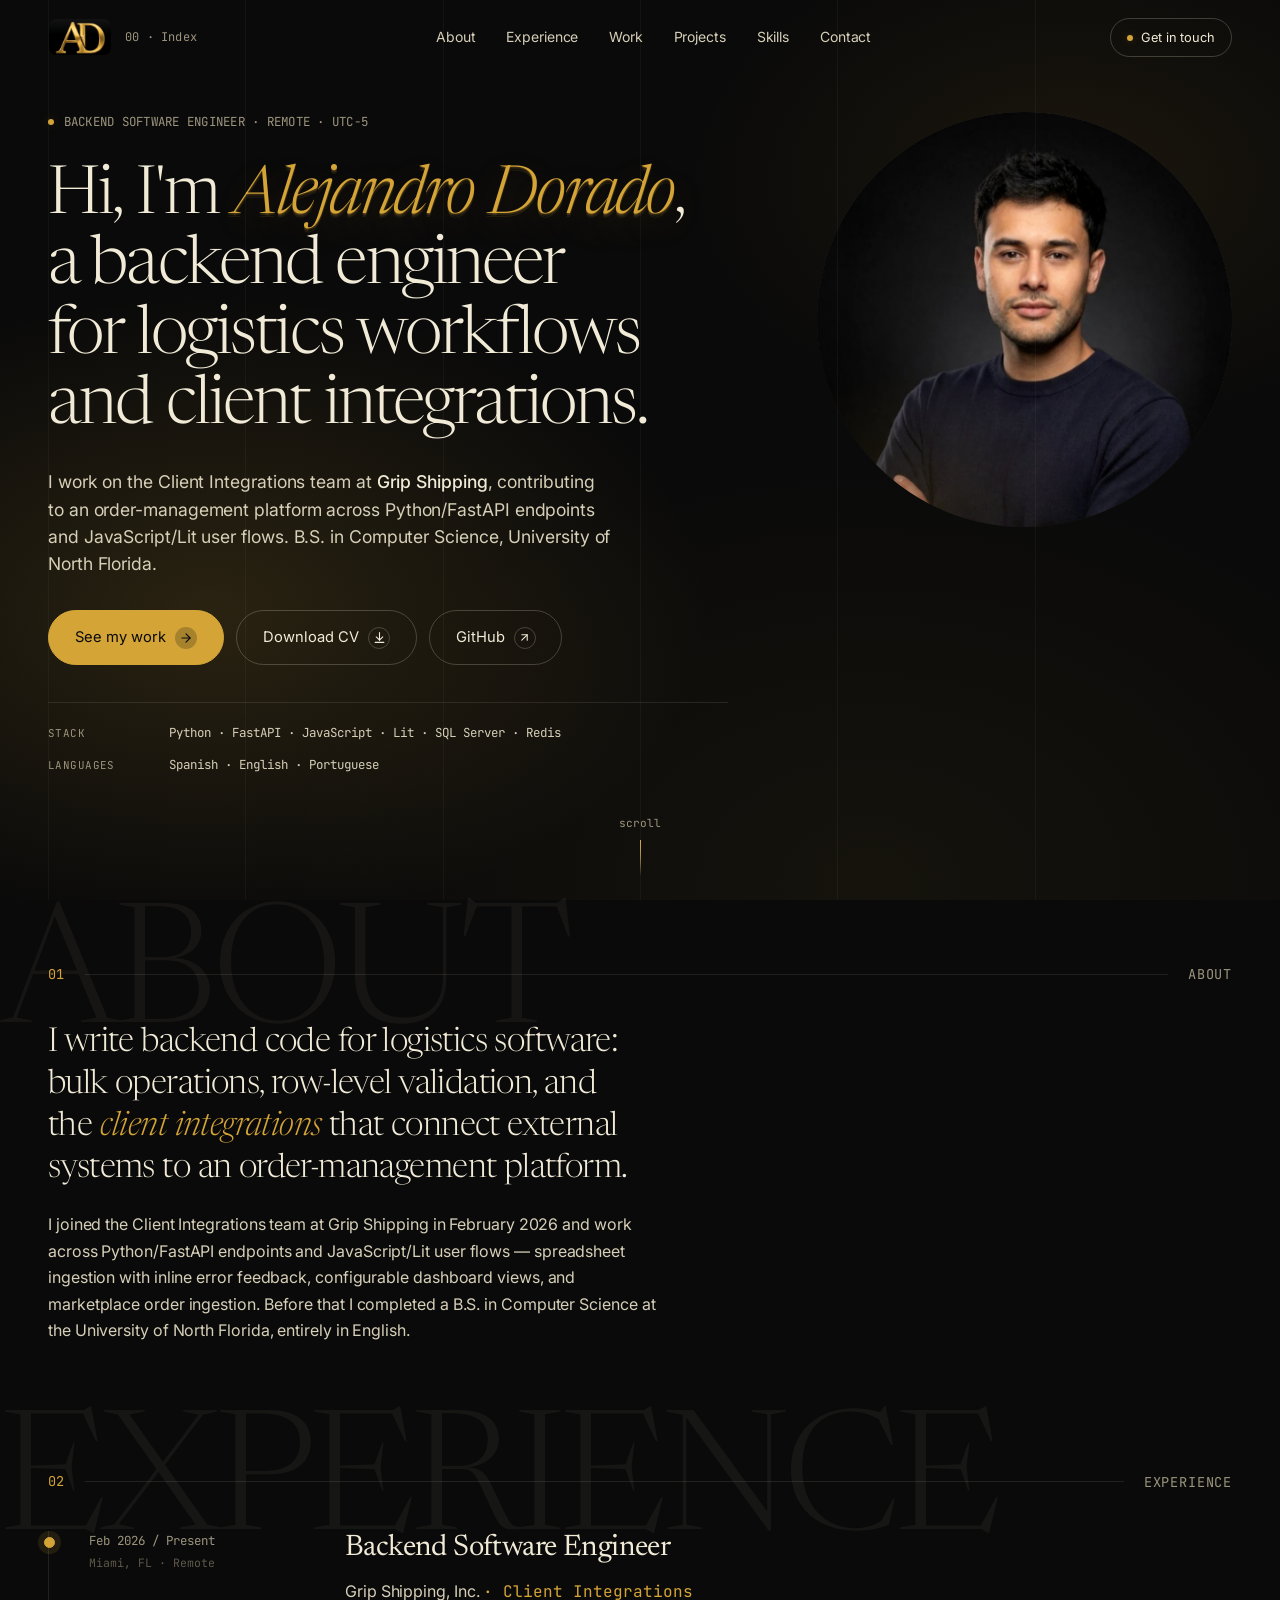
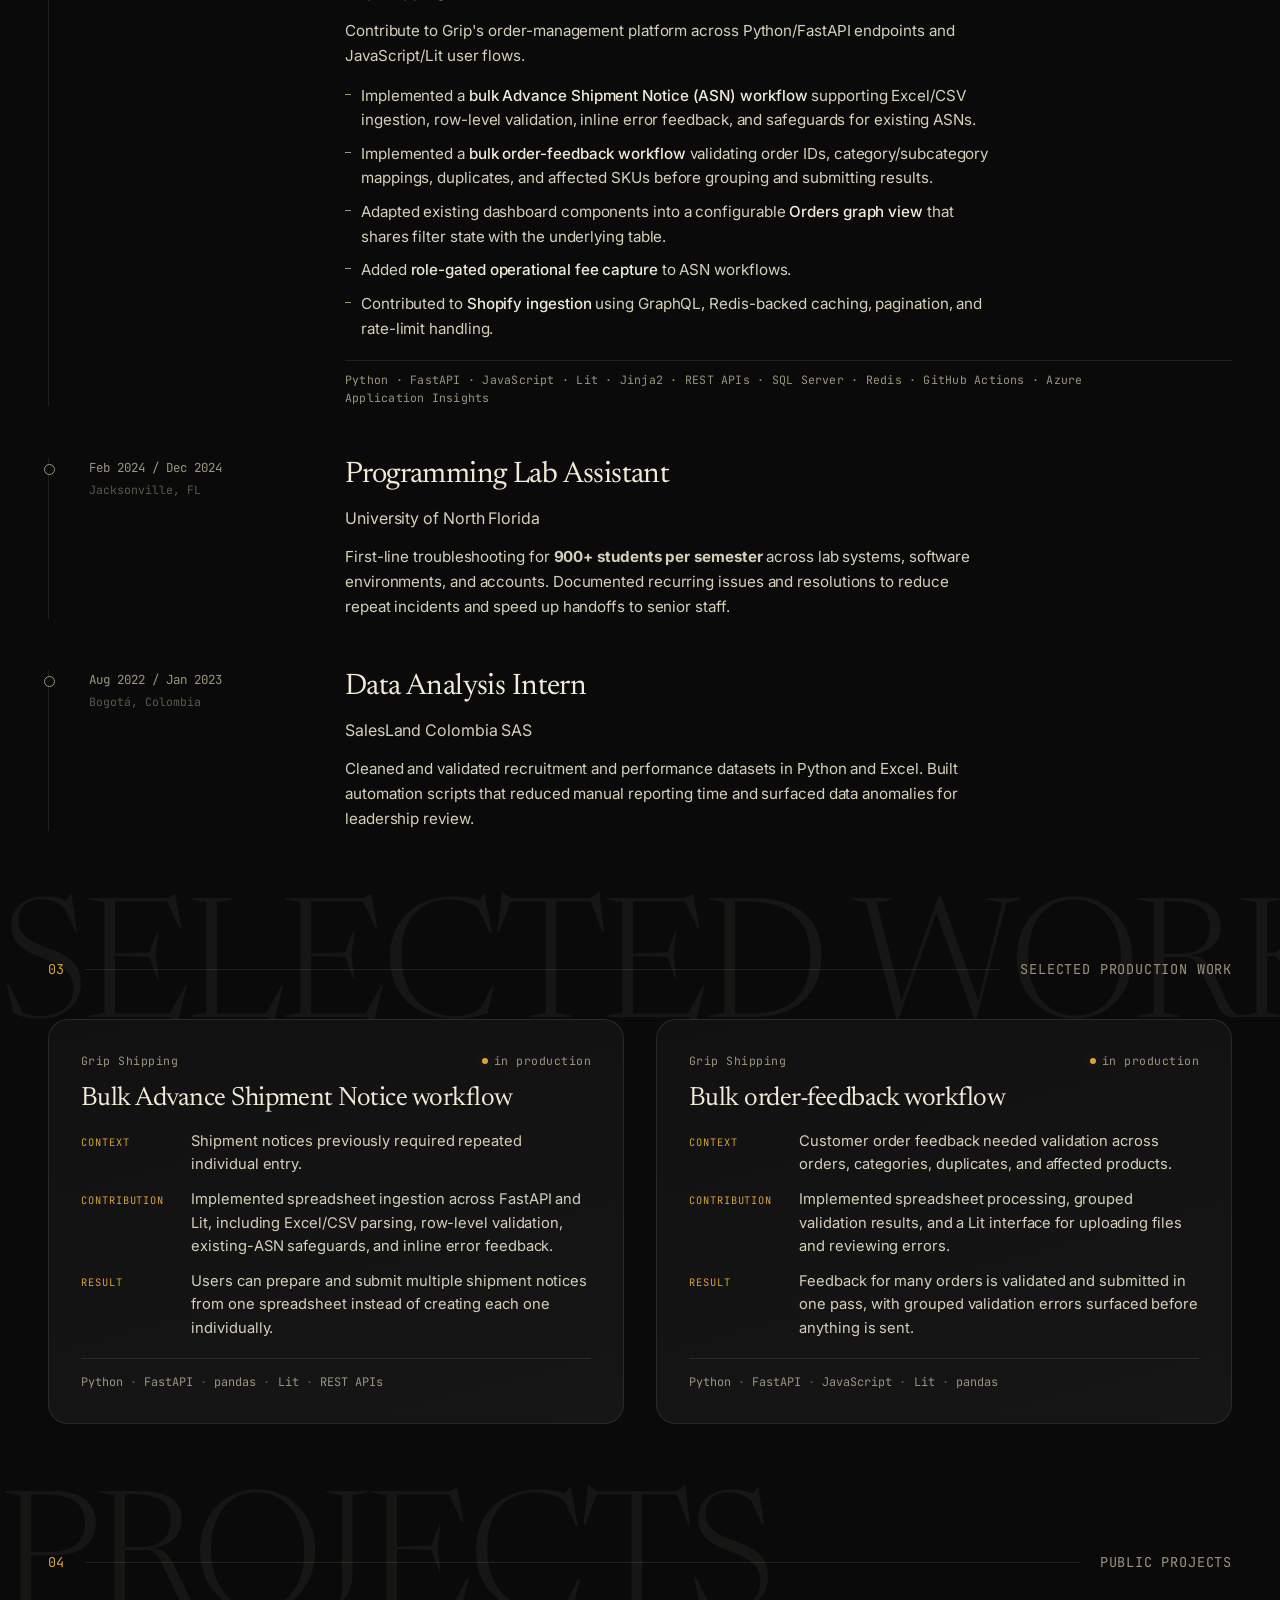
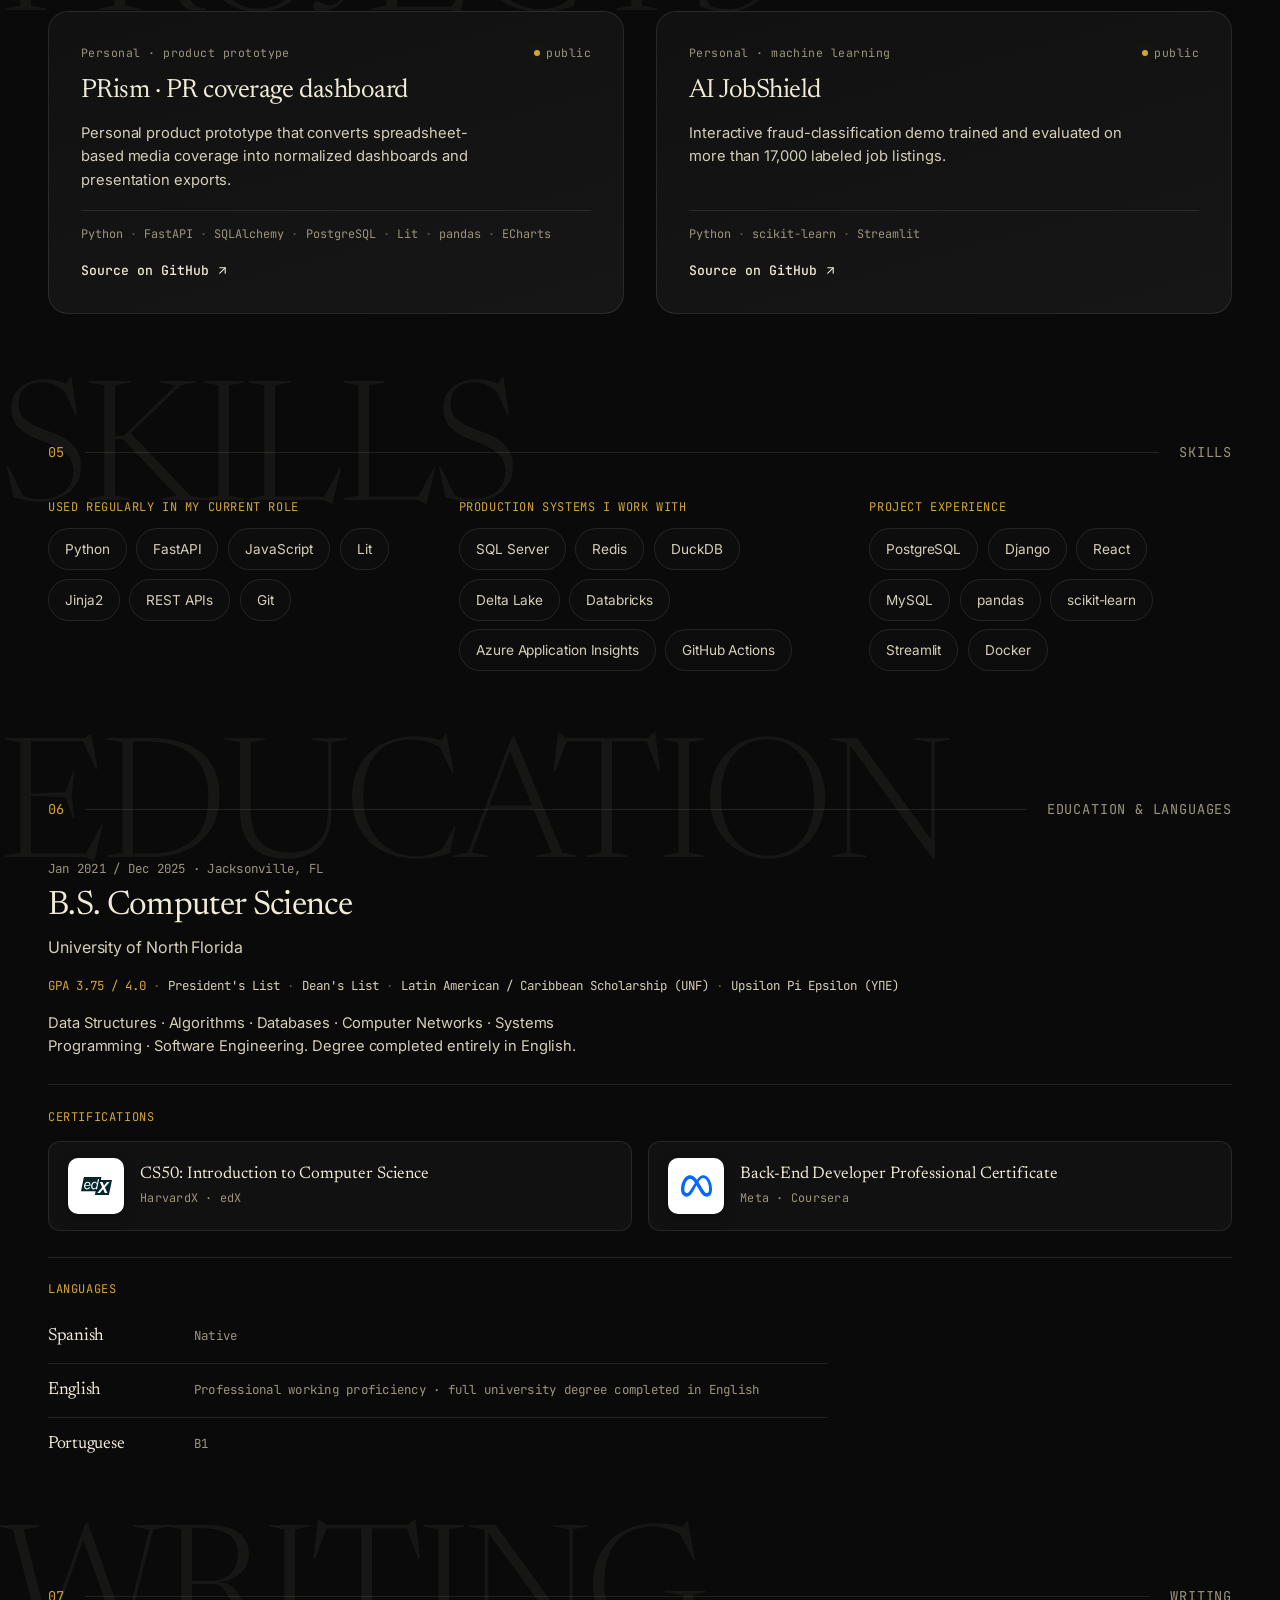
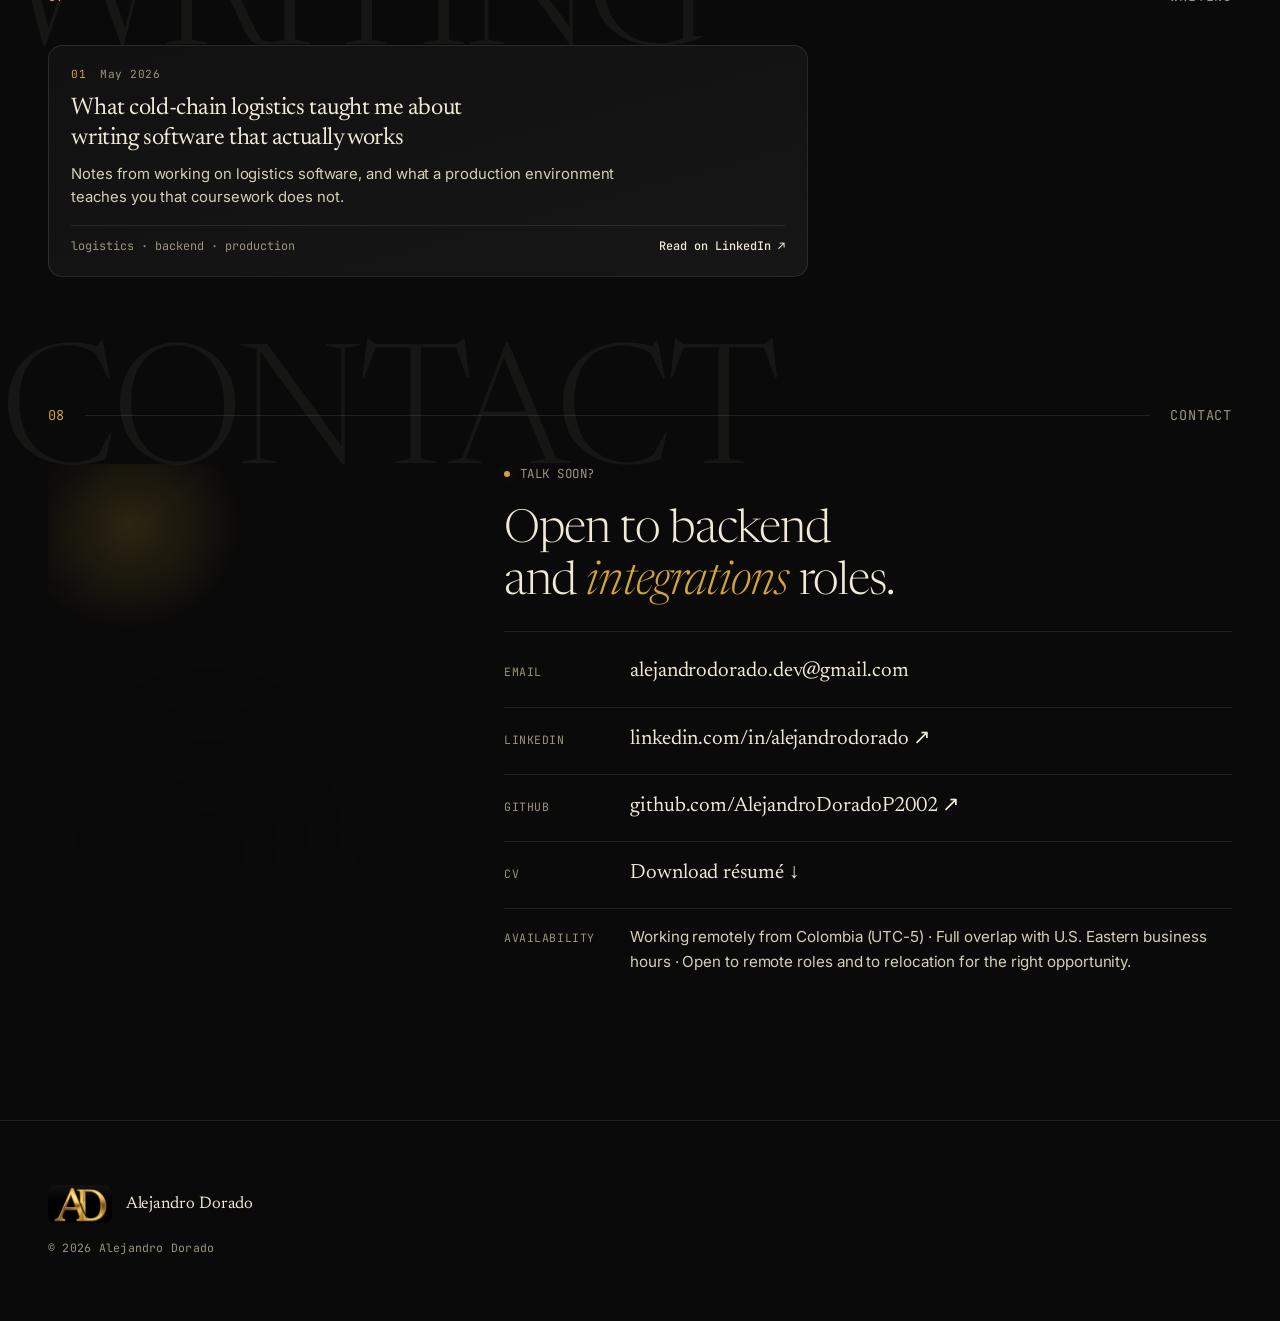
<file: index.html>
<!doctype html>
<html lang="en">
<head>
  <meta charset="utf-8">
  <meta name="viewport" content="width=device-width, initial-scale=1, viewport-fit=cover">
  <meta name="theme-color" content="#0a0a0a">
  <title>Alejandro Dorado · Backend Software Engineer</title>
  <meta name="description" content="Backend Software Engineer working on logistics workflows and client integrations in Python, FastAPI, JavaScript and Lit.">
  <meta name="author" content="Alejandro Dorado">

  <link rel="canonical" href="https://alejandro-dorado.com/">

  <meta property="og:type" content="website">
  <meta property="og:url" content="https://alejandro-dorado.com/">
  <meta property="og:title" content="Alejandro Dorado · Backend Software Engineer">
  <meta property="og:description" content="Backend Software Engineer working on logistics workflows and client integrations in Python, FastAPI, JavaScript and Lit.">
  <meta property="og:image" content="https://alejandro-dorado.com/assets/img/og-image.png">
  <meta property="og:image:width" content="1200">
  <meta property="og:image:height" content="630">
  <meta property="og:image:type" content="image/png">
  <meta name="twitter:image" content="https://alejandro-dorado.com/assets/img/og-image.png">
  <meta name="twitter:card" content="summary_large_image">

  <!-- Favicon — gold AD monogram (PNG primary, SVG fallback). -->
  <link rel="icon" type="image/png" href="assets/img/favicon.png?v=20260529">
  <link rel="icon" type="image/svg+xml" href="assets/img/favicon.svg" sizes="any">

  <link rel="preconnect" href="https://fonts.googleapis.com">
  <link rel="preconnect" href="https://fonts.gstatic.com" crossorigin>
  <!-- Newsreader (publication serif, Production Type) + Inter (body) + JetBrains Mono.
       Variable serif keeps the file count down — single woff2 covers all weights & italic. -->
  <link rel="stylesheet" href="https://fonts.googleapis.com/css2?family=Newsreader:ital,opsz,wght@0,6..72,300..700;1,6..72,300..700&family=Inter:wght@300;400;500;600;700&family=JetBrains+Mono:wght@300;400;500&display=swap">

  <link rel="preload" as="image" href="assets/img/photo-hero.jpg" fetchpriority="high">

  <link rel="stylesheet" href="styles.css?v=20260826">

  <!-- Progressive enhancement gate.
       Every element on this page is VISIBLE BY DEFAULT. The entrance
       animations only exist when this class is on <html>, which happens
       synchronously before first paint and only when JS is available AND
       the visitor has not asked for reduced motion. If this script never
       runs, the page simply renders with no animation — never blank. -->
  <script>
    (function () {
      try {
        if (!window.matchMedia("(prefers-reduced-motion: reduce)").matches) {
          document.documentElement.className += " js-reveal";
        }
      } catch (e) { /* no-op: page stays fully visible */ }
    })();
  </script>

  <!-- Person schema for Google rich results -->
  <script type="application/ld+json">
  {
    "@context": "https://schema.org",
    "@type": "Person",
    "name": "Alejandro Dorado",
    "givenName": "Alejandro",
    "familyName": "Dorado",
    "jobTitle": "Backend Software Engineer",
    "description": "Backend Software Engineer working on logistics workflows and client integrations in Python, FastAPI, JavaScript and Lit.",
    "image": "https://alejandro-dorado.com/assets/img/photo-hero.jpg",
    "url": "https://alejandro-dorado.com",
    "email": "mailto:alejandrodorado.dev@gmail.com",
    "knowsLanguage": ["Spanish", "English", "Portuguese"],
    "worksFor": {
      "@type": "Organization",
      "name": "Grip Shipping, Inc."
    },
    "alumniOf": {
      "@type": "CollegeOrUniversity",
      "name": "University of North Florida",
      "address": {
        "@type": "PostalAddress",
        "addressLocality": "Jacksonville",
        "addressRegion": "FL",
        "addressCountry": "US"
      }
    },
    "knowsAbout": [
      "Python", "FastAPI", "REST APIs", "JavaScript", "Lit", "Jinja2",
      "SQL Server", "Redis", "Backend development", "System integrations"
    ],
    "sameAs": [
      "https://linkedin.com/in/alejandrodorado",
      "https://github.com/AlejandroDoradoP2002"
    ]
  }
  </script>
</head>
<body>

  <div class="bg-grid" aria-hidden="true"><div class="bg-grid-track"></div></div>

  <a class="skip-link" href="#main">Skip to content</a>

  <!-- Reading progress bar (fixed top, fills as you scroll) -->
  <div class="progress-bar" aria-hidden="true">
    <span class="progress-bar-fill" data-progress></span>
  </div>

  <!-- Top nav -->
  <header class="nav" data-nav>
    <a href="#hero" class="nav-brand" aria-label="Alejandro Dorado, back to top">
      <span class="nav-monogram" aria-hidden="true">
        <img src="assets/img/logo-ad.png?v=20260529" alt="" loading="eager"
             onerror="this.replaceWith(Object.assign(document.createElement('span'),{textContent:'AD',className:'nav-monogram-fallback'}))">
      </span>
      <span class="nav-current mono" data-nav-current>00 · Index</span>
    </a>
    <nav class="nav-links" aria-label="Sections">
      <a href="#about">About</a>
      <a href="#experience">Experience</a>
      <a href="#work">Work</a>
      <a href="#projects">Projects</a>
      <a href="#skills">Skills</a>
      <a href="#contact">Contact</a>
    </nav>
    <a href="mailto:alejandrodorado.dev@gmail.com" class="nav-cta" data-magnetic>
      <span class="nav-cta-dot"></span>
      <span>Get in touch</span>
    </a>

    <!-- Mobile hamburger — visible only <960px -->
    <button type="button" class="nav-burger" data-burger aria-label="Open menu" aria-expanded="false" aria-controls="mobile-nav">
      <span class="nav-burger-line"></span>
      <span class="nav-burger-line"></span>
      <span class="nav-burger-line"></span>
    </button>
  </header>

  <!-- Mobile nav drawer -->
  <div class="mobile-nav" id="mobile-nav" data-mobile-nav aria-hidden="true">
    <nav class="mobile-nav-inner" aria-label="Mobile sections">
      <a href="#about" class="mobile-nav-link"><span class="mono">01</span><span>About</span></a>
      <a href="#experience" class="mobile-nav-link"><span class="mono">02</span><span>Experience</span></a>
      <a href="#work" class="mobile-nav-link"><span class="mono">03</span><span>Work</span></a>
      <a href="#projects" class="mobile-nav-link"><span class="mono">04</span><span>Projects</span></a>
      <a href="#skills" class="mobile-nav-link"><span class="mono">05</span><span>Skills</span></a>
      <a href="#education" class="mobile-nav-link"><span class="mono">06</span><span>Education</span></a>
      <a href="#writing" class="mobile-nav-link"><span class="mono">07</span><span>Writing</span></a>
      <a href="#contact" class="mobile-nav-link"><span class="mono">08</span><span>Contact</span></a>
    </nav>
    <div class="mobile-nav-foot">
      <a href="mailto:alejandrodorado.dev@gmail.com" class="mobile-nav-cta">Get in touch ↗</a>
      <a href="assets/Alejandro-Dorado-Backend-Engineer-Resume.pdf" download="Alejandro-Dorado-Backend-Engineer-Resume.pdf" class="mobile-nav-secondary">Download CV ↓</a>
    </div>
  </div>

  <main id="main">

    <!-- ============================================================
         HERO
         ============================================================ -->
    <section class="hero" id="hero" aria-label="Introduction">
      <!-- Static atmospheric layer — no animation, no filter blur -->
      <div class="hero-atmos" aria-hidden="true"></div>

      <div class="hero-grid">
        <div class="hero-text-col">
          <p class="eyebrow mono">
            <span class="dot"></span>
            <span>Backend Software Engineer · Remote · UTC-5</span>
          </p>

          <h1 class="hero-title" data-blur-reveal>Hi, I'm <em>Alejandro Dorado</em>, a backend engineer for logistics workflows and client integrations.</h1>

          <p class="hero-meta">
            I work on the Client Integrations team at <strong>Grip Shipping</strong>, contributing to an order-management platform across Python/FastAPI endpoints and JavaScript/Lit user flows. B.S. in Computer Science, University of North Florida.
          </p>

          <div class="hero-actions">
            <a href="#work" class="btn btn-pill btn-primary" data-magnetic>
              <span>See my work</span>
              <span class="btn-arrow" aria-hidden="true">
                <svg viewBox="0 0 24 24" width="14" height="14" fill="none" stroke="currentColor" stroke-width="2" stroke-linecap="round" stroke-linejoin="round"><line x1="5" y1="12" x2="19" y2="12"/><polyline points="12 5 19 12 12 19"/></svg>
              </span>
            </a>
            <a href="assets/Alejandro-Dorado-Backend-Engineer-Resume.pdf" download="Alejandro-Dorado-Backend-Engineer-Resume.pdf" class="btn btn-pill btn-ghost" data-magnetic>
              <span>Download CV</span>
              <span class="btn-arrow" aria-hidden="true">
                <svg viewBox="0 0 24 24" width="13" height="13" fill="none" stroke="currentColor" stroke-width="2" stroke-linecap="round" stroke-linejoin="round"><path d="M12 3v14"/><polyline points="6 11 12 17 18 11"/><line x1="4" y1="21" x2="20" y2="21"/></svg>
              </span>
            </a>
            <a href="https://github.com/AlejandroDoradoP2002" target="_blank" rel="noopener noreferrer" class="btn btn-pill btn-ghost">
              <span>GitHub</span>
              <span class="btn-arrow" aria-hidden="true">
                <svg viewBox="0 0 24 24" width="13" height="13" fill="none" stroke="currentColor" stroke-width="2" stroke-linecap="round" stroke-linejoin="round"><line x1="7" y1="17" x2="17" y2="7"/><polyline points="7 7 17 7 17 17"/></svg>
              </span>
            </a>
          </div>

          <dl class="hero-facts mono">
            <div class="hero-fact">
              <dt>Stack</dt>
              <dd>Python · FastAPI · JavaScript · Lit · SQL Server · Redis</dd>
            </div>
            <div class="hero-fact">
              <dt>Languages</dt>
              <dd>Spanish · English · Portuguese</dd>
            </div>
          </dl>
        </div>

        <aside class="hero-avatar-col" aria-label="Portrait">
          <div class="avatar-sticky">
            <div class="avatar avatar-static">
              <div class="avatar-face avatar-front">
                <img src="assets/img/photo-hero.jpg" alt="Alejandro Dorado"
                     onerror="this.parentElement.classList.add('photo-missing'); this.remove();">
                <div class="avatar-tint" aria-hidden="true"></div>
              </div>
              <div class="avatar-glow" aria-hidden="true"></div>
            </div>
          </div>
        </aside>
      </div>

      <a href="#about" class="hero-scroll-cue" aria-label="Scroll to next section">
        <span class="mono">scroll</span>
        <span class="hero-scroll-line" aria-hidden="true"></span>
      </a>
    </section>

    <!-- ============================================================
         01 / ABOUT
         ============================================================ -->
    <section class="section section-about" id="about" data-section-num="01" data-section-label="About">
      <header class="section-head">
        <span class="section-num mono">01</span>
        <svg class="section-rule" aria-hidden="true" viewBox="0 0 600 1" preserveAspectRatio="none"><line x1="0" y1="0.5" x2="600" y2="0.5" stroke="currentColor" stroke-width="1" pathLength="1"/></svg>
        <h2 class="section-label mono">About</h2>
      </header>

      <div class="about-text-col">
        <p class="about-lede" data-mask-reveal>I write backend code for logistics software: bulk operations, row-level validation, and the <em>client integrations</em> that connect external systems to an order-management platform.</p>

        <p class="about-body reveal">
          I joined the Client Integrations team at Grip Shipping in February 2026 and work across Python/FastAPI endpoints and JavaScript/Lit user flows — spreadsheet ingestion with inline error feedback, configurable dashboard views, and marketplace order ingestion. Before that I completed a B.S. in Computer Science at the University of North Florida, entirely in English.
        </p>
      </div>
    </section>

    <!-- ============================================================
         02 / EXPERIENCE
         ============================================================ -->
    <section class="section section-work" id="experience" data-section-num="02" data-section-label="Experience">
      <header class="section-head">
        <span class="section-num mono">02</span>
        <svg class="section-rule" aria-hidden="true" viewBox="0 0 600 1" preserveAspectRatio="none"><line x1="0" y1="0.5" x2="600" y2="0.5" stroke="currentColor" stroke-width="1" pathLength="1"/></svg>
        <h2 class="section-label mono">Experience</h2>
      </header>

      <ol class="timeline">
        <li class="timeline-item is-current">
          <div class="timeline-spine" aria-hidden="true">
            <span class="timeline-dot"></span>
          </div>
          <div class="timeline-meta">
            <span class="mono">Feb 2026 / Present</span>
            <span class="timeline-loc mono">Miami, FL · Remote</span>
          </div>
          <div class="timeline-body">
            <h3 class="timeline-role">Backend Software Engineer</h3>
            <p class="timeline-org">
              Grip Shipping, Inc. <span class="amber mono">· Client Integrations</span>
            </p>
            <p class="timeline-desc">
              Contribute to Grip's order-management platform across Python/FastAPI endpoints and JavaScript/Lit user flows.
            </p>
            <ul class="timeline-bullets">
              <li>Implemented a <strong>bulk Advance Shipment Notice (ASN) workflow</strong> supporting Excel/CSV ingestion, row-level validation, inline error feedback, and safeguards for existing ASNs.</li>
              <li>Implemented a <strong>bulk order-feedback workflow</strong> validating order IDs, category/subcategory mappings, duplicates, and affected SKUs before grouping and submitting results.</li>
              <li>Adapted existing dashboard components into a configurable <strong>Orders graph view</strong> that shares filter state with the underlying table.</li>
              <li>Added <strong>role-gated operational fee capture</strong> to ASN workflows.</li>
              <li>Contributed to <strong>Shopify ingestion</strong> using GraphQL, Redis-backed caching, pagination, and rate-limit handling.</li>
            </ul>
            <p class="timeline-stack mono">Python · FastAPI · JavaScript · Lit · Jinja2 · REST APIs · SQL Server · Redis · GitHub Actions · Azure Application Insights</p>
          </div>
        </li>

        <li class="timeline-item">
          <div class="timeline-spine" aria-hidden="true">
            <span class="timeline-dot"></span>
          </div>
          <div class="timeline-meta">
            <span class="mono">Feb 2024 / Dec 2024</span>
            <span class="timeline-loc mono">Jacksonville, FL</span>
          </div>
          <div class="timeline-body">
            <h3 class="timeline-role">Programming Lab Assistant</h3>
            <p class="timeline-org">University of North Florida</p>
            <p class="timeline-desc">
              First-line troubleshooting for <strong>900+ students per semester</strong> across lab systems, software environments, and accounts. Documented recurring issues and resolutions to reduce repeat incidents and speed up handoffs to senior staff.
            </p>
          </div>
        </li>

        <li class="timeline-item">
          <div class="timeline-spine" aria-hidden="true">
            <span class="timeline-dot"></span>
          </div>
          <div class="timeline-meta">
            <span class="mono">Aug 2022 / Jan 2023</span>
            <span class="timeline-loc mono">Bogotá, Colombia</span>
          </div>
          <div class="timeline-body">
            <h3 class="timeline-role">Data Analysis Intern</h3>
            <p class="timeline-org">SalesLand Colombia SAS</p>
            <p class="timeline-desc">
              Cleaned and validated recruitment and performance datasets in Python and Excel. Built automation scripts that reduced manual reporting time and surfaced data anomalies for leadership review.
            </p>
          </div>
        </li>
      </ol>
    </section>

    <!-- ============================================================
         03 / SELECTED PRODUCTION WORK
         ============================================================ -->
    <section class="section section-cases" id="work" data-section-num="03" data-section-label="Selected Work">
      <header class="section-head">
        <span class="section-num mono">03</span>
        <svg class="section-rule" aria-hidden="true" viewBox="0 0 600 1" preserveAspectRatio="none"><line x1="0" y1="0.5" x2="600" y2="0.5" stroke="currentColor" stroke-width="1" pathLength="1"/></svg>
        <h2 class="section-label mono">Selected production work</h2>
      </header>

      <div class="projects-grid">
        <article class="project-card project-card-flat">
          <div class="project-meta mono">
            <span class="project-org">Grip Shipping</span>
            <span class="project-status"><span class="dot"></span> in production</span>
          </div>
          <h3 class="project-title">Bulk Advance Shipment Notice workflow</h3>
          <dl class="case-list">
            <div class="case-row">
              <dt class="mono">Context</dt>
              <dd>Shipment notices previously required repeated individual entry.</dd>
            </div>
            <div class="case-row">
              <dt class="mono">Contribution</dt>
              <dd>Implemented spreadsheet ingestion across FastAPI and Lit, including Excel/CSV parsing, row-level validation, existing-ASN safeguards, and inline error feedback.</dd>
            </div>
            <div class="case-row">
              <dt class="mono">Result</dt>
              <dd>Users can prepare and submit multiple shipment notices from one spreadsheet instead of creating each one individually.</dd>
            </div>
          </dl>
          <ul class="project-tags mono">
            <li>Python</li>
            <li>FastAPI</li>
            <li>pandas</li>
            <li>Lit</li>
            <li>REST APIs</li>
          </ul>
        </article>

        <article class="project-card project-card-flat">
          <div class="project-meta mono">
            <span class="project-org">Grip Shipping</span>
            <span class="project-status"><span class="dot"></span> in production</span>
          </div>
          <h3 class="project-title">Bulk order-feedback workflow</h3>
          <dl class="case-list">
            <div class="case-row">
              <dt class="mono">Context</dt>
              <dd>Customer order feedback needed validation across orders, categories, duplicates, and affected products.</dd>
            </div>
            <div class="case-row">
              <dt class="mono">Contribution</dt>
              <dd>Implemented spreadsheet processing, grouped validation results, and a Lit interface for uploading files and reviewing errors.</dd>
            </div>
            <div class="case-row">
              <dt class="mono">Result</dt>
              <dd>Feedback for many orders is validated and submitted in one pass, with grouped validation errors surfaced before anything is sent.</dd>
            </div>
          </dl>
          <ul class="project-tags mono">
            <li>Python</li>
            <li>FastAPI</li>
            <li>JavaScript</li>
            <li>Lit</li>
            <li>pandas</li>
          </ul>
        </article>
      </div>
    </section>

    <!-- ============================================================
         04 / PUBLIC PROJECTS
         ============================================================ -->
    <section class="section section-projects" id="projects" data-section-num="04" data-section-label="Projects">
      <header class="section-head">
        <span class="section-num mono">04</span>
        <svg class="section-rule" aria-hidden="true" viewBox="0 0 600 1" preserveAspectRatio="none"><line x1="0" y1="0.5" x2="600" y2="0.5" stroke="currentColor" stroke-width="1" pathLength="1"/></svg>
        <h2 class="section-label mono">Public projects</h2>
      </header>

      <div class="projects-grid">
        <article class="project-card project-card-flat">
          <div class="project-meta mono">
            <span class="project-org">Personal · product prototype</span>
            <span class="project-status"><span class="dot"></span> public</span>
          </div>
          <h3 class="project-title">PRism · PR coverage dashboard</h3>
          <p class="project-desc">Personal product prototype that converts spreadsheet-based media coverage into normalized dashboards and presentation exports.</p>
          <ul class="project-tags mono">
            <li>Python</li>
            <li>FastAPI</li>
            <li>SQLAlchemy</li>
            <li>PostgreSQL</li>
            <li>Lit</li>
            <li>pandas</li>
            <li>ECharts</li>
          </ul>
          <div class="project-foot mono">
            <a href="https://github.com/AlejandroDoradoP2002/pr-coverage-dashboard" target="_blank" rel="noopener noreferrer" class="project-link" data-magnetic>
              <span>Source on GitHub</span>
              <svg viewBox="0 0 24 24" width="13" height="13" fill="none" stroke="currentColor" stroke-width="2" stroke-linecap="round" stroke-linejoin="round" class="project-link-arrow"><line x1="7" y1="17" x2="17" y2="7"/><polyline points="7 7 17 7 17 17"/></svg>
            </a>
          </div>
        </article>

        <article class="project-card project-card-flat">
          <div class="project-meta mono">
            <span class="project-org">Personal · machine learning</span>
            <span class="project-status"><span class="dot"></span> public</span>
          </div>
          <h3 class="project-title">AI JobShield</h3>
          <p class="project-desc">Interactive fraud-classification demo trained and evaluated on more than 17,000 labeled job listings.</p>
          <ul class="project-tags mono">
            <li>Python</li>
            <li>scikit-learn</li>
            <li>Streamlit</li>
          </ul>
          <div class="project-foot mono">
            <a href="https://github.com/AlejandroDoradoP2002/ai-jobshield" target="_blank" rel="noopener noreferrer" class="project-link" data-magnetic>
              <span>Source on GitHub</span>
              <svg viewBox="0 0 24 24" width="13" height="13" fill="none" stroke="currentColor" stroke-width="2" stroke-linecap="round" stroke-linejoin="round" class="project-link-arrow"><line x1="7" y1="17" x2="17" y2="7"/><polyline points="7 7 17 7 17 17"/></svg>
            </a>
          </div>
        </article>
      </div>
    </section>

    <!-- ============================================================
         05 / SKILLS — grouped by evidence, not by buzzword
         ============================================================ -->
    <section class="section section-stack" id="skills" data-section-num="05" data-section-label="Skills">
      <header class="section-head">
        <span class="section-num mono">05</span>
        <svg class="section-rule" aria-hidden="true" viewBox="0 0 600 1" preserveAspectRatio="none"><line x1="0" y1="0.5" x2="600" y2="0.5" stroke="currentColor" stroke-width="1" pathLength="1"/></svg>
        <h2 class="section-label mono">Skills</h2>
      </header>

      <div class="stack-groups">
        <div class="stack-group">
          <h4 class="stack-cat mono">Used regularly in my current role</h4>
          <ul class="stack-tags">
            <li>Python</li><li>FastAPI</li><li>JavaScript</li><li>Lit</li><li>Jinja2</li><li>REST APIs</li><li>Git</li>
          </ul>
        </div>
        <div class="stack-group">
          <h4 class="stack-cat mono">Production systems I work with</h4>
          <ul class="stack-tags">
            <li>SQL Server</li><li>Redis</li><li>DuckDB</li><li>Delta Lake</li><li>Databricks</li><li>Azure Application Insights</li><li>GitHub Actions</li>
          </ul>
        </div>
        <div class="stack-group">
          <h4 class="stack-cat mono">Project experience</h4>
          <ul class="stack-tags">
            <li>PostgreSQL</li><li>Django</li><li>React</li><li>MySQL</li><li>pandas</li><li>scikit-learn</li><li>Streamlit</li><li>Docker</li>
          </ul>
        </div>
      </div>
    </section>

    <!-- ============================================================
         06 / EDUCATION & LANGUAGES
         ============================================================ -->
    <section class="section section-education" id="education" data-section-num="06" data-section-label="Education">
      <header class="section-head">
        <span class="section-num mono">06</span>
        <svg class="section-rule" aria-hidden="true" viewBox="0 0 600 1" preserveAspectRatio="none"><line x1="0" y1="0.5" x2="600" y2="0.5" stroke="currentColor" stroke-width="1" pathLength="1"/></svg>
        <h2 class="section-label mono">Education &amp; languages</h2>
      </header>

      <ol class="edu-list">
        <li class="edu-item">
          <div class="edu-meta mono">Jan 2021 / Dec 2025 · Jacksonville, FL</div>
          <h3 class="edu-degree">B.S. Computer Science</h3>
          <p class="edu-school">University of North Florida</p>
          <ul class="edu-tags mono">
            <li><span class="amber">GPA 3.75 / 4.0</span></li>
            <li>President's List</li>
            <li>Dean's List</li>
            <li>Latin American / Caribbean Scholarship (UNF)</li>
            <li>Upsilon Pi Epsilon (ΥΠΕ)</li>
          </ul>
          <p class="edu-courses">Data Structures · Algorithms · Databases · Computer Networks · Systems Programming · Software Engineering. Degree completed entirely in English.</p>
        </li>
      </ol>

      <div class="certs">
        <h4 class="certs-head mono">Certifications</h4>
        <ul class="certs-list">

          <li class="cert">
            <span class="cert-logo cert-logo-light" aria-hidden="true">
              <img src="assets/img/certs/edx.svg" alt="" width="30" height="30" loading="lazy" decoding="async">
            </span>
            <span class="cert-body">
              <span class="cert-name">CS50: Introduction to Computer Science</span>
              <span class="cert-issuer mono">HarvardX · edX</span>
            </span>
          </li>

          <li class="cert">
            <span class="cert-logo cert-logo-light" aria-hidden="true">
              <img src="assets/img/certs/meta.svg" alt="" width="30" height="30" loading="lazy" decoding="async">
            </span>
            <span class="cert-body">
              <span class="cert-name">Back-End Developer Professional Certificate</span>
              <span class="cert-issuer mono">Meta · Coursera</span>
            </span>
          </li>

        </ul>
      </div>

      <div class="langs">
        <h4 class="certs-head mono">Languages</h4>
        <ul class="langs-plain">
          <li>
            <span class="lang-plain-name">Spanish</span>
            <span class="lang-plain-level mono">Native</span>
          </li>
          <li>
            <span class="lang-plain-name">English</span>
            <span class="lang-plain-level mono">Professional working proficiency · full university degree completed in English</span>
          </li>
          <li>
            <span class="lang-plain-name">Portuguese</span>
            <span class="lang-plain-level mono">B1</span>
          </li>
        </ul>
      </div>
    </section>

    <!-- ============================================================
         07 / WRITING
         ============================================================
         HOW TO ADD AN ARTICLE:
         1. Duplicate the <li class="article-card"> block below.
         2. Replace the href with your LinkedIn article URL.
         3. Replace the number, title, date and excerpt.
         ============================================================ -->
    <section class="section section-articles" id="writing" data-section-num="07" data-section-label="Writing">
      <header class="section-head">
        <span class="section-num mono">07</span>
        <svg class="section-rule" aria-hidden="true" viewBox="0 0 600 1" preserveAspectRatio="none"><line x1="0" y1="0.5" x2="600" y2="0.5" stroke="currentColor" stroke-width="1" pathLength="1"/></svg>
        <h2 class="section-label mono">Writing</h2>
      </header>

      <ol class="articles-list">
        <li class="article-card">
          <a href="https://www.linkedin.com/pulse/what-cold-chain-logistics-taught-me-writing-software-actually-dorado-nqwze/" target="_blank" rel="noopener noreferrer" class="article-link">
            <div class="article-meta mono">
              <span class="article-num">01</span>
              <span class="article-date">May 2026</span>
            </div>
            <h3 class="article-title">What cold-chain logistics taught me about writing software that actually works</h3>
            <p class="article-excerpt">Notes from working on logistics software, and what a production environment teaches you that coursework does not.</p>
            <div class="article-foot mono">
              <span class="article-tags">logistics · backend · production</span>
              <span class="article-cta">Read on LinkedIn <span aria-hidden="true">↗</span></span>
            </div>
          </a>
        </li>
      </ol>
    </section>

    <!-- ============================================================
         08 / CONTACT
         ============================================================ -->
    <section class="section section-contact" id="contact" data-section-num="08" data-section-label="Contact">
      <header class="section-head">
        <span class="section-num mono">08</span>
        <svg class="section-rule" aria-hidden="true" viewBox="0 0 600 1" preserveAspectRatio="none"><line x1="0" y1="0.5" x2="600" y2="0.5" stroke="currentColor" stroke-width="1" pathLength="1"/></svg>
        <h2 class="section-label mono">Contact</h2>
      </header>

      <div class="contact-grid">
        <div class="contact-photo-col">
          <div class="contact-photo-wrap" data-tilt>
            <div class="contact-photo-zoom">
              <img src="assets/img/photo-contact.jpg"
                   alt="Alejandro Dorado, portrait"
                   class="contact-photo"
                   loading="lazy"
                   decoding="async"
                   data-photo-reveal
                   onerror="this.parentElement.classList.add('photo-missing'); this.remove();">
            </div>
          </div>
        </div>

        <div class="contact-text-col">
          <p class="contact-eyebrow mono"><span class="dot"></span> Talk soon?</p>
          <h3 class="contact-title" data-mask-reveal>Open to backend and <em>integrations</em> roles.</h3>

          <ul class="contact-links">
            <li>
              <span class="contact-key mono">Email</span>
              <a href="mailto:alejandrodorado.dev@gmail.com" class="contact-val" data-magnetic>alejandrodorado.dev@gmail.com</a>
            </li>
            <li>
              <span class="contact-key mono">LinkedIn</span>
              <a href="https://linkedin.com/in/alejandrodorado" target="_blank" rel="noopener noreferrer" class="contact-val" data-magnetic>linkedin.com/in/alejandrodorado<span aria-hidden="true"> ↗</span></a>
            </li>
            <li>
              <span class="contact-key mono">GitHub</span>
              <a href="https://github.com/AlejandroDoradoP2002" target="_blank" rel="noopener noreferrer" class="contact-val" data-magnetic>github.com/AlejandroDoradoP2002<span aria-hidden="true"> ↗</span></a>
            </li>
            <li>
              <span class="contact-key mono">CV</span>
              <a href="assets/Alejandro-Dorado-Backend-Engineer-Resume.pdf" download="Alejandro-Dorado-Backend-Engineer-Resume.pdf" class="contact-val" data-magnetic>Download résumé <span aria-hidden="true">↓</span></a>
            </li>
            <li>
              <span class="contact-key mono">Availability</span>
              <span class="contact-val contact-val-static">Working remotely from Colombia (UTC-5) · Full overlap with U.S. Eastern business hours · Open to remote roles and to relocation for the right opportunity.</span>
            </li>
          </ul>
        </div>
      </div>
    </section>

  </main>

  <footer class="footer">
    <div class="footer-inner">
      <div class="footer-brand">
        <span class="footer-monogram mono" aria-hidden="true"></span>
        <span class="footer-name">Alejandro Dorado</span>
      </div>
      <p class="footer-tag mono">© 2026 Alejandro Dorado</p>
    </div>
  </footer>

  <!-- Scripts: lean payload — no framework, no animation library. -->
  <script defer src="lib/manifest.js?v=20260826"></script>
  <script defer src="main.js?v=20260826"></script>
</body>
</html>
</file>
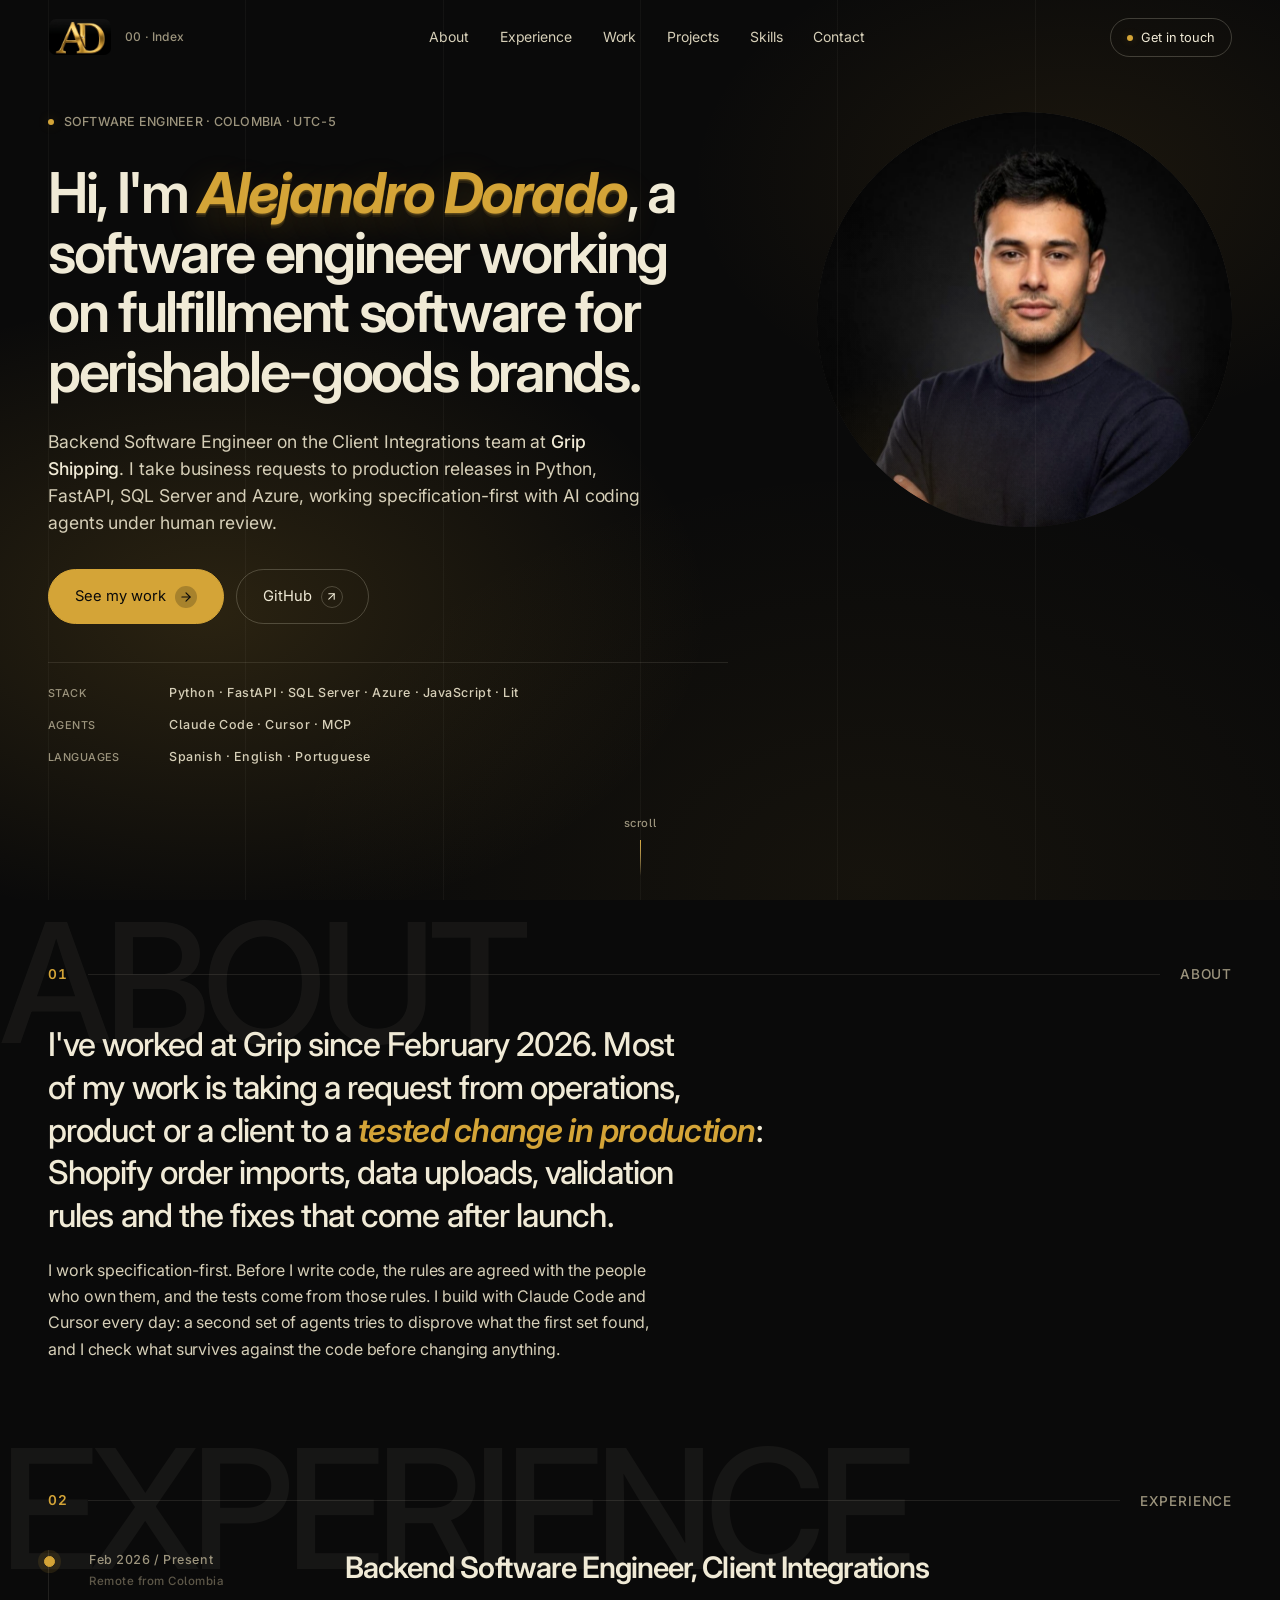
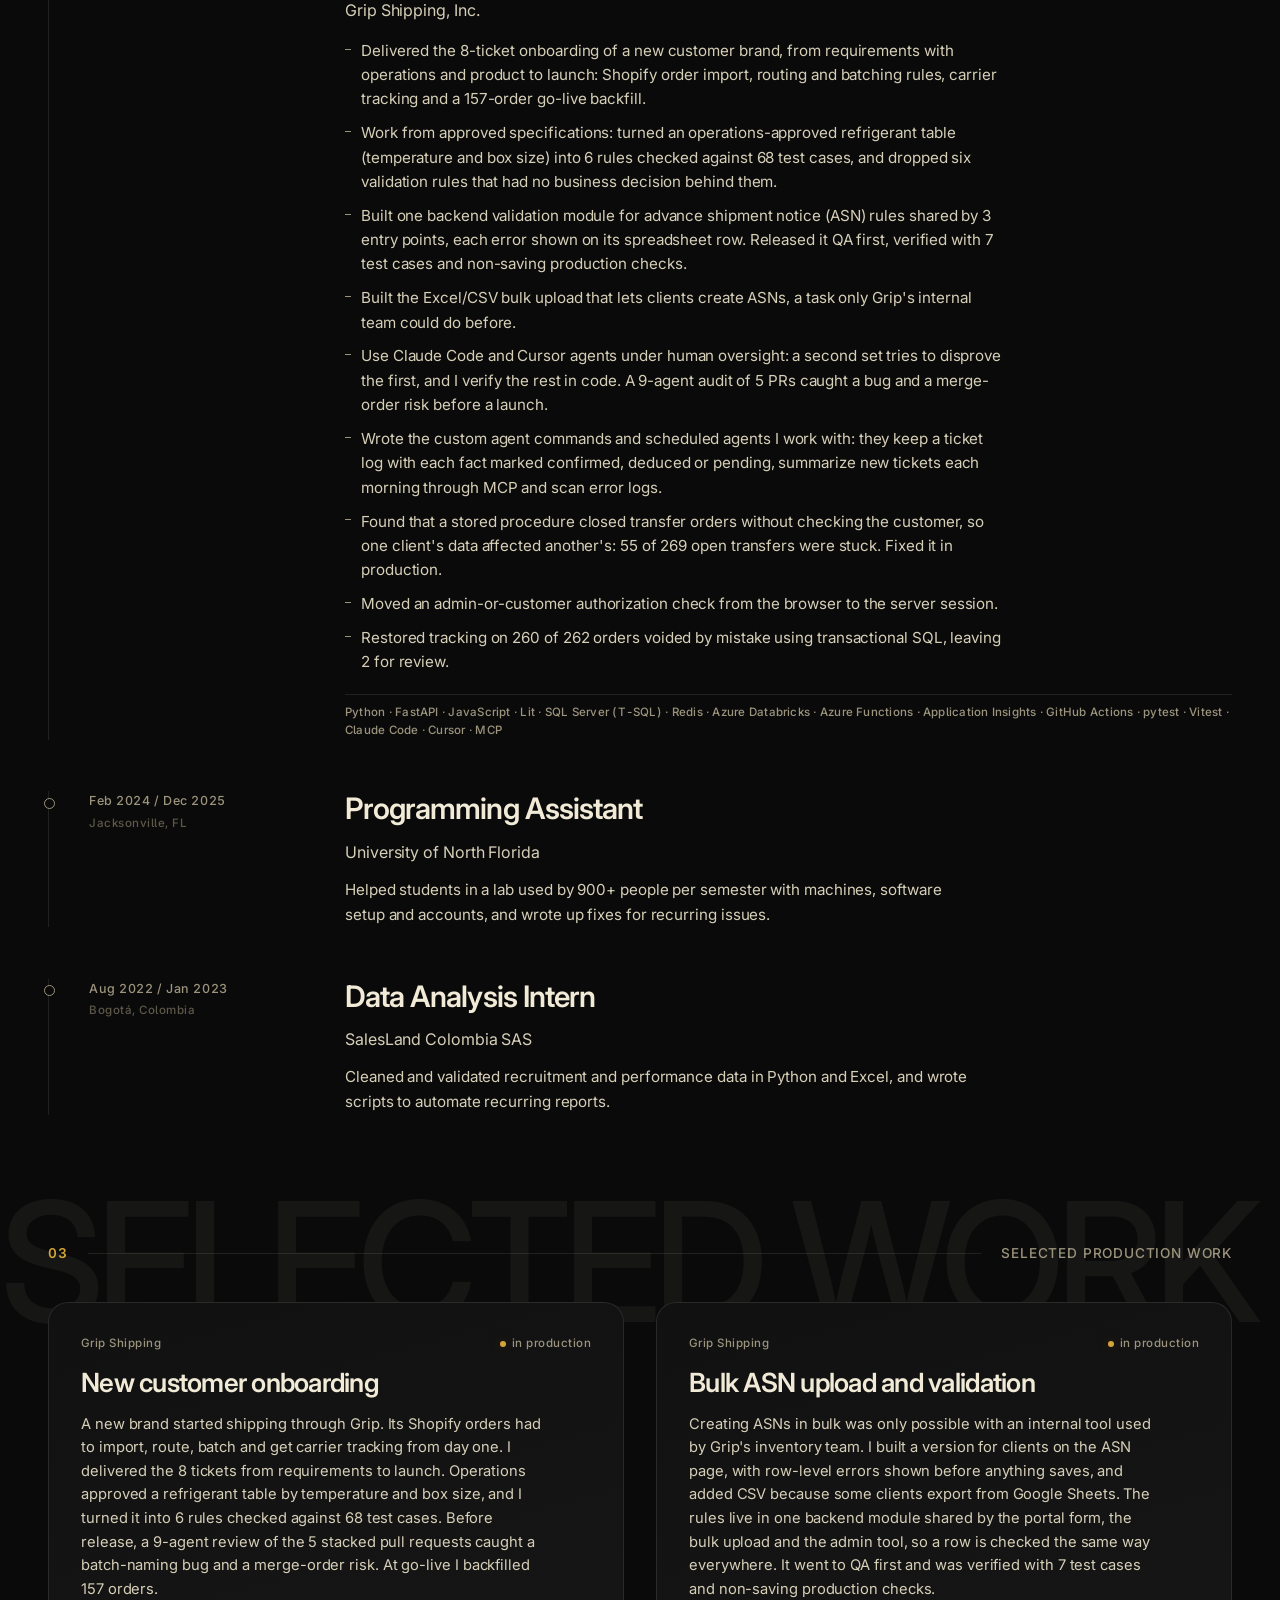
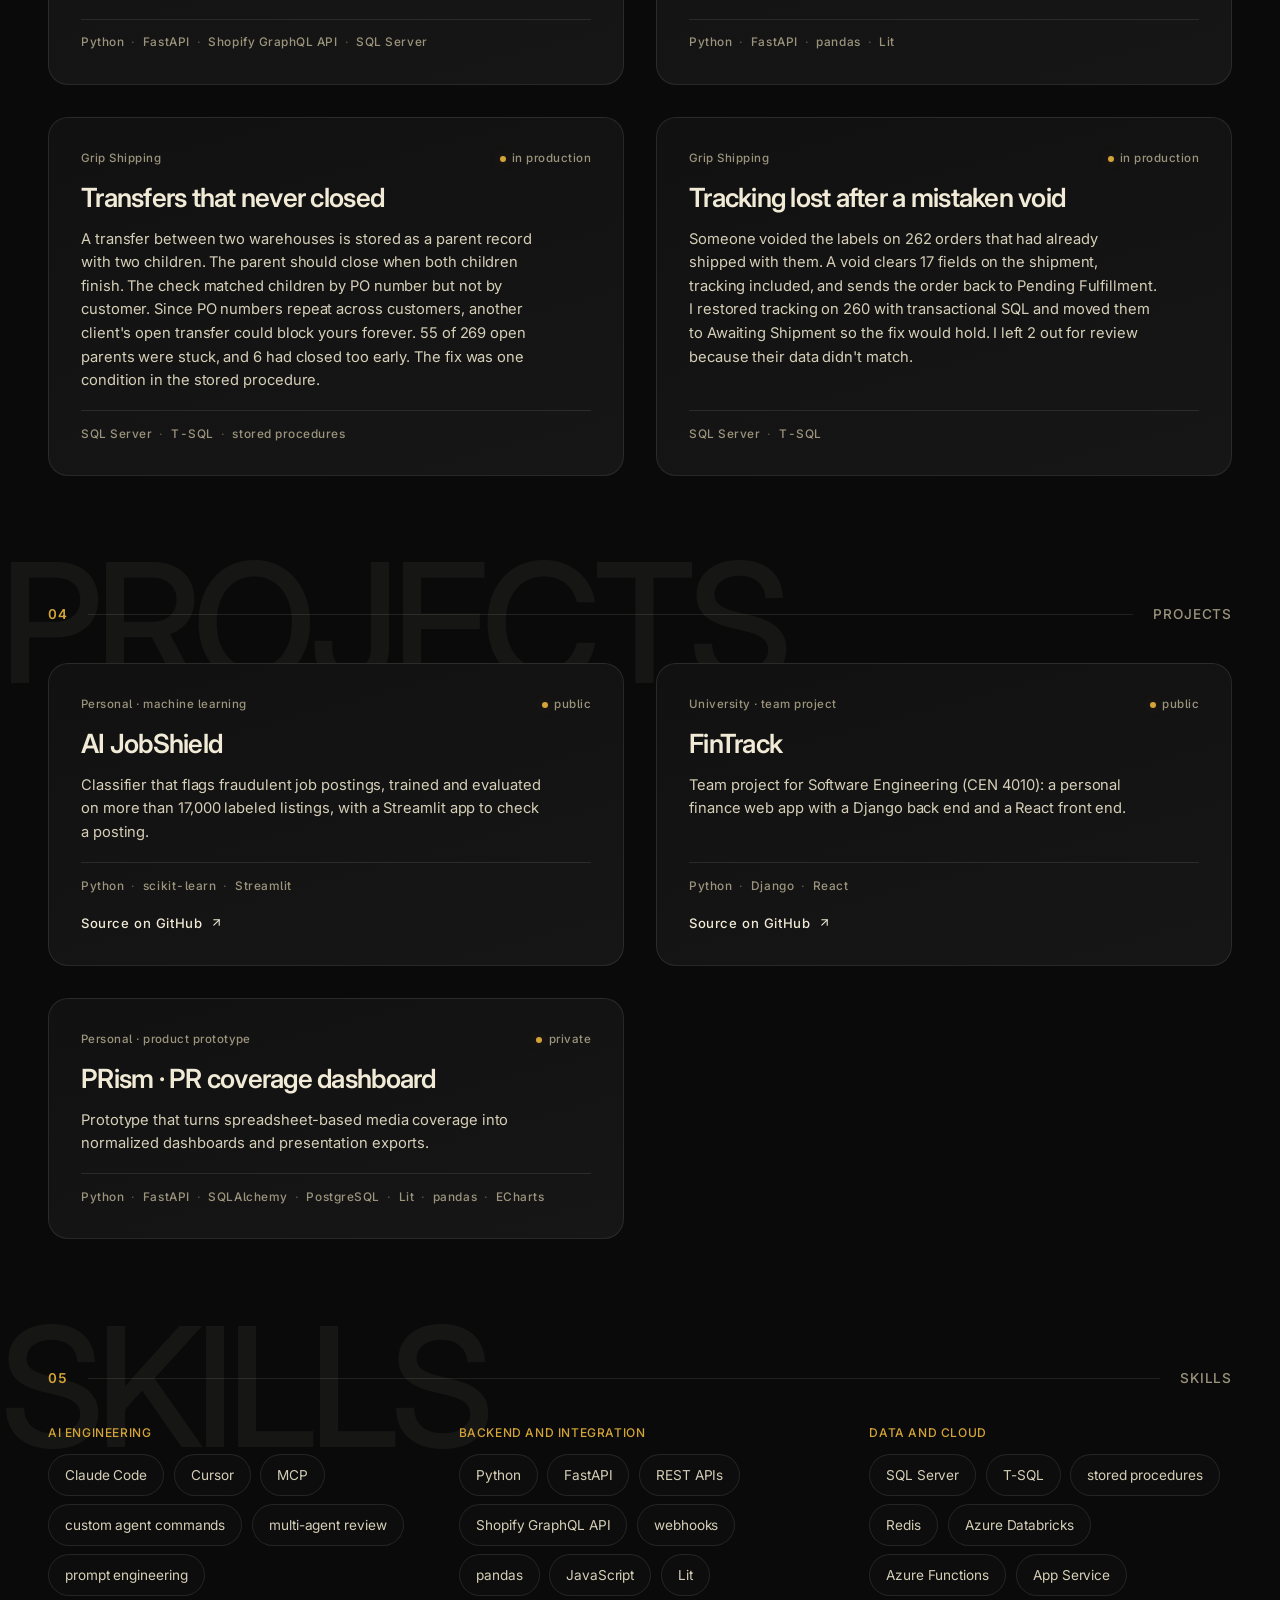
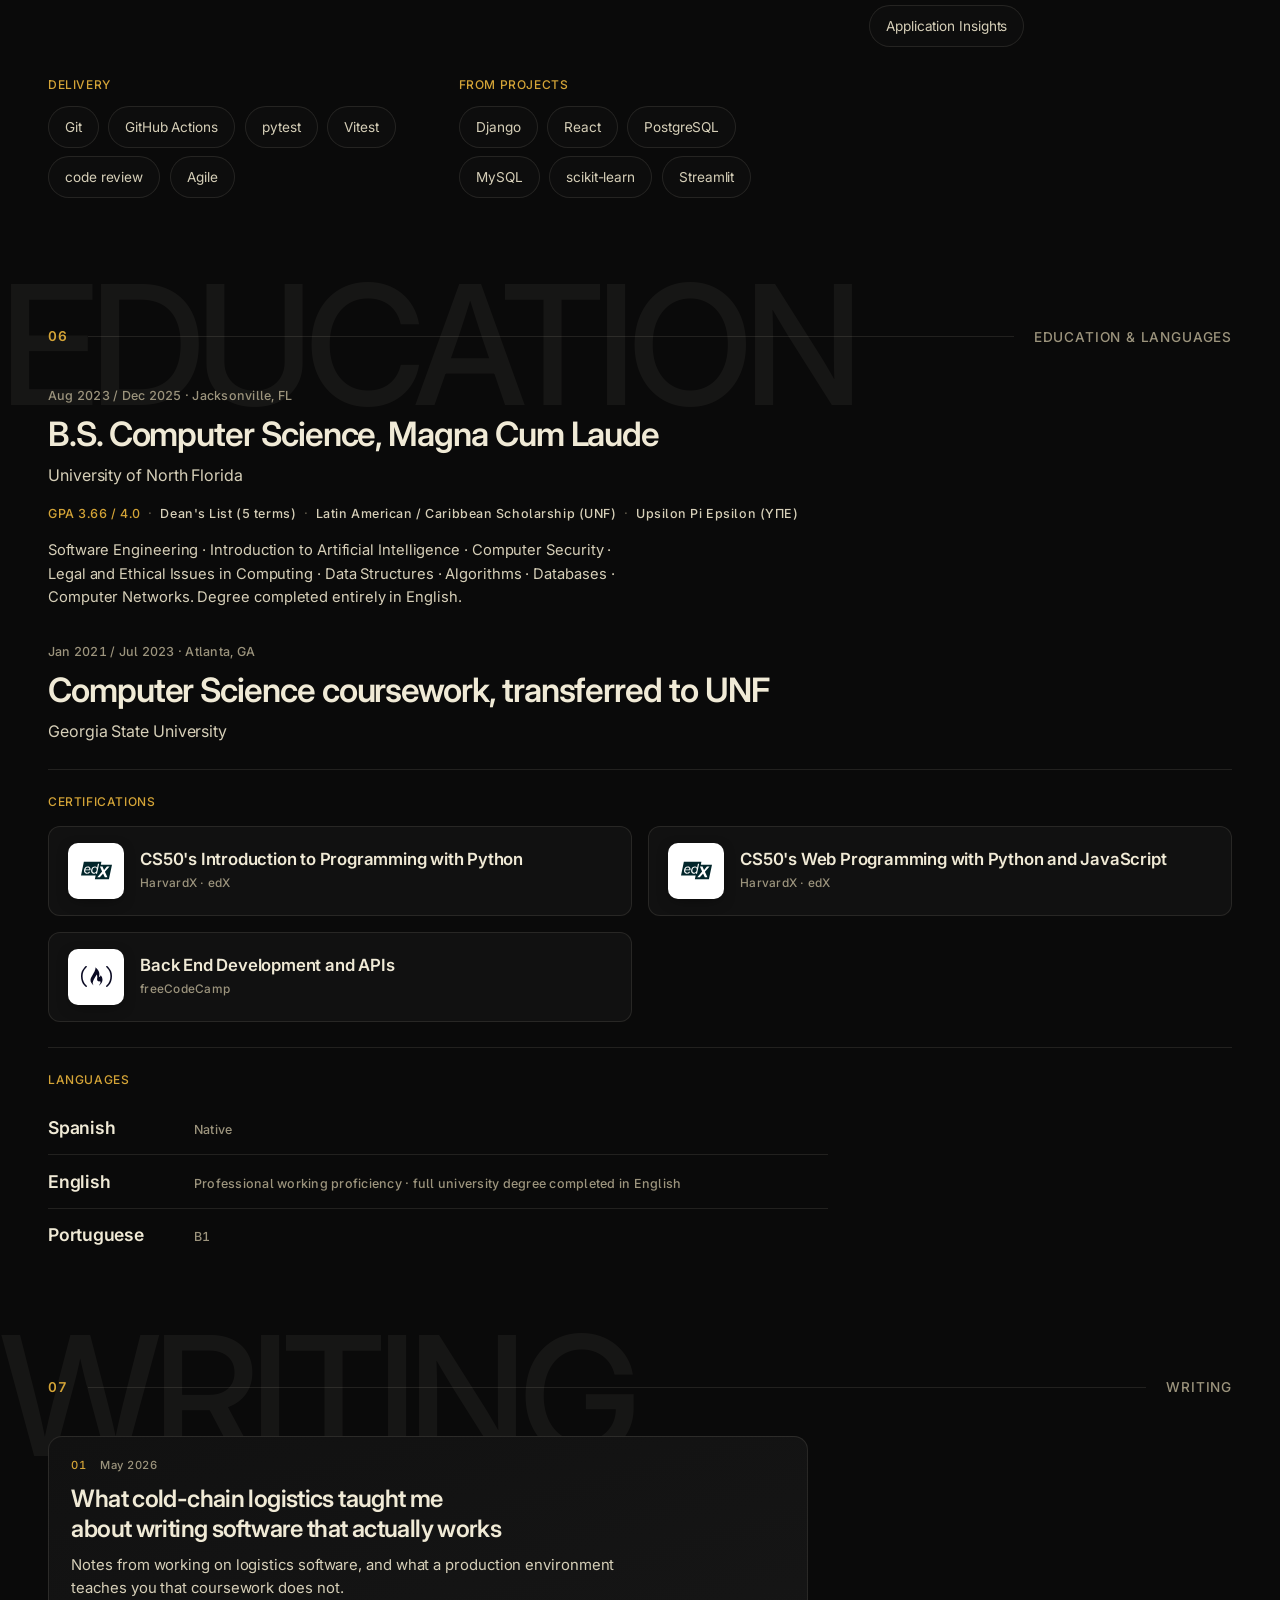
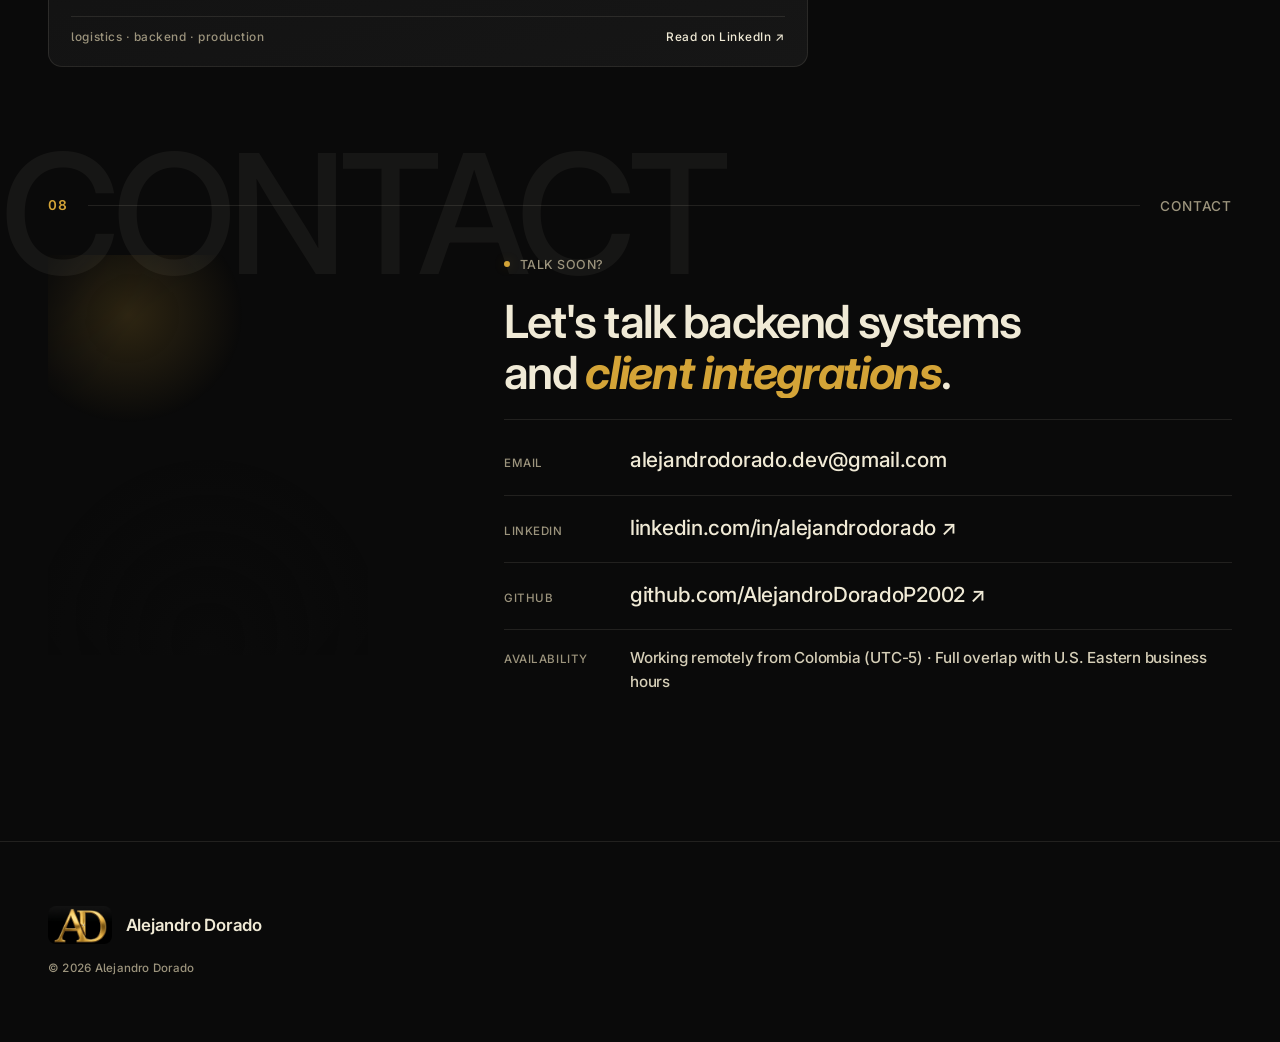
<file: public/index.html>
<!doctype html>
<html lang="en">
<head>
  <meta charset="utf-8">
  <meta name="viewport" content="width=device-width, initial-scale=1, viewport-fit=cover">
  <meta name="theme-color" content="#0a0a0a">
  <title>Alejandro Dorado · Software Engineer</title>
  <meta name="description" content="Backend software engineer at Grip Shipping. I take business requests to production releases in Python, FastAPI, SQL Server and Azure, and I work specification-first with AI coding agents under human review.">
  <meta name="author" content="Alejandro Dorado">

  <link rel="canonical" href="https://alejandro-dorado.com/">

  <meta property="og:type" content="website">
  <meta property="og:url" content="https://alejandro-dorado.com/">
  <meta property="og:title" content="Alejandro Dorado · Software Engineer">
  <meta property="og:description" content="Backend software engineer at Grip Shipping. I take business requests to production releases in Python, FastAPI, SQL Server and Azure, and I work specification-first with AI coding agents under human review.">
  <meta property="og:image" content="https://alejandro-dorado.com/assets/img/og-image.png">
  <meta property="og:image:width" content="1200">
  <meta property="og:image:height" content="630">
  <meta property="og:image:type" content="image/png">
  <meta name="twitter:image" content="https://alejandro-dorado.com/assets/img/og-image.png">
  <meta name="twitter:card" content="summary_large_image">

  <!-- Favicon — gold AD monogram (PNG primary, SVG fallback). -->
  <link rel="icon" type="image/png" href="assets/img/favicon.png?v=20260529">
  <link rel="icon" type="image/svg+xml" href="assets/img/favicon.svg" sizes="any">

  <link rel="preconnect" href="https://fonts.googleapis.com">
  <link rel="preconnect" href="https://fonts.gstatic.com" crossorigin>
  <!-- Inter Variable (Rasmus Andersson) — the single typeface for the whole site.
       One request, one family: weights 300–700 plus italic, with the opsz
       optical-size axis so display sizes get their own optical treatment. -->
  <link rel="stylesheet" href="https://fonts.googleapis.com/css2?family=Inter:ital,opsz,wght@0,14..32,300..700;1,14..32,300..700&display=swap">

  <link rel="preload" as="image" href="assets/img/photo-hero.jpg" fetchpriority="high">

  <link rel="stylesheet" href="styles.css?v=20260902">

  <!-- Progressive enhancement gate.
       Every element on this page is VISIBLE BY DEFAULT. The entrance
       animations only exist when this class is on <html>, which happens
       synchronously before first paint and only when JS is available AND
       the visitor has not asked for reduced motion. If this script never
       runs, the page simply renders with no animation — never blank. -->
  <script>
    (function () {
      try {
        if (!window.matchMedia("(prefers-reduced-motion: reduce)").matches) {
          document.documentElement.className += " js-reveal";
        }
      } catch (e) { /* no-op: page stays fully visible */ }
    })();
  </script>

  <!-- Person schema for Google rich results -->
  <script type="application/ld+json">
  {
    "@context": "https://schema.org",
    "@type": "Person",
    "name": "Alejandro Dorado",
    "givenName": "Alejandro",
    "familyName": "Dorado",
    "jobTitle": "Backend Software Engineer",
    "description": "Backend software engineer at Grip Shipping. I take business requests to production releases in Python, FastAPI, SQL Server and Azure, and I work specification-first with AI coding agents under human review.",
    "image": "https://alejandro-dorado.com/assets/img/photo-hero.jpg",
    "url": "https://alejandro-dorado.com",
    "email": "mailto:alejandrodorado.dev@gmail.com",
    "knowsLanguage": ["Spanish", "English", "Portuguese"],
    "worksFor": {
      "@type": "Organization",
      "name": "Grip Shipping, Inc."
    },
    "alumniOf": {
      "@type": "CollegeOrUniversity",
      "name": "University of North Florida",
      "address": {
        "@type": "PostalAddress",
        "addressLocality": "Jacksonville",
        "addressRegion": "FL",
        "addressCountry": "US"
      }
    },
    "knowsAbout": [
      "Python", "FastAPI", "REST APIs", "SQL Server", "Azure", "Databricks",
      "Shopify GraphQL API", "AI coding agents", "Backend development", "System integrations"
    ],
    "sameAs": [
      "https://linkedin.com/in/alejandrodorado",
      "https://github.com/AlejandroDoradoP2002"
    ]
  }
  </script>
</head>
<body>

  <div class="bg-grid" aria-hidden="true"><div class="bg-grid-track"></div></div>

  <a class="skip-link" href="#main">Skip to content</a>

  <!-- Reading progress bar (fixed top, fills as you scroll) -->
  <div class="progress-bar" aria-hidden="true">
    <span class="progress-bar-fill" data-progress></span>
  </div>

  <!-- Top nav -->
  <header class="nav" data-nav>
    <a href="#hero" class="nav-brand" aria-label="Alejandro Dorado, back to top">
      <span class="nav-monogram" aria-hidden="true">
        <img src="assets/img/logo-ad.png?v=20260529" alt="" loading="eager"
             onerror="this.replaceWith(Object.assign(document.createElement('span'),{textContent:'AD',className:'nav-monogram-fallback'}))">
      </span>
      <span class="nav-current mono" data-nav-current>00 · Index</span>
    </a>
    <nav class="nav-links" aria-label="Sections">
      <a href="#about">About</a>
      <a href="#experience">Experience</a>
      <a href="#work">Work</a>
      <a href="#projects">Projects</a>
      <a href="#skills">Skills</a>
      <a href="#contact">Contact</a>
    </nav>
    <a href="mailto:alejandrodorado.dev@gmail.com" class="nav-cta" data-magnetic>
      <span class="nav-cta-dot"></span>
      <span>Get in touch</span>
    </a>

    <!-- Mobile hamburger — visible only <960px -->
    <button type="button" class="nav-burger" data-burger aria-label="Open menu" aria-expanded="false" aria-controls="mobile-nav">
      <span class="nav-burger-line"></span>
      <span class="nav-burger-line"></span>
      <span class="nav-burger-line"></span>
    </button>
  </header>

  <!-- Mobile nav drawer -->
  <div class="mobile-nav" id="mobile-nav" data-mobile-nav aria-hidden="true">
    <nav class="mobile-nav-inner" aria-label="Mobile sections">
      <a href="#about" class="mobile-nav-link"><span class="mono">01</span><span>About</span></a>
      <a href="#experience" class="mobile-nav-link"><span class="mono">02</span><span>Experience</span></a>
      <a href="#work" class="mobile-nav-link"><span class="mono">03</span><span>Work</span></a>
      <a href="#projects" class="mobile-nav-link"><span class="mono">04</span><span>Projects</span></a>
      <a href="#skills" class="mobile-nav-link"><span class="mono">05</span><span>Skills</span></a>
      <a href="#education" class="mobile-nav-link"><span class="mono">06</span><span>Education</span></a>
      <a href="#writing" class="mobile-nav-link"><span class="mono">07</span><span>Writing</span></a>
      <a href="#contact" class="mobile-nav-link"><span class="mono">08</span><span>Contact</span></a>
    </nav>
    <div class="mobile-nav-foot">
      <a href="mailto:alejandrodorado.dev@gmail.com" class="mobile-nav-cta">Get in touch ↗</a>
    </div>
  </div>

  <main id="main">

    <!-- ============================================================
         HERO
         ============================================================ -->
    <section class="hero" id="hero" aria-label="Introduction">
      <!-- Static atmospheric layer — no animation, no filter blur -->
      <div class="hero-atmos" aria-hidden="true"></div>

      <div class="hero-grid">
        <div class="hero-text-col">
          <p class="eyebrow mono">
            <span class="dot"></span>
            <span>Software Engineer · Colombia · UTC-5</span>
          </p>

          <h1 class="hero-title" data-blur-reveal>Hi, I'm <em>Alejandro Dorado</em>, a software engineer working on fulfillment software for perishable-goods brands.</h1>

          <p class="hero-meta">
            Backend Software Engineer on the Client Integrations team at <strong>Grip Shipping</strong>. I take business requests to production releases in Python, FastAPI, SQL Server and Azure, working specification-first with AI coding agents under human review.
          </p>

          <div class="hero-actions">
            <a href="#work" class="btn btn-pill btn-primary" data-magnetic>
              <span>See my work</span>
              <span class="btn-arrow" aria-hidden="true">
                <svg viewBox="0 0 24 24" width="14" height="14" fill="none" stroke="currentColor" stroke-width="2" stroke-linecap="round" stroke-linejoin="round"><line x1="5" y1="12" x2="19" y2="12"/><polyline points="12 5 19 12 12 19"/></svg>
              </span>
            </a>
            <a href="https://github.com/AlejandroDoradoP2002" target="_blank" rel="noopener noreferrer" class="btn btn-pill btn-ghost">
              <span>GitHub</span>
              <span class="btn-arrow" aria-hidden="true">
                <svg viewBox="0 0 24 24" width="13" height="13" fill="none" stroke="currentColor" stroke-width="2" stroke-linecap="round" stroke-linejoin="round"><line x1="7" y1="17" x2="17" y2="7"/><polyline points="7 7 17 7 17 17"/></svg>
              </span>
            </a>
          </div>

          <dl class="hero-facts mono">
            <div class="hero-fact">
              <dt>Stack</dt>
              <dd>Python · FastAPI · SQL Server · Azure · JavaScript · Lit</dd>
            </div>
            <div class="hero-fact">
              <dt>Agents</dt>
              <dd>Claude Code · Cursor · MCP</dd>
            </div>
            <div class="hero-fact">
              <dt>Languages</dt>
              <dd>Spanish · English · Portuguese</dd>
            </div>
          </dl>
        </div>

        <aside class="hero-avatar-col" aria-label="Portrait">
          <div class="avatar-sticky">
            <div class="avatar avatar-static">
              <div class="avatar-face avatar-front">
                <img src="assets/img/photo-hero.jpg" alt="Alejandro Dorado"
                     onerror="this.parentElement.classList.add('photo-missing'); this.remove();">
                <div class="avatar-tint" aria-hidden="true"></div>
              </div>
              <div class="avatar-glow" aria-hidden="true"></div>
            </div>
          </div>
        </aside>
      </div>

      <a href="#about" class="hero-scroll-cue" aria-label="Scroll to next section">
        <span class="mono">scroll</span>
        <span class="hero-scroll-line" aria-hidden="true"></span>
      </a>
    </section>

    <!-- ============================================================
         01 / ABOUT
         ============================================================ -->
    <section class="section section-about" id="about" data-section-num="01" data-section-label="About">
      <header class="section-head">
        <span class="section-num mono">01</span>
        <svg class="section-rule" aria-hidden="true" viewBox="0 0 600 1" preserveAspectRatio="none"><line x1="0" y1="0.5" x2="600" y2="0.5" stroke="currentColor" stroke-width="1" pathLength="1"/></svg>
        <h2 class="section-label mono">About</h2>
      </header>

      <div class="about-text-col">
        <p class="about-lede" data-mask-reveal>I've worked at Grip since February 2026. Most of my work is taking a request from operations, product or a client to a <em>tested change in production</em>: Shopify order imports, data uploads, validation rules and the fixes that come after launch.</p>

        <p class="about-body reveal">
          I work specification-first. Before I write code, the rules are agreed with the people who own them, and the tests come from those rules. I build with Claude Code and Cursor every day: a second set of agents tries to disprove what the first set found, and I check what survives against the code before changing anything.
        </p>
      </div>
    </section>

    <!-- ============================================================
         02 / EXPERIENCE
         ============================================================ -->
    <section class="section section-work" id="experience" data-section-num="02" data-section-label="Experience">
      <header class="section-head">
        <span class="section-num mono">02</span>
        <svg class="section-rule" aria-hidden="true" viewBox="0 0 600 1" preserveAspectRatio="none"><line x1="0" y1="0.5" x2="600" y2="0.5" stroke="currentColor" stroke-width="1" pathLength="1"/></svg>
        <h2 class="section-label mono">Experience</h2>
      </header>

      <ol class="timeline">
        <li class="timeline-item is-current">
          <div class="timeline-spine" aria-hidden="true">
            <span class="timeline-dot"></span>
          </div>
          <div class="timeline-meta">
            <span class="mono">Feb 2026 / Present</span>
            <span class="timeline-loc mono">Remote from Colombia</span>
          </div>
          <div class="timeline-body">
            <h3 class="timeline-role">Backend Software Engineer, Client Integrations</h3>
            <p class="timeline-org">
              Grip Shipping, Inc.
            </p>
            <ul class="timeline-bullets">
              <li>Delivered the 8-ticket onboarding of a new customer brand, from requirements with operations and product to launch: Shopify order import, routing and batching rules, carrier tracking and a 157-order go-live backfill.</li>
              <li>Work from approved specifications: turned an operations-approved refrigerant table (temperature and box size) into 6 rules checked against 68 test cases, and dropped six validation rules that had no business decision behind them.</li>
              <li>Built one backend validation module for advance shipment notice (ASN) rules shared by 3 entry points, each error shown on its spreadsheet row. Released it QA first, verified with 7 test cases and non-saving production checks.</li>
              <li>Built the Excel/CSV bulk upload that lets clients create ASNs, a task only Grip's internal team could do before.</li>
              <li>Use Claude Code and Cursor agents under human oversight: a second set tries to disprove the first, and I verify the rest in code. A 9-agent audit of 5 PRs caught a bug and a merge-order risk before a launch.</li>
              <li>Wrote the custom agent commands and scheduled agents I work with: they keep a ticket log with each fact marked confirmed, deduced or pending, summarize new tickets each morning through MCP and scan error logs.</li>
              <li>Found that a stored procedure closed transfer orders without checking the customer, so one client's data affected another's: 55 of 269 open transfers were stuck. Fixed it in production.</li>
              <li>Moved an admin-or-customer authorization check from the browser to the server session.</li>
              <li>Restored tracking on 260 of 262 orders voided by mistake using transactional SQL, leaving 2 for review.</li>
            </ul>
            <p class="timeline-stack mono">Python · FastAPI · JavaScript · Lit · SQL Server (T-SQL) · Redis · Azure Databricks · Azure Functions · Application Insights · GitHub Actions · pytest · Vitest · Claude Code · Cursor · MCP</p>
          </div>
        </li>

        <li class="timeline-item">
          <div class="timeline-spine" aria-hidden="true">
            <span class="timeline-dot"></span>
          </div>
          <div class="timeline-meta">
            <span class="mono">Feb 2024 / Dec 2025</span>
            <span class="timeline-loc mono">Jacksonville, FL</span>
          </div>
          <div class="timeline-body">
            <h3 class="timeline-role">Programming Assistant</h3>
            <p class="timeline-org">University of North Florida</p>
            <p class="timeline-desc">
              Helped students in a lab used by 900+ people per semester with machines, software setup and accounts, and wrote up fixes for recurring issues.
            </p>
          </div>
        </li>

        <li class="timeline-item">
          <div class="timeline-spine" aria-hidden="true">
            <span class="timeline-dot"></span>
          </div>
          <div class="timeline-meta">
            <span class="mono">Aug 2022 / Jan 2023</span>
            <span class="timeline-loc mono">Bogotá, Colombia</span>
          </div>
          <div class="timeline-body">
            <h3 class="timeline-role">Data Analysis Intern</h3>
            <p class="timeline-org">SalesLand Colombia SAS</p>
            <p class="timeline-desc">
              Cleaned and validated recruitment and performance data in Python and Excel, and wrote scripts to automate recurring reports.
            </p>
          </div>
        </li>
      </ol>
    </section>

    <!-- ============================================================
         03 / SELECTED PRODUCTION WORK
         ============================================================ -->
    <section class="section section-cases" id="work" data-section-num="03" data-section-label="Selected Work">
      <header class="section-head">
        <span class="section-num mono">03</span>
        <svg class="section-rule" aria-hidden="true" viewBox="0 0 600 1" preserveAspectRatio="none"><line x1="0" y1="0.5" x2="600" y2="0.5" stroke="currentColor" stroke-width="1" pathLength="1"/></svg>
        <h2 class="section-label mono">Selected production work</h2>
      </header>

      <div class="projects-grid">
        <article class="project-card project-card-flat">
          <div class="project-meta mono">
            <span class="project-org">Grip Shipping</span>
            <span class="project-status"><span class="dot"></span> in production</span>
          </div>
          <h3 class="project-title">New customer onboarding</h3>
          <p class="project-desc">A new brand started shipping through Grip. Its Shopify orders had to import, route, batch and get carrier tracking from day one. I delivered the 8 tickets from requirements to launch. Operations approved a refrigerant table by temperature and box size, and I turned it into 6 rules checked against 68 test cases. Before release, a 9-agent review of the 5 stacked pull requests caught a batch-naming bug and a merge-order risk. At go-live I backfilled 157 orders.</p>
          <ul class="project-tags mono">
            <li>Python</li>
            <li>FastAPI</li>
            <li>Shopify GraphQL API</li>
            <li>SQL Server</li>
          </ul>
        </article>

        <article class="project-card project-card-flat">
          <div class="project-meta mono">
            <span class="project-org">Grip Shipping</span>
            <span class="project-status"><span class="dot"></span> in production</span>
          </div>
          <h3 class="project-title">Bulk ASN upload and validation</h3>
          <p class="project-desc">Creating ASNs in bulk was only possible with an internal tool used by Grip's inventory team. I built a version for clients on the ASN page, with row-level errors shown before anything saves, and added CSV because some clients export from Google Sheets. The rules live in one backend module shared by the portal form, the bulk upload and the admin tool, so a row is checked the same way everywhere. It went to QA first and was verified with 7 test cases and non-saving production checks.</p>
          <ul class="project-tags mono">
            <li>Python</li>
            <li>FastAPI</li>
            <li>pandas</li>
            <li>Lit</li>
          </ul>
        </article>

        <article class="project-card project-card-flat">
          <div class="project-meta mono">
            <span class="project-org">Grip Shipping</span>
            <span class="project-status"><span class="dot"></span> in production</span>
          </div>
          <h3 class="project-title">Transfers that never closed</h3>
          <p class="project-desc">A transfer between two warehouses is stored as a parent record with two children. The parent should close when both children finish. The check matched children by PO number but not by customer. Since PO numbers repeat across customers, another client's open transfer could block yours forever. 55 of 269 open parents were stuck, and 6 had closed too early. The fix was one condition in the stored procedure.</p>
          <ul class="project-tags mono">
            <li>SQL Server</li>
            <li>T-SQL</li>
            <li>stored procedures</li>
          </ul>
        </article>

        <article class="project-card project-card-flat">
          <div class="project-meta mono">
            <span class="project-org">Grip Shipping</span>
            <span class="project-status"><span class="dot"></span> in production</span>
          </div>
          <h3 class="project-title">Tracking lost after a mistaken void</h3>
          <p class="project-desc">Someone voided the labels on 262 orders that had already shipped with them. A void clears 17 fields on the shipment, tracking included, and sends the order back to Pending Fulfillment. I restored tracking on 260 with transactional SQL and moved them to Awaiting Shipment so the fix would hold. I left 2 out for review because their data didn't match.</p>
          <ul class="project-tags mono">
            <li>SQL Server</li>
            <li>T-SQL</li>
          </ul>
        </article>
      </div>
    </section>

    <!-- ============================================================
         04 / PUBLIC PROJECTS
         ============================================================ -->
    <section class="section section-projects" id="projects" data-section-num="04" data-section-label="Projects">
      <header class="section-head">
        <span class="section-num mono">04</span>
        <svg class="section-rule" aria-hidden="true" viewBox="0 0 600 1" preserveAspectRatio="none"><line x1="0" y1="0.5" x2="600" y2="0.5" stroke="currentColor" stroke-width="1" pathLength="1"/></svg>
        <h2 class="section-label mono">Projects</h2>
      </header>

      <div class="projects-grid">
        <article class="project-card project-card-flat">
          <div class="project-meta mono">
            <span class="project-org">Personal · machine learning</span>
            <span class="project-status"><span class="dot"></span> public</span>
          </div>
          <h3 class="project-title">AI JobShield</h3>
          <p class="project-desc">Classifier that flags fraudulent job postings, trained and evaluated on more than 17,000 labeled listings, with a Streamlit app to check a posting.</p>
          <ul class="project-tags mono">
            <li>Python</li>
            <li>scikit-learn</li>
            <li>Streamlit</li>
          </ul>
          <div class="project-foot mono">
            <a href="https://github.com/AlejandroDoradoP2002/ai-jobshield" target="_blank" rel="noopener noreferrer" class="project-link" data-magnetic>
              <span>Source on GitHub</span>
              <svg viewBox="0 0 24 24" width="13" height="13" fill="none" stroke="currentColor" stroke-width="2" stroke-linecap="round" stroke-linejoin="round" class="project-link-arrow"><line x1="7" y1="17" x2="17" y2="7"/><polyline points="7 7 17 7 17 17"/></svg>
            </a>
          </div>
        </article>

        <article class="project-card project-card-flat">
          <div class="project-meta mono">
            <span class="project-org">University · team project</span>
            <span class="project-status"><span class="dot"></span> public</span>
          </div>
          <h3 class="project-title">FinTrack</h3>
          <p class="project-desc">Team project for Software Engineering (CEN 4010): a personal finance web app with a Django back end and a React front end.</p>
          <ul class="project-tags mono">
            <li>Python</li>
            <li>Django</li>
            <li>React</li>
          </ul>
          <div class="project-foot mono">
            <a href="https://github.com/AlejandroDoradoP2002/fintrack" target="_blank" rel="noopener noreferrer" class="project-link" data-magnetic>
              <span>Source on GitHub</span>
              <svg viewBox="0 0 24 24" width="13" height="13" fill="none" stroke="currentColor" stroke-width="2" stroke-linecap="round" stroke-linejoin="round" class="project-link-arrow"><line x1="7" y1="17" x2="17" y2="7"/><polyline points="7 7 17 7 17 17"/></svg>
            </a>
          </div>
        </article>

        <article class="project-card project-card-flat">
          <div class="project-meta mono">
            <span class="project-org">Personal · product prototype</span>
            <span class="project-status"><span class="dot"></span> private</span>
          </div>
          <h3 class="project-title">PRism · PR coverage dashboard</h3>
          <p class="project-desc">Prototype that turns spreadsheet-based media coverage into normalized dashboards and presentation exports.</p>
          <ul class="project-tags mono">
            <li>Python</li>
            <li>FastAPI</li>
            <li>SQLAlchemy</li>
            <li>PostgreSQL</li>
            <li>Lit</li>
            <li>pandas</li>
            <li>ECharts</li>
          </ul>
        </article>
      </div>
    </section>

    <!-- ============================================================
         05 / SKILLS — grouped by evidence, not by buzzword
         ============================================================ -->
    <section class="section section-stack" id="skills" data-section-num="05" data-section-label="Skills">
      <header class="section-head">
        <span class="section-num mono">05</span>
        <svg class="section-rule" aria-hidden="true" viewBox="0 0 600 1" preserveAspectRatio="none"><line x1="0" y1="0.5" x2="600" y2="0.5" stroke="currentColor" stroke-width="1" pathLength="1"/></svg>
        <h2 class="section-label mono">Skills</h2>
      </header>

      <div class="stack-groups">
        <div class="stack-group">
          <h4 class="stack-cat mono">AI engineering</h4>
          <ul class="stack-tags">
            <li>Claude Code</li><li>Cursor</li><li>MCP</li><li>custom agent commands</li><li>multi-agent review</li><li>prompt engineering</li>
          </ul>
        </div>
        <div class="stack-group">
          <h4 class="stack-cat mono">Backend and integration</h4>
          <ul class="stack-tags">
            <li>Python</li><li>FastAPI</li><li>REST APIs</li><li>Shopify GraphQL API</li><li>webhooks</li><li>pandas</li><li>JavaScript</li><li>Lit</li>
          </ul>
        </div>
        <div class="stack-group">
          <h4 class="stack-cat mono">Data and cloud</h4>
          <ul class="stack-tags">
            <li>SQL Server</li><li>T-SQL</li><li>stored procedures</li><li>Redis</li><li>Azure Databricks</li><li>Azure Functions</li><li>App Service</li><li>Application Insights</li>
          </ul>
        </div>
        <div class="stack-group">
          <h4 class="stack-cat mono">Delivery</h4>
          <ul class="stack-tags">
            <li>Git</li><li>GitHub Actions</li><li>pytest</li><li>Vitest</li><li>code review</li><li>Agile</li>
          </ul>
        </div>
        <div class="stack-group">
          <h4 class="stack-cat mono">From projects</h4>
          <ul class="stack-tags">
            <li>Django</li><li>React</li><li>PostgreSQL</li><li>MySQL</li><li>scikit-learn</li><li>Streamlit</li>
          </ul>
        </div>
      </div>
    </section>

    <!-- ============================================================
         06 / EDUCATION & LANGUAGES
         ============================================================ -->
    <section class="section section-education" id="education" data-section-num="06" data-section-label="Education">
      <header class="section-head">
        <span class="section-num mono">06</span>
        <svg class="section-rule" aria-hidden="true" viewBox="0 0 600 1" preserveAspectRatio="none"><line x1="0" y1="0.5" x2="600" y2="0.5" stroke="currentColor" stroke-width="1" pathLength="1"/></svg>
        <h2 class="section-label mono">Education &amp; languages</h2>
      </header>

      <ol class="edu-list">
        <li class="edu-item">
          <div class="edu-meta mono">Aug 2023 / Dec 2025 · Jacksonville, FL</div>
          <h3 class="edu-degree">B.S. Computer Science, Magna Cum Laude</h3>
          <p class="edu-school">University of North Florida</p>
          <ul class="edu-tags mono">
            <li><span class="amber">GPA 3.66 / 4.0</span></li>
            <li>Dean's List (5 terms)</li>
            <li>Latin American / Caribbean Scholarship (UNF)</li>
            <li>Upsilon Pi Epsilon (ΥΠΕ)</li>
          </ul>
          <p class="edu-courses">Software Engineering · Introduction to Artificial Intelligence · Computer Security · Legal and Ethical Issues in Computing · Data Structures · Algorithms · Databases · Computer Networks. Degree completed entirely in English.</p>
        </li>
        <li class="edu-item">
          <div class="edu-meta mono">Jan 2021 / Jul 2023 · Atlanta, GA</div>
          <h3 class="edu-degree">Computer Science coursework, transferred to UNF</h3>
          <p class="edu-school">Georgia State University</p>
        </li>
      </ol>

      <div class="certs">
        <h4 class="certs-head mono">Certifications</h4>
        <ul class="certs-list">

          <li class="cert">
            <span class="cert-logo cert-logo-light" aria-hidden="true">
              <img src="assets/img/certs/edx.svg" alt="" width="30" height="30" loading="lazy" decoding="async">
            </span>
            <span class="cert-body">
              <span class="cert-name">CS50's Introduction to Programming with Python</span>
              <span class="cert-issuer mono">HarvardX · edX</span>
            </span>
          </li>

          <li class="cert">
            <span class="cert-logo cert-logo-light" aria-hidden="true">
              <img src="assets/img/certs/edx.svg" alt="" width="30" height="30" loading="lazy" decoding="async">
            </span>
            <span class="cert-body">
              <span class="cert-name">CS50's Web Programming with Python and JavaScript</span>
              <span class="cert-issuer mono">HarvardX · edX</span>
            </span>
          </li>

          <li class="cert">
            <span class="cert-logo cert-logo-light" aria-hidden="true">
              <img src="assets/img/certs/freecodecamp.svg" alt="" width="30" height="30" loading="lazy" decoding="async">
            </span>
            <span class="cert-body">
              <span class="cert-name">Back End Development and APIs</span>
              <span class="cert-issuer mono">freeCodeCamp</span>
            </span>
          </li>

        </ul>
      </div>

      <div class="langs">
        <h4 class="certs-head mono">Languages</h4>
        <ul class="langs-plain">
          <li>
            <span class="lang-plain-name">Spanish</span>
            <span class="lang-plain-level mono">Native</span>
          </li>
          <li>
            <span class="lang-plain-name">English</span>
            <span class="lang-plain-level mono">Professional working proficiency · full university degree completed in English</span>
          </li>
          <li>
            <span class="lang-plain-name">Portuguese</span>
            <span class="lang-plain-level mono">B1</span>
          </li>
        </ul>
      </div>
    </section>

    <!-- ============================================================
         07 / WRITING
         ============================================================
         HOW TO ADD AN ARTICLE:
         1. Duplicate the <li class="article-card"> block below.
         2. Replace the href with your LinkedIn article URL.
         3. Replace the number, title, date and excerpt.
         ============================================================ -->
    <section class="section section-articles" id="writing" data-section-num="07" data-section-label="Writing">
      <header class="section-head">
        <span class="section-num mono">07</span>
        <svg class="section-rule" aria-hidden="true" viewBox="0 0 600 1" preserveAspectRatio="none"><line x1="0" y1="0.5" x2="600" y2="0.5" stroke="currentColor" stroke-width="1" pathLength="1"/></svg>
        <h2 class="section-label mono">Writing</h2>
      </header>

      <ol class="articles-list">
        <li class="article-card">
          <a href="https://www.linkedin.com/pulse/what-cold-chain-logistics-taught-me-writing-software-actually-dorado-nqwze/" target="_blank" rel="noopener noreferrer" class="article-link">
            <div class="article-meta mono">
              <span class="article-num">01</span>
              <span class="article-date">May 2026</span>
            </div>
            <h3 class="article-title">What cold-chain logistics taught me about writing software that actually works</h3>
            <p class="article-excerpt">Notes from working on logistics software, and what a production environment teaches you that coursework does not.</p>
            <div class="article-foot mono">
              <span class="article-tags">logistics · backend · production</span>
              <span class="article-cta">Read on LinkedIn <span aria-hidden="true">↗</span></span>
            </div>
          </a>
        </li>
      </ol>
    </section>

    <!-- ============================================================
         08 / CONTACT
         ============================================================ -->
    <section class="section section-contact" id="contact" data-section-num="08" data-section-label="Contact">
      <header class="section-head">
        <span class="section-num mono">08</span>
        <svg class="section-rule" aria-hidden="true" viewBox="0 0 600 1" preserveAspectRatio="none"><line x1="0" y1="0.5" x2="600" y2="0.5" stroke="currentColor" stroke-width="1" pathLength="1"/></svg>
        <h2 class="section-label mono">Contact</h2>
      </header>

      <div class="contact-grid">
        <div class="contact-photo-col">
          <div class="contact-photo-wrap" data-tilt>
            <div class="contact-photo-zoom">
              <img src="assets/img/photo-contact.jpg"
                   alt="Alejandro Dorado, portrait"
                   class="contact-photo"
                   loading="lazy"
                   decoding="async"
                   data-photo-reveal
                   onerror="this.parentElement.classList.add('photo-missing'); this.remove();">
            </div>
          </div>
        </div>

        <div class="contact-text-col">
          <p class="contact-eyebrow mono"><span class="dot"></span> Talk soon?</p>
          <h3 class="contact-title" data-mask-reveal>Let's talk backend systems and <em>client integrations</em>.</h3>

          <ul class="contact-links">
            <li>
              <span class="contact-key mono">Email</span>
              <a href="mailto:alejandrodorado.dev@gmail.com" class="contact-val" data-magnetic>alejandrodorado.dev@gmail.com</a>
            </li>
            <li>
              <span class="contact-key mono">LinkedIn</span>
              <a href="https://linkedin.com/in/alejandrodorado" target="_blank" rel="noopener noreferrer" class="contact-val" data-magnetic>linkedin.com/in/alejandrodorado<span aria-hidden="true"> ↗</span></a>
            </li>
            <li>
              <span class="contact-key mono">GitHub</span>
              <a href="https://github.com/AlejandroDoradoP2002" target="_blank" rel="noopener noreferrer" class="contact-val" data-magnetic>github.com/AlejandroDoradoP2002<span aria-hidden="true"> ↗</span></a>
            </li>
            <li>
              <span class="contact-key mono">Availability</span>
              <span class="contact-val contact-val-static">Working remotely from Colombia (UTC-5) · Full overlap with U.S. Eastern business hours</span>
            </li>
          </ul>
        </div>
      </div>
    </section>

  </main>

  <footer class="footer">
    <div class="footer-inner">
      <div class="footer-brand">
        <span class="footer-monogram mono" aria-hidden="true"></span>
        <span class="footer-name">Alejandro Dorado</span>
      </div>
      <p class="footer-tag mono">© 2026 Alejandro Dorado</p>
    </div>
  </footer>

  <!-- Scripts: lean payload — no framework, no animation library. -->
  <script defer src="lib/manifest.js?v=20260902"></script>
  <script defer src="main.js?v=20260902"></script>
</body>
</html>
</file>
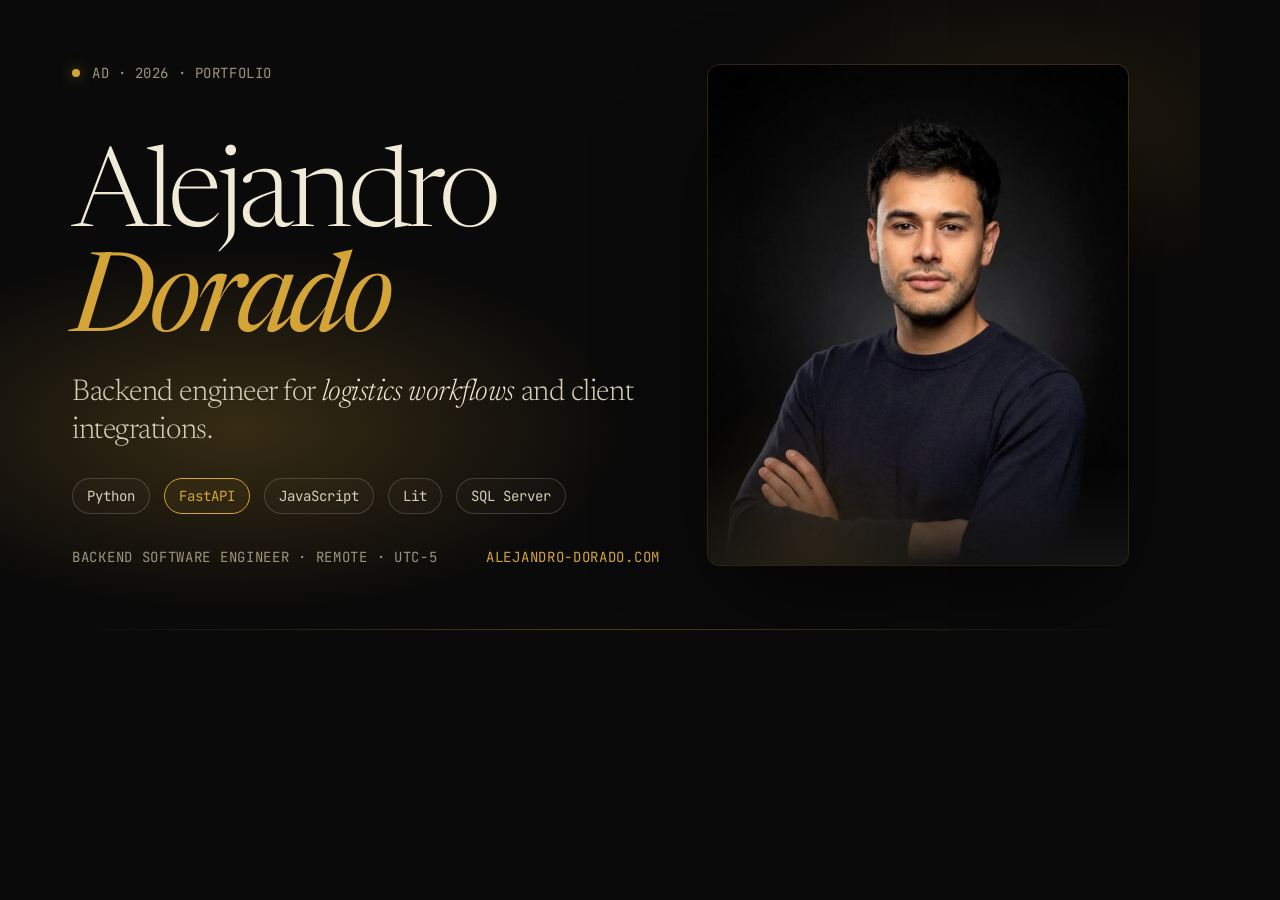
<file: tools/og-template.html>
<!doctype html>
<html lang="en">
<head>
<meta charset="utf-8">
<title>OG image</title>
<link rel="preconnect" href="https://fonts.googleapis.com">
<link rel="preconnect" href="https://fonts.gstatic.com" crossorigin>
<link rel="stylesheet" href="https://fonts.googleapis.com/css2?family=Newsreader:ital,opsz,wght@0,6..72,300..700;1,6..72,400..700&family=Inter:wght@400;500;600&family=JetBrains+Mono:wght@400&display=swap">
<style>
  *, *::before, *::after { box-sizing: border-box; margin: 0; padding: 0; }
  html, body {
    width: 1200px; height: 630px;
    overflow: hidden;
    background: #0a0a0a;
    color: #f0ead6;
    font-family: "Inter", system-ui, sans-serif;
  }
  .stage {
    position: relative;
    width: 100%;
    height: 100%;
    display: grid;
    grid-template-columns: 1fr 420px;
    gap: 48px;
    padding: 64px 72px;
    overflow: hidden;
  }
  .atmos {
    position: absolute;
    inset: -10%;
    z-index: 0;
    background:
      radial-gradient(45% 40% at 25% 65%, rgba(212, 164, 55, 0.22) 0%, transparent 60%),
      radial-gradient(38% 35% at 80% 25%, rgba(184, 134, 42, 0.14) 0%, transparent 60%);
    pointer-events: none;
  }
  .left {
    position: relative;
    z-index: 2;
    display: flex;
    flex-direction: column;
    justify-content: space-between;
  }
  .top-meta {
    display: flex;
    align-items: center;
    gap: 12px;
    font-family: "JetBrains Mono", monospace;
    font-size: 14px;
    color: #9c947d;
    letter-spacing: 0.04em;
    text-transform: uppercase;
  }
  .top-meta .dot {
    width: 8px; height: 8px; border-radius: 50%;
    background: #d4a437;
    box-shadow: 0 0 14px rgba(212, 164, 55, 0.55);
  }
  .name {
    font-family: "Newsreader", serif;
    font-weight: 300;
    font-size: 110px;
    line-height: 0.95;
    letter-spacing: -0.04em;
    color: #f0ead6;
    margin-top: 32px;
  }
  .name em {
    font-style: italic;
    color: #d4a437;
    font-weight: 400;
  }
  .role {
    font-family: "Newsreader", serif;
    font-size: 30px;
    font-weight: 300;
    line-height: 1.25;
    letter-spacing: -0.015em;
    color: #d6cfb8;
    margin-top: 18px;
    max-width: 580px;
  }
  .role em { font-style: italic; color: #f0ead6; }
  .stack {
    display: flex;
    gap: 14px;
    flex-wrap: wrap;
    margin-top: 28px;
    font-family: "JetBrains Mono", monospace;
    font-size: 14px;
    color: #d6cfb8;
  }
  .stack-tag {
    padding: 8px 14px;
    border: 1px solid rgba(240, 234, 214, 0.18);
    border-radius: 999px;
    background: rgba(255, 255, 255, 0.02);
  }
  .stack-tag.amber {
    border-color: #d4a437;
    color: #d4a437;
    background: rgba(212, 164, 55, 0.06);
  }
  .bottom-bar {
    display: flex;
    justify-content: space-between;
    align-items: flex-end;
    font-family: "JetBrains Mono", monospace;
    font-size: 14px;
    color: #9c947d;
    letter-spacing: 0.05em;
    text-transform: uppercase;
  }
  .bottom-bar .url { color: #d4a437; }

  .right {
    position: relative;
    z-index: 2;
    display: flex;
    align-items: center;
    justify-content: center;
  }
  .portrait {
    width: 420px;
    height: 500px;
    border-radius: 12px;
    overflow: hidden;
    background: #161616;
    box-shadow:
      0 0 0 1px rgba(212, 164, 55, 0.18),
      0 40px 100px -30px rgba(0, 0, 0, 0.8);
    position: relative;
  }
  .portrait img {
    width: 100%; height: 100%;
    object-fit: cover;
    object-position: center 22%;
    filter: saturate(1.06) contrast(1.06);
    /* match site's mask-fade */
    -webkit-mask-image: linear-gradient(180deg, #000 0%, #000 80%, transparent 100%);
    mask-image: linear-gradient(180deg, #000 0%, #000 80%, transparent 100%);
  }
  .portrait-tint {
    position: absolute;
    inset: 0;
    background:
      radial-gradient(60% 50% at 25% 95%, rgba(212, 164, 55, 0.12) 0%, transparent 60%),
      linear-gradient(200deg, transparent 40%, rgba(10, 10, 10, 0.35) 100%);
    pointer-events: none;
  }
  .accent-line {
    position: absolute;
    bottom: 0;
    left: 72px;
    right: 72px;
    height: 1px;
    background: linear-gradient(90deg, transparent, rgba(212, 164, 55, 0.35), transparent);
    z-index: 3;
  }
</style>
</head>
<body>
  <div class="stage">
    <div class="atmos"></div>
    <div class="left">
      <div class="top-meta">
        <span class="dot"></span>
        <span>AD · 2026 · Portfolio</span>
      </div>
      <div>
        <h1 class="name">Alejandro<br><em>Dorado</em></h1>
        <p class="role">Backend engineer for <em>logistics workflows</em> and client integrations.</p>
        <div class="stack">
          <span class="stack-tag">Python</span>
          <span class="stack-tag amber">FastAPI</span>
          <span class="stack-tag">JavaScript</span>
          <span class="stack-tag">Lit</span>
          <span class="stack-tag">SQL Server</span>
        </div>
      </div>
      <div class="bottom-bar">
        <span>Backend Software Engineer · Remote · UTC-5</span>
        <span class="url">alejandro-dorado.com</span>
      </div>
    </div>
    <div class="right">
      <div class="portrait">
        <img src="../assets/img/photo-hero.jpg" alt="">
        <div class="portrait-tint"></div>
      </div>
    </div>
    <div class="accent-line"></div>
  </div>
</body>
</html>
</file>
<file: styles.css>
/* ============================================================
   ALEJANDRO DORADO — PORTFOLIO
   Editorial Dark Warm. Single CSS file, sectioned.

   ANIMATION CONTRACT
   Everything on this page is VISIBLE BY DEFAULT with no JS.
   Entrance animations are scoped under `html.js-reveal`, a class the
   inline <head> script adds before first paint — and only when JS is
   available AND the visitor has not requested reduced motion.
   Never put an `opacity: 0` starting state outside a `.js-reveal` scope.
   ============================================================ */

/* =============================================================
   1. Tokens
   ============================================================= */
:root {
  /* --- palette --- */
  --bg:           #0a0a0a;
  --bg-2:         #111111;
  --bg-3:         #161616;
  --surface:      #1a1a1a;
  --surface-2:    #222222;
  --cream:        #f0ead6;
  --cream-2:      #d6cfb8;
  --cream-3:      #9c947d;
  --mute:         #5e5849;
  --amber:        #d4a437;
  --amber-2:      #b8862a;
  --amber-glow:   rgba(212, 164, 55, 0.22);
  --line:         rgba(240, 234, 214, 0.10);
  --line-strong:  rgba(240, 234, 214, 0.22);
  --grid-line:    rgba(240, 234, 214, 0.045);

  /* --- type --- Newsreader for headlines (modern publication serif),
       Inter for body, JetBrains Mono for labels --- */
  --serif:  "Newsreader", "Times New Roman", Georgia, serif;
  --sans:   "Inter", -apple-system, BlinkMacSystemFont, "Segoe UI", Helvetica, Arial, sans-serif;
  --mono:   "JetBrains Mono", ui-monospace, "SF Mono", Consolas, Monaco, monospace;

  /* --- easing --- */
  --ease-out:    cubic-bezier(0.16, 1, 0.3, 1);
  --ease-in:     cubic-bezier(0.7, 0, 0.84, 0);
  --ease-soft:   cubic-bezier(0.25, 0.46, 0.45, 0.94);
  --ease-bounce: cubic-bezier(0.34, 1.56, 0.64, 1);

  /* --- layout --- */
  --max:        1320px;
  --gutter:     clamp(1.25rem, 4vw, 3rem);
  --section-y:  clamp(3rem, 5vw, 4rem);
  --nav-h:      72px;
  --card-r:     20px;

  color-scheme: dark;
}

/* =============================================================
   2. Reset & base
   ============================================================= */
*, *::before, *::after { box-sizing: border-box; margin: 0; padding: 0; }
html {
  -webkit-text-size-adjust: 100%;
  tab-size: 2;
  overflow-x: clip;
  scroll-behavior: smooth;
  scroll-padding-top: var(--nav-h);
}

body {
  background: var(--bg);
  color: var(--cream);
  font-family: var(--sans);
  font-size: 16px;
  font-weight: 400;
  line-height: 1.55;
  letter-spacing: -0.005em;
  -webkit-font-smoothing: antialiased;
  -moz-osx-font-smoothing: grayscale;
  text-rendering: optimizeLegibility;
  overflow-x: clip;
  overscroll-behavior-y: none;
  min-height: 100vh;
}

img, svg, video { display: block; max-width: 100%; }
img { height: auto; }
button { font: inherit; color: inherit; cursor: pointer; border: 0; background: none; padding: 0; }
a { color: inherit; text-decoration: none; }
p { text-wrap: pretty; }
h1, h2, h3, h4, h5 {
  text-wrap: balance;
  line-height: 1.05;
  letter-spacing: -0.02em;
  font-weight: 400;
}
ul, ol { list-style: none; }
::selection { background: var(--amber); color: var(--bg); }
:focus-visible {
  outline: 2px solid var(--amber);
  outline-offset: 4px;
  border-radius: 2px;
}

/* =============================================================
   3. Utilities
   ============================================================= */
.skip-link {
  position: fixed;
  top: -100px;
  left: 1rem;
  padding: 0.6rem 1rem;
  background: var(--cream);
  color: var(--bg);
  z-index: 99999;
  border-radius: 6px;
  font-weight: 500;
  font-size: 0.875rem;
}
.skip-link:focus { top: 1rem; }

.mono {
  font-family: var(--mono);
  font-weight: 400;
  letter-spacing: 0;
  font-feature-settings: "ss01", "ss02";
}
.amber { color: var(--amber); }

.dot {
  display: inline-block;
  width: 6px;
  height: 6px;
  background: var(--amber);
  border-radius: 50%;
  box-shadow: 0 0 12px var(--amber-glow);
  animation: dotPulse 2.4s ease-in-out infinite;
  flex-shrink: 0;
}
@keyframes dotPulse {
  0%, 100% { opacity: 0.85; transform: scale(1); }
  50%      { opacity: 1; transform: scale(1.18); }
}

.eyebrow {
  display: inline-flex;
  align-items: center;
  gap: 0.6rem;
  font-size: 0.78rem;
  color: var(--cream-3);
  letter-spacing: 0.02em;
  text-transform: uppercase;
}

/* =============================================================
   3b. Background grid — persistent structural columns (A1)
   Static, non-interactive, aligned to the same --max/--gutter
   module every section already uses for its own content edges.
   Painted as a full-viewport overlay so it never disappears behind
   an opaque section background. No JS, no scroll/resize listeners.
   ============================================================= */
.bg-grid {
  position: fixed;
  inset: 0;
  z-index: 1;
  pointer-events: none;
}
.bg-grid-track {
  width: min(calc(100% - var(--gutter) * 2), calc(var(--max) - var(--gutter) * 2));
  height: 100%;
  margin-inline: auto;
  background-image: repeating-linear-gradient(
    to right,
    var(--grid-line) 0,
    var(--grid-line) 1px,
    transparent 1px,
    transparent calc(100% / 6)
  );
}
@media (max-width: 719px) {
  .bg-grid-track {
    background-image: repeating-linear-gradient(
      to right,
      var(--grid-line) 0,
      var(--grid-line) 1px,
      transparent 1px,
      transparent calc(100% / 3)
    );
    opacity: 0.7;
  }
}

/* =============================================================
   4. Reveal (generic)
   Default state is VISIBLE. The hidden starting state exists only
   inside the `.js-reveal` scope, so a failed/slow script or a
   reduced-motion preference can never blank the page.
   ============================================================= */
.reveal { opacity: 1; transform: none; }

.js-reveal .reveal {
  opacity: 0;
  transform: translateY(18px);
  transition:
    opacity 0.5s var(--ease-out),
    transform 0.5s var(--ease-out);
  transition-delay: var(--reveal-delay, 0ms);
}
.js-reveal .reveal.is-visible { opacity: 1; transform: none; }

/* =============================================================
   4.5 Word reveal — short staggered entrance on display headings.
   Whole run completes in well under 500ms. Same visible-by-default
   contract: the word spans only exist when JS ran, and they only
   start hidden inside `.js-reveal`.
   ============================================================= */
/* Inline, never inline-block: an atomic inline box would add line-break
   opportunities on both sides and orphan punctuation onto its own line.
   The entrance is therefore a pure opacity fade, which is layout-free. */
.blur-word, .blur-punct { display: inline; }
.blur-word em { font-style: italic; }

.js-reveal .blur-word {
  opacity: 0;
  transition: opacity 0.26s var(--ease-out);
  /* capped stagger: never more than ~200ms of lead-in */
  transition-delay: calc(min(var(--word-i, 0), 22) * 9ms);
}
.js-reveal [data-blur-reveal].is-revealed .blur-word { opacity: 1; }

/* =============================================================
   4.5b Line-mask reveal — editorial upgrade reserved for two rare,
   high-weight headlines (about-lede, contact-title). Each detected
   line rises from behind a clip instead of cascading word by word.
   Same visible-by-default contract as .blur-word above.
   ============================================================= */
.mask-line { display: block; overflow: hidden; }
.mask-line-inner { display: block; }

.js-reveal .mask-line-inner {
  transform: translateY(115%);
  transition: transform 0.7s var(--ease-out);
  transition-delay: calc(var(--line-i, 0) * 90ms);
}
.js-reveal [data-mask-reveal].is-revealed .mask-line-inner { transform: translateY(0); }

/* =============================================================
   4.6 Reading progress bar (fixed top)
   ============================================================= */
.progress-bar {
  position: fixed;
  top: 0;
  left: 0;
  right: 0;
  height: 2px;
  z-index: 101;
  pointer-events: none;
  background: transparent;
}
.progress-bar-fill {
  display: block;
  width: 0;
  height: 100%;
  background: linear-gradient(90deg, var(--amber-2), var(--amber));
  box-shadow: 0 0 10px var(--amber-glow);
  transform-origin: left;
  will-change: width;
}

/* =============================================================
   5. Nav
   ============================================================= */
.nav {
  position: fixed;
  top: 0; left: 0; right: 0;
  z-index: 100;
  display: grid;
  grid-template-columns: auto 1fr auto;
  align-items: center;
  gap: clamp(1rem, 3vw, 2.5rem);
  padding: 1.1rem var(--gutter);
  height: var(--nav-h);
  background: rgba(10, 10, 10, 0);
  border-bottom: 1px solid transparent;
  transition: background 0.4s var(--ease-out), border-color 0.4s var(--ease-out);
}
.nav.is-scrolled {
  background: rgba(10, 10, 10, 0.92);
  border-bottom-color: var(--line);
}
.nav-brand {
  display: inline-flex;
  align-items: center;
  gap: 0.8rem;
  font-family: var(--serif);
  font-size: 1.1rem;
}
/* Nav monogram — wider pill badge that respects the 2:1 aspect of the
   "AD" gold logo (the letters need horizontal room or they get cropped). */
.nav-monogram {
  display: inline-flex;
  align-items: center;
  justify-content: center;
  width: 64px;
  height: 38px;
  border-radius: 8px;
  overflow: hidden;
  background: transparent;
  border: 1px solid transparent;
  transition:
    border-color 0.35s var(--ease-out),
    transform 0.4s var(--ease-out),
    box-shadow 0.4s var(--ease-out);
}
.nav-monogram img {
  width: 100%;
  height: 100%;
  object-fit: cover;
  object-position: center;
  display: block;
}
.nav-monogram-fallback {
  font-family: var(--serif);
  font-weight: 600;
  font-size: 1rem;
  color: var(--amber);
  letter-spacing: 0.02em;
  padding: 0 0.4rem;
}
.nav-brand:hover .nav-monogram {
  border-color: var(--amber);
  transform: scale(1.05);
  box-shadow: 0 0 0 3px rgba(212, 164, 55, 0.18);
}
.nav-current {
  color: var(--cream-3);
  font-size: 0.75rem;
  letter-spacing: 0.02em;
}
.nav-links { display: none; justify-content: center; gap: clamp(1rem, 2.4vw, 2.2rem); }
.nav-links a {
  position: relative;
  font-size: 0.875rem;
  color: var(--cream-2);
  padding: 0.4rem 0;
  transition: color 0.3s var(--ease-out);
}
.nav-links a::after {
  content: "";
  position: absolute;
  left: 0; bottom: 0;
  width: 100%;
  height: 1px;
  background: var(--amber);
  transform: scaleX(0);
  transform-origin: right;
  transition: transform 0.45s var(--ease-out);
}
.nav-links a:hover { color: var(--cream); }
.nav-links a:hover::after { transform: scaleX(1); transform-origin: left; }
.nav-links a.is-active { color: var(--amber); }

.nav-cta {
  display: inline-flex;
  align-items: center;
  gap: 0.5rem;
  padding: 0.55rem 1rem;
  border: 1px solid var(--line-strong);
  border-radius: 999px;
  font-size: 0.8rem;
  justify-self: end;
  transition: border-color 0.3s, background 0.3s, color 0.3s;
  will-change: transform;
}
.nav-cta:hover { border-color: var(--amber); color: var(--amber); background: rgba(212, 164, 55, 0.06); }
.nav-cta-dot {
  width: 6px; height: 6px;
  background: var(--amber);
  border-radius: 50%;
  box-shadow: 0 0 8px var(--amber-glow);
}
@media (min-width: 960px) { .nav-links { display: flex; } }

/* =============================================================
   5.5 Mobile navigation (hamburger + drawer)
   ============================================================= */
.nav-burger {
  display: inline-flex;
  flex-direction: column;
  justify-content: center;
  gap: 5px;
  width: 38px;
  height: 38px;
  padding: 0 8px;
  border: 1px solid var(--line-strong);
  border-radius: 999px;
  background: transparent;
  cursor: pointer;
  transition: border-color 0.3s var(--ease-out);
}
.nav-burger-line {
  display: block;
  width: 100%;
  height: 1.5px;
  background: var(--cream);
  transition: transform 0.4s var(--ease-out), opacity 0.3s var(--ease-out);
  transform-origin: center;
}
.nav-burger:hover { border-color: var(--amber); }
.nav-burger:hover .nav-burger-line { background: var(--amber); }

/* hamburger → X when open */
.nav-burger[aria-expanded="true"] .nav-burger-line:nth-child(1) {
  transform: translateY(6.5px) rotate(45deg);
}
.nav-burger[aria-expanded="true"] .nav-burger-line:nth-child(2) {
  opacity: 0;
}
.nav-burger[aria-expanded="true"] .nav-burger-line:nth-child(3) {
  transform: translateY(-6.5px) rotate(-45deg);
}

.mobile-nav {
  position: fixed;
  inset: 0;
  z-index: 99;
  /* Fully opaque: at 0.97 the hero headline (large cream type with a gold
     glow) read straight through the open drawer on mobile. */
  background: var(--bg);
  display: flex;
  flex-direction: column;
  padding: calc(var(--nav-h) + 2rem) var(--gutter) 2rem;
  pointer-events: none;
  opacity: 0;
  transform: translateY(-20px);
  transition: opacity 0.35s var(--ease-out), transform 0.4s var(--ease-out);
  overflow-y: auto;
}
.mobile-nav.is-open {
  opacity: 1;
  transform: translateY(0);
  pointer-events: auto;
}

.mobile-nav-inner {
  display: flex;
  flex-direction: column;
  gap: 0;
  flex-grow: 1;
  border-top: 1px solid var(--line);
}
.mobile-nav-link {
  display: grid;
  grid-template-columns: 56px 1fr;
  align-items: baseline;
  gap: 1rem;
  padding: 1.25rem 0;
  border-bottom: 1px solid var(--line);
  font-family: var(--serif);
  font-size: clamp(1.5rem, 6vw, 2.4rem);
  font-weight: 300;
  color: var(--cream);
  letter-spacing: -0.02em;
  line-height: 1;
  transition: color 0.3s var(--ease-out), padding-left 0.4s var(--ease-out);
}
.mobile-nav-link .mono {
  font-family: var(--mono);
  font-size: 0.75rem;
  color: var(--cream-3);
  letter-spacing: 0.04em;
  align-self: center;
}
/* The drawer is closed by default, so a hidden start here can never
   trap content — but keep it inside the animation gate anyway. */
.js-reveal .mobile-nav-link {
  opacity: 0;
  transform: translateY(8px);
  transition-property: opacity, transform, color, padding-left;
}
.js-reveal .mobile-nav.is-open .mobile-nav-link {
  opacity: 1;
  transform: translateY(0);
}
.js-reveal .mobile-nav.is-open .mobile-nav-link:nth-child(1) { transition-delay: 0.04s; }
.js-reveal .mobile-nav.is-open .mobile-nav-link:nth-child(2) { transition-delay: 0.07s; }
.js-reveal .mobile-nav.is-open .mobile-nav-link:nth-child(3) { transition-delay: 0.10s; }
.js-reveal .mobile-nav.is-open .mobile-nav-link:nth-child(4) { transition-delay: 0.13s; }
.js-reveal .mobile-nav.is-open .mobile-nav-link:nth-child(5) { transition-delay: 0.16s; }
.js-reveal .mobile-nav.is-open .mobile-nav-link:nth-child(6) { transition-delay: 0.19s; }
.mobile-nav-link:hover,
.mobile-nav-link:focus-visible {
  color: var(--amber);
  padding-left: 0.4rem;
}
.mobile-nav-link:hover .mono,
.mobile-nav-link:focus-visible .mono {
  color: var(--amber);
}

.mobile-nav-foot {
  display: flex;
  flex-direction: column;
  gap: 0.85rem;
  padding-top: 2rem;
  margin-top: auto;
}
.mobile-nav-cta {
  display: block;
  padding: 1.1rem 1.4rem;
  background: var(--amber);
  color: var(--bg);
  border-radius: 999px;
  text-align: center;
  font-family: var(--sans);
  font-size: 0.95rem;
  font-weight: 500;
  transition: background 0.35s var(--ease-out);
}
.mobile-nav-cta:hover { background: var(--cream); }
.mobile-nav-secondary {
  display: block;
  padding: 0.95rem 1.4rem;
  border: 1px solid var(--line-strong);
  border-radius: 999px;
  text-align: center;
  font-family: var(--sans);
  font-size: 0.85rem;
  color: var(--cream-2);
  transition: border-color 0.35s, color 0.35s;
}
.mobile-nav-secondary:hover { border-color: var(--amber); color: var(--amber); }

/* Hide hamburger on desktop, hide drawer on desktop */
@media (min-width: 960px) {
  .nav-burger { display: none; }
  .mobile-nav { display: none; }
}

/* When mobile nav is open, lock body scroll */
body.has-mobile-nav-open { overflow: hidden; }

/* =============================================================
   6. Buttons (pill arrow style)
   ============================================================= */
.btn {
  display: inline-flex;
  align-items: center;
  gap: 0.55rem;
  padding: 0.95rem 1.5rem;
  font-size: 0.92rem;
  letter-spacing: 0.005em;
  border: 1px solid transparent;
  transition:
    background 0.4s var(--ease-out),
    border-color 0.4s var(--ease-out),
    color 0.4s var(--ease-out),
    transform 0.4s var(--ease-out);
  will-change: transform;
}
.btn-pill { border-radius: 999px; padding: 0.95rem 1.6rem; }
.btn-primary { background: var(--amber); color: var(--bg); border-color: var(--amber); }
.btn-primary:hover { background: var(--cream); border-color: var(--cream); color: var(--bg); }
.btn-ghost { color: var(--cream); border-color: var(--line-strong); background: transparent; }
.btn-ghost:hover { border-color: var(--cream); background: rgba(255, 255, 255, 0.03); }

.btn-arrow {
  display: inline-grid;
  place-items: center;
  width: 22px;
  height: 22px;
  border-radius: 50%;
  background: rgba(10, 10, 10, 0.18);
  transition: transform 0.45s var(--ease-out), background 0.45s var(--ease-out);
}
.btn-primary .btn-arrow { background: rgba(10, 10, 10, 0.22); }
.btn-ghost .btn-arrow   { background: transparent; border: 1px solid var(--line-strong); }
.btn:hover .btn-arrow {
  transform: rotate(45deg);
}
.btn-ghost:hover .btn-arrow { border-color: var(--cream); }

/* =============================================================
   7. Hero
   ============================================================= */
.hero {
  position: relative;
  min-height: 100vh;
  min-height: 100svh;
  padding: calc(var(--nav-h) + 2.5rem) var(--gutter) clamp(3rem, 6vw, 5.5rem);
  overflow: hidden;
  isolation: isolate;
  /* paint isolation — keeps hero work out of the rest of the page's compositor */
  contain: layout paint;
}
.hero-grid {
  position: relative;
  z-index: 2;
  max-width: var(--max);
  width: 100%;
  margin-inline: auto;
  display: grid;
  grid-template-columns: 1fr;
  gap: clamp(2.5rem, 6vw, 5rem);
  align-items: start;
}
/* hero atmosphere — STATIC. No animation, no filter blur, no SVG noise. */
.hero-atmos {
  position: absolute;
  inset: -10%;
  z-index: 0;
  pointer-events: none;
  background:
    radial-gradient(50% 45% at 22% 65%, rgba(212, 164, 55, 0.16) 0%, transparent 65%),
    radial-gradient(38% 35% at 78% 25%, rgba(184, 134, 42, 0.10) 0%, transparent 65%),
    radial-gradient(55% 55% at 65% 90%, rgba(212, 164, 55, 0.06) 0%, transparent 70%);
  contain: paint;
}

/* hero text column */
.hero-text-col {
  display: flex;
  flex-direction: column;
  gap: 1.6rem;
  max-width: 680px;
}
.hero-title {
  font-family: var(--serif);
  font-weight: 300;
  font-size: clamp(2.5rem, 5.2vw, 4.25rem);
  line-height: 1.05;
  letter-spacing: -0.028em;
  font-variation-settings: "opsz" 144, "SOFT" 60;
  color: var(--cream);
  margin: 0.4rem 0 0;
  text-wrap: balance;
  max-width: 22ch;
  /* Defaults are the visible state. JS only decorates these on scroll. */
  transform-origin: left center;
  transform: scale(var(--hero-scale, 1));
  opacity: var(--hero-opacity, 1);
  transition: transform 0.1s linear, opacity 0.1s linear;
  will-change: transform, opacity;
}
.hero-title em {
  font-style: italic;
  color: var(--amber);
  font-variation-settings: "opsz" 144, "SOFT" 100;
  text-shadow:
    0 1px 0 rgba(212, 164, 55, 0.18),
    0 2px 0 rgba(212, 164, 55, 0.14),
    0 4px 0 rgba(212, 164, 55, 0.10),
    0 12px 36px rgba(212, 164, 55, 0.22);
}
.hero-meta {
  font-size: clamp(1rem, 1.6vw, 1.1rem);
  line-height: 1.55;
  color: var(--cream-2);
  max-width: 54ch;
}
.hero-meta strong { color: var(--cream); font-weight: 500; }
.hero-actions {
  display: flex;
  flex-wrap: wrap;
  gap: 0.75rem;
  margin-top: 0.4rem;
}
.hero-facts {
  display: grid;
  grid-template-columns: 1fr;
  gap: 0.8rem;
  margin-top: 0.75rem;
  padding-top: 1.25rem;
  border-top: 1px solid var(--line);
  font-size: 0.78rem;
}
.hero-fact {
  display: grid;
  grid-template-columns: 110px 1fr;
  gap: 0.7rem;
  align-items: baseline;
}
.hero-fact dt {
  color: var(--cream-3);
  text-transform: uppercase;
  letter-spacing: 0.04em;
  font-size: 0.68rem;
}
.hero-fact dd { color: var(--cream-2); }

/* hero avatar column */
.hero-avatar-col {
  position: relative;
  display: flex;
  justify-content: center;
  align-items: flex-start;
}
.avatar-sticky {
  position: relative;
  display: flex;
  flex-direction: column;
  align-items: center;
  gap: 1.5rem;
  width: 100%;
  max-width: 380px;
}
.avatar {
  position: relative;
  width: 100%;
  aspect-ratio: 1 / 1;
  contain: layout paint;
}
.avatar-face {
  position: absolute;
  inset: 0;
  border-radius: 50%;
  overflow: hidden;
  background: var(--bg-3);
  box-shadow:
    0 1px 0 0 rgba(255, 255, 255, 0.04) inset,
    0 30px 80px -20px rgba(0, 0, 0, 0.6),
    0 0 0 1px var(--line);
}
/* A2 reveal — the avatar is always in the initial viewport, so it
   never "enters" via scroll; a load-time class (html.is-ready, set
   at the end of boot() in main.js) is the correct trigger. Gated
   under .js-reveal so a no-JS or reduced-motion visit never clips it. */
.js-reveal .avatar-face {
  clip-path: inset(0 0 100% 0 round 50%);
  transition: clip-path 900ms var(--ease-out) 100ms;
}
html.js-reveal.is-ready .avatar-face {
  clip-path: inset(0 0 0% 0 round 50%);
}
.avatar-face img {
  width: 100%;
  height: 100%;
  object-fit: cover;
  object-position: center 18%;
  filter: saturate(1.05) contrast(1.05);
}
/* A3 parallax scale target (JS, scroll-linked) — never on .avatar-face
   itself, which owns the A2 clip-path reveal transition. */
@media (min-width: 720px) and (prefers-reduced-motion: no-preference) {
  .avatar-face img { will-change: transform; }
}
.avatar-tint {
  position: absolute;
  inset: 0;
  background:
    radial-gradient(60% 50% at 25% 95%, rgba(212, 164, 55, 0.12) 0%, transparent 65%),
    linear-gradient(200deg, rgba(10, 10, 10, 0.0) 40%, rgba(10, 10, 10, 0.35) 100%);
  pointer-events: none;
}
.avatar-glow {
  position: absolute;
  inset: -6%;
  border-radius: 50%;
  background: radial-gradient(50% 50% at 50% 50%, var(--amber-glow), transparent 70%);
  z-index: -1;
  opacity: 0.5;
  pointer-events: none;
}

/* placeholder for missing photo */
.photo-missing {
  position: relative;
  background:
    radial-gradient(60% 50% at 50% 35%, rgba(212, 164, 55, 0.20), transparent 70%),
    linear-gradient(160deg, var(--bg-2), var(--bg-3));
}
.photo-missing::before {
  content: "AD";
  position: absolute;
  inset: 0;
  display: grid;
  place-items: center;
  font-family: var(--serif);
  font-size: clamp(3rem, 12cqi, 8rem);
  font-weight: 300;
  font-style: italic;
  letter-spacing: -0.04em;
  color: var(--amber);
  opacity: 0.85;
  container-type: inline-size;
}

@media (min-width: 960px) {
  .hero-grid {
    grid-template-columns: minmax(0, 1.25fr) minmax(0, 0.75fr);
    gap: clamp(3rem, 6vw, 5rem);
  }
  .avatar-sticky {
    position: sticky;
    top: calc(var(--nav-h) + 1.5rem);
    max-width: 100%;
  }
}

/* hero scroll cue */
.hero-scroll-cue {
  position: absolute;
  bottom: 1.5rem;
  left: 50%;
  transform: translateX(-50%);
  display: flex;
  flex-direction: column;
  align-items: center;
  gap: 0.5rem;
  font-size: 0.7rem;
  color: var(--cream-3);
  letter-spacing: 0.15em;
  text-transform: lowercase;
  z-index: 3;
}
.hero-scroll-line {
  width: 1px;
  height: 36px;
  background: linear-gradient(to bottom, var(--cream-3), transparent);
  position: relative;
  overflow: hidden;
}
.hero-scroll-line::after {
  content: "";
  position: absolute;
  inset: 0;
  background: linear-gradient(to bottom, var(--amber), transparent);
  animation: scrollLine 1.8s ease-in-out infinite;
}
@keyframes scrollLine {
  0%   { transform: translateY(-100%); }
  100% { transform: translateY(100%); }
}

/* =============================================================
   8. Section head
   ============================================================= */
.section {
  position: relative;
  z-index: 0;
  padding: var(--section-y) var(--gutter);
  max-width: var(--max);
  margin-inline: auto;
}

/* =============================================================
   8b. Section watermark — ghost section name (A4)
   Reuses the existing data-section-label attribute. Sits behind
   the section's real content (z-index:-1, scoped by the explicit
   z-index:0 above so it can't escape into a sibling section).
   One-time reveal on scroll-into-view.
   ============================================================= */
.section[data-section-label]::before {
  content: attr(data-section-label);
  position: absolute;
  left: 0;
  top: 0;
  z-index: -1;
  font-family: var(--serif);
  font-weight: 300;
  font-size: clamp(3.5rem, 13vw, 11rem);
  line-height: 1;
  letter-spacing: -0.03em;
  text-transform: uppercase;
  color: var(--cream);
  white-space: nowrap;
  pointer-events: none;
  opacity: 0;
  transform: translateY(24px);
  transition: opacity 0.9s var(--ease-out), transform 0.9s var(--ease-out);
}
.section[data-section-label].is-revealed::before {
  opacity: 0.05;
  transform: translateY(0);
}

.section-head {
  display: grid;
  grid-template-columns: auto 1fr auto;
  gap: 1.25rem;
  align-items: center;
  margin-bottom: clamp(1.5rem, 3vw, 2.5rem);
  color: var(--cream-3);
}
.section-num { font-size: 0.85rem; color: var(--amber); letter-spacing: 0.02em; }
.section-rule { width: 100%; height: 1px; color: var(--line); }
/* Drawn by default. The draw-in only exists inside the animation gate. */
.section-rule line { stroke-dasharray: 1; stroke-dashoffset: 0; }
.js-reveal .section-rule line {
  stroke-dashoffset: 1;
  transition: stroke-dashoffset 0.9s var(--ease-out) 0.1s;
}
.js-reveal .section.is-visible .section-rule line { stroke-dashoffset: 0; }
.section-label {
  font-size: 0.85rem;
  text-transform: uppercase;
  letter-spacing: 0.06em;
  color: var(--cream-3);
}

/* =============================================================
   9. About
   ============================================================= */
.about-text-col { display: flex; flex-direction: column; gap: 1.25rem; }
.about-lede {
  font-family: var(--serif);
  font-size: clamp(1.45rem, 3vw, 2.05rem);
  line-height: 1.28;
  letter-spacing: -0.018em;
  color: var(--cream);
  font-weight: 300;
  font-variation-settings: "opsz" 96, "SOFT" 50;
  text-wrap: balance;
  max-width: 36ch;
}
.about-lede em { font-style: italic; color: var(--amber); }
.about-body { font-size: 1rem; line-height: 1.65; color: var(--cream-2); max-width: 62ch; }

/* =============================================================
   10. Experience (timeline)
   ============================================================= */
.timeline { display: flex; flex-direction: column; gap: clamp(2rem, 4vw, 3.5rem); position: relative; }
.timeline-item {
  position: relative;
  display: grid;
  grid-template-columns: 1fr;
  gap: 1.25rem;
  padding-left: 1.75rem;
  border-left: 1px solid var(--line);
}
.timeline-spine { position: absolute; left: -5px; top: 0.4rem; }
.timeline-dot {
  display: block;
  width: 11px;
  height: 11px;
  border-radius: 50%;
  background: var(--bg);
  border: 1px solid var(--cream-3);
  transition: background 0.4s, border-color 0.4s, box-shadow 0.4s;
}
.timeline-item.is-current .timeline-dot {
  background: var(--amber);
  border-color: var(--amber);
  box-shadow: 0 0 0 6px rgba(212, 164, 55, 0.12);
  animation: dotPulse 2.4s ease-in-out infinite;
}
.timeline-meta {
  display: flex;
  flex-direction: column;
  gap: 0.25rem;
  font-size: 0.78rem;
  color: var(--cream-3);
  letter-spacing: 0.02em;
}
.timeline-loc { color: var(--mute); font-size: 0.72rem; }
.timeline-body { display: flex; flex-direction: column; gap: 0.8rem; }
.timeline-role {
  font-family: var(--serif);
  font-size: clamp(1.5rem, 2.6vw, 1.85rem);
  font-weight: 400;
  line-height: 1.2;
  letter-spacing: -0.02em;
  color: var(--cream);
}
.timeline-org { font-size: 1rem; color: var(--cream-2); }
.timeline-desc { font-size: 0.95rem; color: var(--cream-2); line-height: 1.65; max-width: 64ch; }
.timeline-bullets { display: flex; flex-direction: column; gap: 0.6rem; margin-top: 0.2rem; }
.timeline-bullets li {
  position: relative;
  padding-left: 1rem;
  font-size: 0.95rem;
  color: var(--cream-2);
  line-height: 1.6;
  max-width: 66ch;
}
.timeline-bullets li::before {
  content: "";
  position: absolute;
  left: 0; top: 0.65em;
  width: 6px; height: 1px;
  background: var(--cream-3);
}
.timeline-bullets strong { color: var(--cream); font-weight: 500; }
.timeline-stack {
  font-size: 0.72rem;
  color: var(--cream-3);
  letter-spacing: 0.02em;
  padding-top: 0.6rem;
  border-top: 1px solid var(--line);
  margin-top: 0.4rem;
}
@media (min-width: 960px) {
  .timeline-item { grid-template-columns: 200px 1fr; gap: 3.5rem; padding-left: 2.5rem; }
}

/* =============================================================
   11. Work + project cards
   ============================================================= */
.projects-grid {
  display: grid;
  grid-template-columns: 1fr;
  gap: 1.5rem;
}
.project-card {
  position: relative;
  display: flex;
  flex-direction: column;
  gap: 1rem;
  background: linear-gradient(165deg, var(--bg-2) 0%, var(--bg-3) 100%);
  border: 1px solid var(--line);
  border-radius: var(--card-r);
  padding: 1rem 1rem 1.5rem;
  overflow: hidden;
  isolation: isolate;
  transition: border-color 0.4s var(--ease-out), transform 0.5s var(--ease-out), box-shadow 0.5s var(--ease-out);
  will-change: transform;
}
.project-card:hover {
  border-color: var(--line-strong);
  transform: translateY(-6px);
  box-shadow: 0 30px 80px -25px rgba(212, 164, 55, 0.18);
}

/* text-first variant — no CSS-art header block, so the inner padding
   lives on the card itself instead of on every child */
.project-card-flat {
  padding: clamp(1.5rem, 3vw, 2rem);
  gap: 0.9rem;
}
.project-card-flat .project-meta,
.project-card-flat .project-title,
.project-card-flat .project-desc,
.project-card-flat .project-tags,
.project-card-flat .project-foot { padding-inline: 0; }
.project-card-flat .project-meta { margin-top: 0; }

.project-meta {
  display: flex;
  align-items: center;
  justify-content: space-between;
  gap: 1rem;
  flex-wrap: wrap;
  font-size: 0.72rem;
  color: var(--cream-3);
  letter-spacing: 0.04em;
  padding: 0 0.4rem;
  margin-top: 0.3rem;
}
.project-status { display: inline-flex; align-items: center; gap: 0.4rem; }
.project-title {
  font-family: var(--serif);
  font-size: clamp(1.35rem, 2.4vw, 1.65rem);
  font-weight: 400;
  line-height: 1.18;
  letter-spacing: -0.02em;
  color: var(--cream);
  padding: 0 0.4rem;
}
.project-desc {
  font-size: 0.92rem;
  color: var(--cream-2);
  line-height: 1.6;
  padding: 0 0.4rem;
  max-width: 52ch;
  flex-grow: 1;
}

/* Context / Contribution / Result rows on the production case studies */
.case-list {
  display: flex;
  flex-direction: column;
  gap: 0.7rem;
  flex-grow: 1;
}
.case-row {
  display: grid;
  grid-template-columns: 96px 1fr;
  gap: 0.9rem;
  align-items: baseline;
}
.case-row dt {
  font-size: 0.65rem;
  text-transform: uppercase;
  letter-spacing: 0.09em;
  color: var(--amber);
}
.case-row dd {
  font-size: 0.92rem;
  line-height: 1.6;
  color: var(--cream-2);
}

.project-tags {
  display: flex;
  flex-wrap: wrap;
  font-size: 0.74rem;
  color: var(--cream-3);
  padding: 0 0.4rem;
  margin-top: 0.2rem;
  padding-top: 0.85rem;
  border-top: 1px solid var(--line);
}
.project-tags li {
  display: inline-flex;
  align-items: center;
}
.project-tags li:not(:last-child)::after {
  content: "·";
  color: var(--mute);
  margin-inline: 0.6em;
}
.project-foot {
  display: flex;
  justify-content: flex-start;
  align-items: center;
  padding: 0.2rem 0.4rem 0;
  font-size: 0.82rem;
}
.project-link {
  display: inline-flex;
  align-items: center;
  gap: 0.45rem;
  color: var(--cream);
  font-weight: 500;
  position: relative;
}
.project-link-arrow { transition: transform 0.4s var(--ease-out); }
.project-link:hover { color: var(--amber); }
.project-link:hover .project-link-arrow { transform: translate(2px, -2px); }

@media (min-width: 720px) {
  .projects-grid { grid-template-columns: repeat(2, 1fr); }
}
@media (min-width: 1200px) {
  .projects-grid { grid-template-columns: repeat(2, 1fr); gap: 2rem; }
}

/* focus-dim — hovering one project dims its sibling */
@supports selector(:has(*)) {
  .projects-grid:has(.project-card:hover) .project-card:not(:hover) {
    opacity: 0.52;
    filter: saturate(0.75);
  }
}

/* =============================================================
   12. Writing (article card list)
   ============================================================= */
.articles-list {
  display: grid;
  grid-template-columns: 1fr;
  gap: 1rem;
  max-width: 760px;
}
.article-card {
  list-style: none;
  border: 1px solid var(--line);
  border-radius: 14px;
  background: linear-gradient(165deg, var(--bg-2), var(--bg-3));
  overflow: hidden;
  transition: border-color 0.35s var(--ease-out), transform 0.35s var(--ease-out);
}
.article-card:hover {
  border-color: var(--amber);
  transform: translateY(-2px);
}
.article-link {
  display: flex;
  flex-direction: column;
  gap: 0.6rem;
  padding: 1.25rem 1.4rem;
  text-decoration: none;
  color: inherit;
}
.article-meta {
  display: flex;
  align-items: center;
  gap: 0.85rem;
  font-size: 0.7rem;
  color: var(--cream-3);
  letter-spacing: 0.05em;
}
.article-num { color: var(--amber); }
.article-title {
  font-family: var(--serif);
  font-size: clamp(1.2rem, 2.2vw, 1.5rem);
  font-weight: 400;
  line-height: 1.25;
  letter-spacing: -0.018em;
  color: var(--cream);
}
.article-card:hover .article-title { color: var(--amber); }
.article-excerpt {
  font-size: 0.93rem;
  line-height: 1.55;
  color: var(--cream-2);
  max-width: 64ch;
}
.article-foot {
  display: flex;
  justify-content: space-between;
  align-items: baseline;
  gap: 1rem;
  flex-wrap: wrap;
  margin-top: 0.4rem;
  padding-top: 0.7rem;
  border-top: 1px solid var(--line);
  font-size: 0.74rem;
}
.article-tags { color: var(--cream-3); }
.article-cta {
  color: var(--cream);
  font-weight: 500;
}
.article-card:hover .article-cta { color: var(--amber); }

/* =============================================================
   13. Skills
   ============================================================= */
.stack-groups { display: grid; grid-template-columns: 1fr; gap: 2rem; }
.stack-group {
  display: flex;
  flex-direction: column;
  gap: 0.9rem;
  padding-bottom: 1.5rem;
  border-bottom: 1px solid var(--line);
}
.stack-cat { font-size: 0.75rem; color: var(--amber); letter-spacing: 0.05em; text-transform: uppercase; }
.stack-tags { display: flex; flex-wrap: wrap; gap: 0.5rem 0.6rem; }
.stack-tags li {
  padding: 0.6rem 1rem;
  border: 1px solid var(--line);
  border-radius: 999px;
  font-size: 0.85rem;
  color: var(--cream-2);
  background: rgba(255, 255, 255, 0.015);
  transition:
    border-color 0.35s var(--ease-out),
    color 0.35s var(--ease-out),
    background 0.35s var(--ease-out),
    transform 0.35s var(--ease-out);
  will-change: transform;
}
.stack-tags li:hover {
  border-color: var(--amber);
  color: var(--amber);
  background: rgba(212, 164, 55, 0.05);
  transform: translateY(-2px);
}
@media (min-width: 720px) { .stack-groups { grid-template-columns: repeat(2, 1fr); } }
@media (min-width: 1100px) {
  .stack-groups { grid-template-columns: repeat(3, 1fr); gap: 2rem 3rem; }
  /* three groups, one row — no hairline needed under any of them */
  .stack-group { border-bottom: 0; padding-bottom: 0; }
}

/* =============================================================
   14. Education & languages
   ============================================================= */
.edu-list { display: flex; flex-direction: column; gap: 2rem; }
.edu-item {
  display: flex;
  flex-direction: column;
  gap: 0.7rem;
}
.edu-meta { font-size: 0.78rem; color: var(--cream-3); letter-spacing: 0.02em; }
.edu-degree {
  font-family: var(--serif);
  font-size: clamp(1.6rem, 3vw, 2.1rem);
  font-weight: 400;
  letter-spacing: -0.02em;
  color: var(--cream);
}
.edu-school { font-size: 1rem; color: var(--cream-2); }
.edu-tags {
  display: flex;
  flex-wrap: wrap;
  font-size: 0.78rem;
  margin: 0.3rem 0;
  color: var(--cream-2);
}
.edu-tags li { display: inline-flex; align-items: center; }
.edu-tags li:not(:last-child)::after {
  content: "·";
  color: var(--mute);
  margin-inline: 0.6em;
}
.edu-courses { font-size: 0.92rem; color: var(--cream-2); line-height: 1.6; max-width: 66ch; }

.certs {
  display: flex;
  flex-direction: column;
  gap: 1.1rem;
  padding-top: 1.6rem;
  margin-top: 1.6rem;
  border-top: 1px solid var(--line);
}
.certs-head { font-size: 0.75rem; color: var(--amber); letter-spacing: 0.05em; text-transform: uppercase; }
.certs-list { display: grid; grid-template-columns: 1fr; gap: 1rem; }
.cert {
  display: grid;
  grid-template-columns: 56px 1fr;
  gap: 1rem;
  align-items: center;
  padding: 1rem 1.2rem;
  border: 1px solid var(--line);
  border-radius: 12px;
  background: var(--bg-2);
  transition: border-color 0.35s var(--ease-out), background 0.35s var(--ease-out), transform 0.35s var(--ease-out);
}
.cert:hover {
  border-color: var(--amber);
  background: var(--bg-3);
  transform: translateY(-2px);
}
.cert-logo {
  display: grid;
  place-items: center;
  width: 56px;
  height: 56px;
  border-radius: 10px;
  overflow: hidden;
  flex-shrink: 0;
  box-shadow: 0 4px 14px -4px rgba(0, 0, 0, 0.5);
  transition: transform 0.4s var(--ease-out), box-shadow 0.4s var(--ease-out);
}
/* Official brand marks (edX, Meta) sit on a light tile with breathing room */
.cert-logo-light { background: #fff; }
.cert-logo-light img {
  width: 56%;
  height: 56%;
  object-fit: contain;
  display: block;
}
.cert:hover .cert-logo {
  transform: scale(1.06) rotate(-2deg);
  box-shadow: 0 6px 18px -4px rgba(212, 164, 55, 0.35);
}
.cert-body {
  display: flex;
  flex-direction: column;
  gap: 0.25rem;
  min-width: 0;
}
.cert-name {
  font-family: var(--serif);
  font-size: 1.05rem;
  font-weight: 400;
  color: var(--cream);
  line-height: 1.25;
}
.cert-issuer { font-size: 0.74rem; color: var(--cream-3); letter-spacing: 0.02em; }
@media (min-width: 720px) { .certs-list { grid-template-columns: repeat(2, 1fr); } }

/* Languages — three plain lines, folded into Education */
.langs {
  display: flex;
  flex-direction: column;
  gap: 0.9rem;
  padding-top: 1.6rem;
  margin-top: 1.6rem;
  border-top: 1px solid var(--line);
}
.langs-plain { display: flex; flex-direction: column; max-width: 780px; }
.langs-plain li {
  display: grid;
  grid-template-columns: 130px 1fr;
  gap: 1rem;
  align-items: baseline;
  padding: 0.8rem 0;
  border-bottom: 1px solid var(--line);
}
.langs-plain li:last-child { border-bottom: 0; padding-bottom: 0; }
.lang-plain-name {
  font-family: var(--serif);
  font-size: 1.1rem;
  font-weight: 400;
  color: var(--cream);
  letter-spacing: -0.015em;
}
.lang-plain-level {
  font-size: 0.78rem;
  color: var(--cream-3);
  letter-spacing: 0.02em;
  line-height: 1.5;
}

/* =============================================================
   15. Contact
   ============================================================= */
.contact-grid {
  display: grid;
  grid-template-columns: 1fr;
  gap: clamp(2rem, 5vw, 4rem);
  align-items: start;
}
.contact-photo-wrap {
  position: relative;
  aspect-ratio: 4 / 5;
  max-width: 360px;
  background: transparent;
  transform-style: preserve-3d;
  transition: transform 0.6s var(--ease-out), filter 0.6s var(--ease-out);
  -webkit-mask-image: radial-gradient(ellipse 80% 90% at center, #000 45%, rgba(0, 0, 0, 0.85) 65%, transparent 100%);
  mask-image: radial-gradient(ellipse 80% 90% at center, #000 45%, rgba(0, 0, 0, 0.85) 65%, transparent 100%);
}
/* A3 parallax scale target — a dedicated layer between the wrap (tilt
   transform) and the img (A2 clip-path + hover scale), so the three
   transform sources never write to the same element. */
.contact-photo-zoom {
  width: 100%;
  height: 100%;
}
@media (min-width: 720px) and (prefers-reduced-motion: no-preference) {
  .contact-photo-zoom { will-change: transform; }
}
.contact-photo {
  width: 100%;
  height: 100%;
  object-fit: cover;
  object-position: center 22%;
  filter: saturate(0.88) contrast(1.04) brightness(0.94);
  transition: filter 0.7s var(--ease-out), transform 0.7s var(--ease-out);
}
/* A2 reveal — scroll-triggered via IntersectionObserver (initPhotoReveal
   in main.js). Gated under .js-reveal so a no-JS or reduced-motion visit
   never clips the photo. */
.js-reveal .contact-photo[data-photo-reveal] {
  clip-path: inset(0 0 100% 0);
  transition: clip-path 900ms var(--ease-out), filter 0.7s var(--ease-out), transform 0.7s var(--ease-out);
}
.contact-photo.is-revealed {
  clip-path: inset(0 0 0% 0);
}
.contact-photo-wrap:hover .contact-photo {
  filter: saturate(1.05) contrast(1.02) brightness(1);
  transform: scale(1.02);
}
.contact-photo-wrap::before {
  content: "";
  position: absolute;
  inset: 0;
  pointer-events: none;
  background:
    radial-gradient(60% 45% at 25% 15%, rgba(212, 164, 55, 0.18) 0%, transparent 60%),
    radial-gradient(80% 70% at 50% 100%, rgba(10, 10, 10, 0.55) 0%, transparent 70%);
  z-index: 2;
  mix-blend-mode: multiply;
}

.contact-text-col { display: flex; flex-direction: column; gap: 1.35rem; }
.contact-eyebrow {
  display: inline-flex;
  align-items: center;
  gap: 0.6rem;
  font-size: 0.78rem;
  color: var(--cream-3);
  letter-spacing: 0.04em;
  text-transform: uppercase;
}
.contact-title {
  font-family: var(--serif);
  font-size: clamp(1.85rem, 3.8vw, 2.85rem);
  line-height: 1.15;
  letter-spacing: -0.02em;
  font-weight: 300;
  font-variation-settings: "opsz" 144, "SOFT" 60;
  color: var(--cream);
  max-width: 22ch;
}
.contact-title em { font-style: italic; color: var(--amber); font-variation-settings: "opsz" 144, "SOFT" 100; }
.contact-links {
  display: flex;
  flex-direction: column;
  gap: 0;
  padding-top: 0.5rem;
  border-top: 1px solid var(--line);
}
.contact-links li {
  display: grid;
  grid-template-columns: 110px 1fr;
  gap: 1rem;
  align-items: baseline;
  padding: 1rem 0;
  border-bottom: 1px solid var(--line);
}
.contact-links li:last-child { border-bottom: 0; }
.contact-key { font-size: 0.72rem; color: var(--cream-3); text-transform: uppercase; letter-spacing: 0.05em; }
.contact-val {
  font-family: var(--serif);
  font-size: clamp(1.05rem, 2vw, 1.3rem);
  color: var(--cream);
  font-weight: 400;
  position: relative;
  padding-bottom: 2px;
  word-break: break-word;
}
a.contact-val::after {
  content: "";
  position: absolute;
  left: 0; bottom: 0;
  width: 100%;
  height: 1px;
  background: var(--amber);
  transform: scaleX(0);
  transform-origin: left;
  transition: transform 0.4s var(--ease-out);
}
a.contact-val:hover { color: var(--amber); }
a.contact-val:hover::after { transform: scaleX(1); }
.contact-val-static {
  color: var(--cream-2);
  font-size: 0.95rem;
  font-family: var(--sans);
  line-height: 1.6;
}

@media (min-width: 960px) {
  .contact-grid { grid-template-columns: minmax(0, 0.7fr) minmax(0, 1.3fr); }
  .contact-photo-wrap { max-width: 320px; }
}

/* =============================================================
   16. Footer
   ============================================================= */
.footer {
  position: relative;
  padding: clamp(2.5rem, 5vw, 4rem) var(--gutter);
  border-top: 1px solid var(--line);
  background: var(--bg);
  margin-top: clamp(2rem, 5vw, 4rem);
}
.footer-inner {
  max-width: var(--max);
  margin-inline: auto;
  display: flex;
  flex-direction: column;
  gap: 1rem;
}
.footer-brand { display: flex; align-items: center; gap: 0.85rem; }
/* Footer monogram — same proportions as the nav badge for consistency */
.footer-monogram {
  display: inline-block;
  width: 64px;
  height: 38px;
  border-radius: 8px;
  overflow: hidden;
  background-image: url("assets/img/logo-ad.png?v=20260529");
  background-size: cover;
  background-position: center;
  background-color: transparent;
}
.footer-name { font-family: var(--serif); font-size: 1.05rem; color: var(--cream); }
.footer-tag { font-size: 0.72rem; color: var(--cream-3); letter-spacing: 0.02em; }

/* =============================================================
   17. Reduced motion
   `.js-reveal` is never set under this preference, so nothing here
   can be hiding content — these rules only stop the decoration.
   ============================================================= */
@media (prefers-reduced-motion: reduce) {
  html { scroll-behavior: auto !important; }

  *, *::before, *::after {
    animation-duration: 0.001ms !important;
    animation-delay: 0ms !important;
    animation-iteration-count: 1 !important;
    transition-duration: 0.001ms !important;
    transition-delay: 0ms !important;
  }

  /* belt and braces: content is visible no matter what class is present */
  .reveal,
  .blur-word,
  .mobile-nav.is-open .mobile-nav-link { opacity: 1 !important; transform: none !important; }
  .section-rule line { stroke-dashoffset: 0 !important; }
  .hero-title { transform: none !important; opacity: 1 !important; }
  .contact-photo-wrap { transform: none !important; }
  .hero-scroll-line::after { animation: none !important; }
  .dot,
  .timeline-item.is-current .timeline-dot { animation: none !important; }
}

/* =============================================================
   18. Small-screen rhythm
   The page is read on a phone more than anywhere else, so the
   vertical rhythm compresses hard below 720px.
   ============================================================= */
@media (max-width: 720px) {
  :root {
    --section-y: 2.75rem;
    --card-r: 16px;
  }
  .hero {
    min-height: auto;
    padding-top: calc(var(--nav-h) + 2rem);
    padding-bottom: 4rem;
  }
  .hero-grid { gap: 2rem; }
  .hero-text-col { gap: 1.15rem; }
  .hero-title { font-size: clamp(2.2rem, 8.5vw, 3rem); max-width: 100%; }
  .hero-facts { margin-top: 0.5rem; padding-top: 1rem; gap: 0.6rem; }
  .avatar-sticky { max-width: 210px; }
  .section-head { margin-bottom: 1.6rem; gap: 0.9rem; }
  .timeline { gap: 1.9rem; }
  .timeline-item { gap: 0.9rem; padding-left: 1.4rem; }
  .timeline-body { gap: 0.65rem; }
  .projects-grid { gap: 1rem; }
  .project-card-flat { padding: 1.25rem; gap: 0.75rem; }
  .stack-groups { gap: 1.5rem; }
  .stack-group { padding-bottom: 1.1rem; gap: 0.7rem; }
  .stack-tags li { padding: 0.5rem 0.85rem; font-size: 0.8rem; }
  .edu-list { gap: 1.5rem; }
  .certs { padding-top: 1.5rem; margin-top: 1.5rem; }
  .certs-list { gap: 0.7rem; }
  .cert { padding: 0.85rem 1rem; grid-template-columns: 44px 1fr; }
  .cert-logo { width: 44px; height: 44px; }
  .langs { padding-top: 1.5rem; margin-top: 1.5rem; }
  .langs-plain li { padding: 0.65rem 0; }
  .article-link { padding: 1.1rem 1.15rem; }
  .contact-grid { gap: 1.75rem; }
  .contact-text-col { gap: 1.1rem; }
  .contact-photo-wrap { max-width: 240px; }
  .contact-links li { padding: 0.85rem 0; }
  .footer { padding: 2.25rem var(--gutter); margin-top: 1.5rem; }
}

@media (max-width: 560px) {
  /* label / value pairs stack rather than squeeze */
  .case-row { grid-template-columns: 1fr; gap: 0.2rem; }
  .contact-links li { grid-template-columns: 1fr; gap: 0.3rem; }
  .langs-plain li { grid-template-columns: 1fr; gap: 0.2rem; }
  .hero-fact { grid-template-columns: 1fr; gap: 0.15rem; }
}

@media (max-width: 540px) {
  .nav-current { display: none; }
  .nav-cta { font-size: 0.75rem; padding: 0.5rem 0.85rem; }
  .section-label { font-size: 0.7rem; letter-spacing: 0.04em; }
}
</file>
<file: public/styles.css>
/* ============================================================
   ALEJANDRO DORADO — PORTFOLIO
   Editorial Dark Warm. Single CSS file, sectioned.

   ANIMATION CONTRACT
   Everything on this page is VISIBLE BY DEFAULT with no JS.
   Entrance animations are scoped under `html.js-reveal`, a class the
   inline <head> script adds before first paint — and only when JS is
   available AND the visitor has not requested reduced motion.
   Never put an `opacity: 0` starting state outside a `.js-reveal` scope.
   ============================================================ */

/* =============================================================
   1. Tokens
   ============================================================= */
:root {
  /* --- palette --- */
  --bg:           #0a0a0a;
  --bg-2:         #111111;
  --bg-3:         #161616;
  --surface:      #1a1a1a;
  --surface-2:    #222222;
  --cream:        #f0ead6;
  --cream-2:      #d6cfb8;
  --cream-3:      #9c947d;
  --mute:         #5e5849;
  --amber:        #d4a437;
  --amber-2:      #b8862a;
  --amber-glow:   rgba(212, 164, 55, 0.22);
  --line:         rgba(240, 234, 214, 0.10);
  --line-strong:  rgba(240, 234, 214, 0.22);
  --grid-line:    rgba(240, 234, 214, 0.045);

  /* --- type --- one typeface: Inter Variable (Rasmus Andersson).
       The three variables are kept as ROLES, not families: --sans is body,
       --serif is the display role, --mono is the label/number role. All three
       resolve to Inter; the roles are now separated by weight, optical size
       and tracking instead of by typeface. --- */
  --sans:   "Inter", -apple-system, BlinkMacSystemFont, "Segoe UI", Helvetica, Arial, sans-serif;
  --serif:  "Inter", -apple-system, BlinkMacSystemFont, "Segoe UI", Helvetica, Arial, sans-serif;
  --mono:   "Inter", -apple-system, BlinkMacSystemFont, "Segoe UI", Helvetica, Arial, sans-serif;

  /* --- easing --- */
  --ease-out:    cubic-bezier(0.16, 1, 0.3, 1);
  --ease-in:     cubic-bezier(0.7, 0, 0.84, 0);
  --ease-soft:   cubic-bezier(0.25, 0.46, 0.45, 0.94);
  --ease-bounce: cubic-bezier(0.34, 1.56, 0.64, 1);

  /* --- layout --- */
  --max:        1320px;
  --gutter:     clamp(1.25rem, 4vw, 3rem);
  --section-y:  clamp(3rem, 5vw, 4rem);
  --nav-h:      72px;
  --card-r:     20px;

  color-scheme: dark;
}

/* =============================================================
   2. Reset & base
   ============================================================= */
*, *::before, *::after { box-sizing: border-box; margin: 0; padding: 0; }
html {
  -webkit-text-size-adjust: 100%;
  tab-size: 2;
  overflow-x: clip;
  scroll-behavior: smooth;
  scroll-padding-top: var(--nav-h);
}

body {
  background: var(--bg);
  color: var(--cream);
  font-family: var(--sans);
  font-size: 16px;
  font-weight: 400;
  line-height: 1.55;
  letter-spacing: -0.005em;
  -webkit-font-smoothing: antialiased;
  -moz-osx-font-smoothing: grayscale;
  text-rendering: optimizeLegibility;
  overflow-x: clip;
  overscroll-behavior-y: none;
  min-height: 100vh;
}

img, svg, video { display: block; max-width: 100%; }
img { height: auto; }
button { font: inherit; color: inherit; cursor: pointer; border: 0; background: none; padding: 0; }
a { color: inherit; text-decoration: none; }
p { text-wrap: pretty; }
h1, h2, h3, h4, h5 {
  text-wrap: balance;
  line-height: 1.05;
  letter-spacing: -0.02em;
  font-weight: 400;
}
ul, ol { list-style: none; }
::selection { background: var(--amber); color: var(--bg); }
:focus-visible {
  outline: 2px solid var(--amber);
  outline-offset: 4px;
  border-radius: 2px;
}

/* =============================================================
   3. Utilities
   ============================================================= */
.skip-link {
  position: fixed;
  top: -100px;
  left: 1rem;
  padding: 0.6rem 1rem;
  background: var(--cream);
  color: var(--bg);
  z-index: 99999;
  border-radius: 6px;
  font-weight: 500;
  font-size: 0.875rem;
}
.skip-link:focus { top: 1rem; }

.mono {
  font-family: var(--mono);
  font-weight: 500;
  letter-spacing: 0.045em;
  /* Inter has no fixed pitch, so the label/number role is carried by
     tabular figures (tnum) + the open-4 alternate (cv05) so 01–08, dates
     and the hero-fact columns stay column-aligned and unambiguous. */
  font-variant-numeric: tabular-nums;
  font-feature-settings: "tnum" 1, "cv05" 1;
  font-variation-settings: "opsz" 14;
}
.amber { color: var(--amber); }

.dot {
  display: inline-block;
  width: 6px;
  height: 6px;
  background: var(--amber);
  border-radius: 50%;
  box-shadow: 0 0 12px var(--amber-glow);
  animation: dotPulse 2.4s ease-in-out infinite;
  flex-shrink: 0;
}
@keyframes dotPulse {
  0%, 100% { opacity: 0.85; transform: scale(1); }
  50%      { opacity: 1; transform: scale(1.18); }
}

.eyebrow {
  display: inline-flex;
  align-items: center;
  gap: 0.6rem;
  font-size: 0.78rem;
  color: var(--cream-3);
  letter-spacing: 0.02em;
  text-transform: uppercase;
}

/* =============================================================
   3b. Background grid — persistent structural columns (A1)
   Static, non-interactive, aligned to the same --max/--gutter
   module every section already uses for its own content edges.
   Painted as a full-viewport overlay so it never disappears behind
   an opaque section background. No JS, no scroll/resize listeners.
   ============================================================= */
.bg-grid {
  position: fixed;
  inset: 0;
  z-index: 1;
  pointer-events: none;
}
.bg-grid-track {
  width: min(calc(100% - var(--gutter) * 2), calc(var(--max) - var(--gutter) * 2));
  height: 100%;
  margin-inline: auto;
  background-image: repeating-linear-gradient(
    to right,
    var(--grid-line) 0,
    var(--grid-line) 1px,
    transparent 1px,
    transparent calc(100% / 6)
  );
}
@media (max-width: 719px) {
  .bg-grid-track {
    background-image: repeating-linear-gradient(
      to right,
      var(--grid-line) 0,
      var(--grid-line) 1px,
      transparent 1px,
      transparent calc(100% / 3)
    );
    opacity: 0.7;
  }
}

/* =============================================================
   4. Reveal (generic)
   Default state is VISIBLE. The hidden starting state exists only
   inside the `.js-reveal` scope, so a failed/slow script or a
   reduced-motion preference can never blank the page.
   ============================================================= */
.reveal { opacity: 1; transform: none; }

.js-reveal .reveal {
  opacity: 0;
  transform: translateY(18px);
  transition:
    opacity 0.5s var(--ease-out),
    transform 0.5s var(--ease-out);
  transition-delay: var(--reveal-delay, 0ms);
}
.js-reveal .reveal.is-visible { opacity: 1; transform: none; }

/* =============================================================
   4.5 Word reveal — short staggered entrance on display headings.
   Whole run completes in well under 500ms. Same visible-by-default
   contract: the word spans only exist when JS ran, and they only
   start hidden inside `.js-reveal`.
   ============================================================= */
/* Inline, never inline-block: an atomic inline box would add line-break
   opportunities on both sides and orphan punctuation onto its own line.
   The entrance is therefore a pure opacity fade, which is layout-free. */
.blur-word, .blur-punct { display: inline; }
.blur-word em { font-style: italic; }

.js-reveal .blur-word {
  opacity: 0;
  transition: opacity 0.26s var(--ease-out);
  /* capped stagger: never more than ~200ms of lead-in */
  transition-delay: calc(min(var(--word-i, 0), 22) * 9ms);
}
.js-reveal [data-blur-reveal].is-revealed .blur-word { opacity: 1; }

/* =============================================================
   4.5b Line-mask reveal — editorial upgrade reserved for two rare,
   high-weight headlines (about-lede, contact-title). Each detected
   line rises from behind a clip instead of cascading word by word.
   Same visible-by-default contract as .blur-word above.
   ============================================================= */
.mask-line { display: block; overflow: hidden; }
.mask-line-inner { display: block; }

.js-reveal .mask-line-inner {
  transform: translateY(115%);
  transition: transform 0.7s var(--ease-out);
  transition-delay: calc(var(--line-i, 0) * 90ms);
}
.js-reveal [data-mask-reveal].is-revealed .mask-line-inner { transform: translateY(0); }

/* =============================================================
   4.6 Reading progress bar (fixed top)
   ============================================================= */
.progress-bar {
  position: fixed;
  top: 0;
  left: 0;
  right: 0;
  height: 2px;
  z-index: 101;
  pointer-events: none;
  background: transparent;
}
.progress-bar-fill {
  display: block;
  width: 0;
  height: 100%;
  background: linear-gradient(90deg, var(--amber-2), var(--amber));
  box-shadow: 0 0 10px var(--amber-glow);
  transform-origin: left;
  will-change: width;
}

/* =============================================================
   5. Nav
   ============================================================= */
.nav {
  position: fixed;
  top: 0; left: 0; right: 0;
  z-index: 100;
  display: grid;
  grid-template-columns: auto 1fr auto;
  align-items: center;
  gap: clamp(1rem, 3vw, 2.5rem);
  padding: 1.1rem var(--gutter);
  height: var(--nav-h);
  background: rgba(10, 10, 10, 0);
  border-bottom: 1px solid transparent;
  transition: background 0.4s var(--ease-out), border-color 0.4s var(--ease-out);
}
.nav.is-scrolled {
  background: rgba(10, 10, 10, 0.92);
  border-bottom-color: var(--line);
}
.nav-brand {
  display: inline-flex;
  align-items: center;
  gap: 0.8rem;
  font-family: var(--serif);
  font-size: 1.1rem;
  font-weight: 600;
  letter-spacing: -0.018em;
}
/* Nav monogram — wider pill badge that respects the 2:1 aspect of the
   "AD" gold logo (the letters need horizontal room or they get cropped). */
.nav-monogram {
  display: inline-flex;
  align-items: center;
  justify-content: center;
  width: 64px;
  height: 38px;
  border-radius: 8px;
  overflow: hidden;
  background: transparent;
  border: 1px solid transparent;
  transition:
    border-color 0.35s var(--ease-out),
    transform 0.4s var(--ease-out),
    box-shadow 0.4s var(--ease-out);
}
.nav-monogram img {
  width: 100%;
  height: 100%;
  object-fit: cover;
  object-position: center;
  display: block;
}
.nav-monogram-fallback {
  font-family: var(--serif);
  font-weight: 700;
  font-size: 1rem;
  color: var(--amber);
  letter-spacing: 0.02em;
  padding: 0 0.4rem;
}
.nav-brand:hover .nav-monogram {
  border-color: var(--amber);
  transform: scale(1.05);
  box-shadow: 0 0 0 3px rgba(212, 164, 55, 0.18);
}
.nav-current {
  color: var(--cream-3);
  font-size: 0.75rem;
  letter-spacing: 0.02em;
}
.nav-links { display: none; justify-content: center; gap: clamp(1rem, 2.4vw, 2.2rem); }
.nav-links a {
  position: relative;
  font-size: 0.875rem;
  color: var(--cream-2);
  padding: 0.4rem 0;
  transition: color 0.3s var(--ease-out);
}
.nav-links a::after {
  content: "";
  position: absolute;
  left: 0; bottom: 0;
  width: 100%;
  height: 1px;
  background: var(--amber);
  transform: scaleX(0);
  transform-origin: right;
  transition: transform 0.45s var(--ease-out);
}
.nav-links a:hover { color: var(--cream); }
.nav-links a:hover::after { transform: scaleX(1); transform-origin: left; }
.nav-links a.is-active { color: var(--amber); }

.nav-cta {
  display: inline-flex;
  align-items: center;
  gap: 0.5rem;
  padding: 0.55rem 1rem;
  border: 1px solid var(--line-strong);
  border-radius: 999px;
  font-size: 0.8rem;
  justify-self: end;
  transition: border-color 0.3s, background 0.3s, color 0.3s;
  will-change: transform;
}
.nav-cta:hover { border-color: var(--amber); color: var(--amber); background: rgba(212, 164, 55, 0.06); }
.nav-cta-dot {
  width: 6px; height: 6px;
  background: var(--amber);
  border-radius: 50%;
  box-shadow: 0 0 8px var(--amber-glow);
}
@media (min-width: 960px) { .nav-links { display: flex; } }

/* =============================================================
   5.5 Mobile navigation (hamburger + drawer)
   ============================================================= */
.nav-burger {
  display: inline-flex;
  flex-direction: column;
  justify-content: center;
  gap: 5px;
  width: 38px;
  height: 38px;
  padding: 0 8px;
  border: 1px solid var(--line-strong);
  border-radius: 999px;
  background: transparent;
  cursor: pointer;
  transition: border-color 0.3s var(--ease-out);
}
.nav-burger-line {
  display: block;
  width: 100%;
  height: 1.5px;
  background: var(--cream);
  transition: transform 0.4s var(--ease-out), opacity 0.3s var(--ease-out);
  transform-origin: center;
}
.nav-burger:hover { border-color: var(--amber); }
.nav-burger:hover .nav-burger-line { background: var(--amber); }

/* hamburger → X when open */
.nav-burger[aria-expanded="true"] .nav-burger-line:nth-child(1) {
  transform: translateY(6.5px) rotate(45deg);
}
.nav-burger[aria-expanded="true"] .nav-burger-line:nth-child(2) {
  opacity: 0;
}
.nav-burger[aria-expanded="true"] .nav-burger-line:nth-child(3) {
  transform: translateY(-6.5px) rotate(-45deg);
}

.mobile-nav {
  position: fixed;
  inset: 0;
  z-index: 99;
  /* Fully opaque: at 0.97 the hero headline (large cream type with a gold
     glow) read straight through the open drawer on mobile. */
  background: var(--bg);
  display: flex;
  flex-direction: column;
  padding: calc(var(--nav-h) + 2rem) var(--gutter) 2rem;
  pointer-events: none;
  opacity: 0;
  transform: translateY(-20px);
  transition: opacity 0.35s var(--ease-out), transform 0.4s var(--ease-out);
  overflow-y: auto;
}
.mobile-nav.is-open {
  opacity: 1;
  transform: translateY(0);
  pointer-events: auto;
}

.mobile-nav-inner {
  display: flex;
  flex-direction: column;
  gap: 0;
  flex-grow: 1;
  border-top: 1px solid var(--line);
}
.mobile-nav-link {
  display: grid;
  grid-template-columns: 56px 1fr;
  align-items: baseline;
  gap: 1rem;
  padding: 1.25rem 0;
  border-bottom: 1px solid var(--line);
  font-family: var(--serif);
  font-size: clamp(1.5rem, 6vw, 2.4rem);
  font-weight: 600;
  color: var(--cream);
  letter-spacing: -0.035em;
  font-variation-settings: "opsz" 32;
  line-height: 1;
  transition: color 0.3s var(--ease-out), padding-left 0.4s var(--ease-out);
}
.mobile-nav-link .mono {
  font-family: var(--mono);
  font-size: 0.75rem;
  color: var(--cream-3);
  letter-spacing: 0.04em;
  align-self: center;
}
/* The drawer is closed by default, so a hidden start here can never
   trap content — but keep it inside the animation gate anyway. */
.js-reveal .mobile-nav-link {
  opacity: 0;
  transform: translateY(8px);
  transition-property: opacity, transform, color, padding-left;
}
.js-reveal .mobile-nav.is-open .mobile-nav-link {
  opacity: 1;
  transform: translateY(0);
}
.js-reveal .mobile-nav.is-open .mobile-nav-link:nth-child(1) { transition-delay: 0.04s; }
.js-reveal .mobile-nav.is-open .mobile-nav-link:nth-child(2) { transition-delay: 0.07s; }
.js-reveal .mobile-nav.is-open .mobile-nav-link:nth-child(3) { transition-delay: 0.10s; }
.js-reveal .mobile-nav.is-open .mobile-nav-link:nth-child(4) { transition-delay: 0.13s; }
.js-reveal .mobile-nav.is-open .mobile-nav-link:nth-child(5) { transition-delay: 0.16s; }
.js-reveal .mobile-nav.is-open .mobile-nav-link:nth-child(6) { transition-delay: 0.19s; }
.mobile-nav-link:hover,
.mobile-nav-link:focus-visible {
  color: var(--amber);
  padding-left: 0.4rem;
}
.mobile-nav-link:hover .mono,
.mobile-nav-link:focus-visible .mono {
  color: var(--amber);
}

.mobile-nav-foot {
  display: flex;
  flex-direction: column;
  gap: 0.85rem;
  padding-top: 2rem;
  margin-top: auto;
}
.mobile-nav-cta {
  display: block;
  padding: 1.1rem 1.4rem;
  background: var(--amber);
  color: var(--bg);
  border-radius: 999px;
  text-align: center;
  font-family: var(--sans);
  font-size: 0.95rem;
  font-weight: 500;
  transition: background 0.35s var(--ease-out);
}
.mobile-nav-cta:hover { background: var(--cream); }
.mobile-nav-secondary {
  display: block;
  padding: 0.95rem 1.4rem;
  border: 1px solid var(--line-strong);
  border-radius: 999px;
  text-align: center;
  font-family: var(--sans);
  font-size: 0.85rem;
  color: var(--cream-2);
  transition: border-color 0.35s, color 0.35s;
}
.mobile-nav-secondary:hover { border-color: var(--amber); color: var(--amber); }

/* Hide hamburger on desktop, hide drawer on desktop */
@media (min-width: 960px) {
  .nav-burger { display: none; }
  .mobile-nav { display: none; }
}

/* When mobile nav is open, lock body scroll */
body.has-mobile-nav-open { overflow: hidden; }

/* =============================================================
   6. Buttons (pill arrow style)
   ============================================================= */
.btn {
  display: inline-flex;
  align-items: center;
  gap: 0.55rem;
  padding: 0.95rem 1.5rem;
  font-size: 0.92rem;
  letter-spacing: 0.005em;
  border: 1px solid transparent;
  transition:
    background 0.4s var(--ease-out),
    border-color 0.4s var(--ease-out),
    color 0.4s var(--ease-out),
    transform 0.4s var(--ease-out);
  will-change: transform;
}
.btn-pill { border-radius: 999px; padding: 0.95rem 1.6rem; }
.btn-primary { background: var(--amber); color: var(--bg); border-color: var(--amber); }
.btn-primary:hover { background: var(--cream); border-color: var(--cream); color: var(--bg); }
.btn-ghost { color: var(--cream); border-color: var(--line-strong); background: transparent; }
.btn-ghost:hover { border-color: var(--cream); background: rgba(255, 255, 255, 0.03); }

.btn-arrow {
  display: inline-grid;
  place-items: center;
  width: 22px;
  height: 22px;
  border-radius: 50%;
  background: rgba(10, 10, 10, 0.18);
  transition: transform 0.45s var(--ease-out), background 0.45s var(--ease-out);
}
.btn-primary .btn-arrow { background: rgba(10, 10, 10, 0.22); }
.btn-ghost .btn-arrow   { background: transparent; border: 1px solid var(--line-strong); }
.btn:hover .btn-arrow {
  transform: rotate(45deg);
}
.btn-ghost:hover .btn-arrow { border-color: var(--cream); }

/* =============================================================
   7. Hero
   ============================================================= */
.hero {
  position: relative;
  min-height: 100vh;
  min-height: 100svh;
  padding: calc(var(--nav-h) + 2.5rem) var(--gutter) clamp(3rem, 6vw, 5.5rem);
  overflow: hidden;
  isolation: isolate;
  /* paint isolation — keeps hero work out of the rest of the page's compositor */
  contain: layout paint;
}
.hero-grid {
  position: relative;
  z-index: 2;
  max-width: var(--max);
  width: 100%;
  margin-inline: auto;
  display: grid;
  grid-template-columns: 1fr;
  gap: clamp(2.5rem, 6vw, 5rem);
  align-items: start;
}
/* hero atmosphere — STATIC. No animation, no filter blur, no SVG noise. */
.hero-atmos {
  position: absolute;
  inset: -10%;
  z-index: 0;
  pointer-events: none;
  background:
    radial-gradient(50% 45% at 22% 65%, rgba(212, 164, 55, 0.16) 0%, transparent 65%),
    radial-gradient(38% 35% at 78% 25%, rgba(184, 134, 42, 0.10) 0%, transparent 65%),
    radial-gradient(55% 55% at 65% 90%, rgba(212, 164, 55, 0.06) 0%, transparent 70%);
  contain: paint;
}

/* hero text column */
.hero-text-col {
  display: flex;
  flex-direction: column;
  gap: 1.6rem;
  max-width: 680px;
}
.hero-title {
  font-family: var(--serif);
  font-weight: 600;
  /* Inter at 600 sets noticeably wider than Newsreader at 300, so the display
     size comes down a step to keep the headline at four lines in the 680px
     hero column and the hero inside 100vh. */
  font-size: clamp(2.2rem, 4.4vw, 3.6rem);
  line-height: 1.06;
  /* Inter needs real negative tracking at display size. */
  letter-spacing: -0.042em;
  font-variation-settings: "opsz" 32;
  color: var(--cream);
  margin: 0.4rem 0 0;
  text-wrap: balance;
  max-width: 22ch;
  /* Defaults are the visible state. JS only decorates these on scroll. */
  transform-origin: left center;
  transform: scale(var(--hero-scale, 1));
  opacity: var(--hero-opacity, 1);
  transition: transform 0.1s linear, opacity 0.1s linear;
  will-change: transform, opacity;
}
.hero-title em {
  font-style: italic;
  font-weight: 700;
  color: var(--amber);
  letter-spacing: -0.035em;
  font-variation-settings: "opsz" 32;
  text-shadow:
    0 1px 0 rgba(212, 164, 55, 0.18),
    0 2px 0 rgba(212, 164, 55, 0.14),
    0 4px 0 rgba(212, 164, 55, 0.10),
    0 12px 36px rgba(212, 164, 55, 0.22);
}
.hero-meta {
  font-size: clamp(1rem, 1.6vw, 1.1rem);
  line-height: 1.55;
  color: var(--cream-2);
  max-width: 54ch;
}
.hero-meta strong { color: var(--cream); font-weight: 500; }
.hero-actions {
  display: flex;
  flex-wrap: wrap;
  gap: 0.75rem;
  margin-top: 0.4rem;
}
.hero-facts {
  display: grid;
  grid-template-columns: 1fr;
  gap: 0.8rem;
  margin-top: 0.75rem;
  padding-top: 1.25rem;
  border-top: 1px solid var(--line);
  font-size: 0.78rem;
}
.hero-fact {
  display: grid;
  grid-template-columns: 110px 1fr;
  gap: 0.7rem;
  align-items: baseline;
}
.hero-fact dt {
  color: var(--cream-3);
  text-transform: uppercase;
  letter-spacing: 0.04em;
  font-size: 0.68rem;
}
.hero-fact dd { color: var(--cream-2); }

/* hero avatar column */
.hero-avatar-col {
  position: relative;
  display: flex;
  justify-content: center;
  align-items: flex-start;
}
.avatar-sticky {
  position: relative;
  display: flex;
  flex-direction: column;
  align-items: center;
  gap: 1.5rem;
  width: 100%;
  max-width: 380px;
}
.avatar {
  position: relative;
  width: 100%;
  aspect-ratio: 1 / 1;
  contain: layout paint;
}
.avatar-face {
  position: absolute;
  inset: 0;
  border-radius: 50%;
  overflow: hidden;
  background: var(--bg-3);
  box-shadow:
    0 1px 0 0 rgba(255, 255, 255, 0.04) inset,
    0 30px 80px -20px rgba(0, 0, 0, 0.6),
    0 0 0 1px var(--line);
}
/* A2 reveal — the avatar is always in the initial viewport, so it
   never "enters" via scroll; a load-time class (html.is-ready, set
   at the end of boot() in main.js) is the correct trigger. Gated
   under .js-reveal so a no-JS or reduced-motion visit never clips it. */
.js-reveal .avatar-face {
  clip-path: inset(0 0 100% 0 round 50%);
  transition: clip-path 900ms var(--ease-out) 100ms;
}
html.js-reveal.is-ready .avatar-face {
  clip-path: inset(0 0 0% 0 round 50%);
}
.avatar-face img {
  width: 100%;
  height: 100%;
  object-fit: cover;
  object-position: center 18%;
  filter: saturate(1.05) contrast(1.05);
}
/* A3 parallax scale target (JS, scroll-linked) — never on .avatar-face
   itself, which owns the A2 clip-path reveal transition. */
@media (min-width: 720px) and (prefers-reduced-motion: no-preference) {
  .avatar-face img { will-change: transform; }
}
.avatar-tint {
  position: absolute;
  inset: 0;
  background:
    radial-gradient(60% 50% at 25% 95%, rgba(212, 164, 55, 0.12) 0%, transparent 65%),
    linear-gradient(200deg, rgba(10, 10, 10, 0.0) 40%, rgba(10, 10, 10, 0.35) 100%);
  pointer-events: none;
}
.avatar-glow {
  position: absolute;
  inset: -6%;
  border-radius: 50%;
  background: radial-gradient(50% 50% at 50% 50%, var(--amber-glow), transparent 70%);
  z-index: -1;
  opacity: 0.5;
  pointer-events: none;
}

/* placeholder for missing photo */
.photo-missing {
  position: relative;
  background:
    radial-gradient(60% 50% at 50% 35%, rgba(212, 164, 55, 0.20), transparent 70%),
    linear-gradient(160deg, var(--bg-2), var(--bg-3));
}
.photo-missing::before {
  content: "AD";
  position: absolute;
  inset: 0;
  display: grid;
  place-items: center;
  font-family: var(--serif);
  font-size: clamp(3rem, 12cqi, 8rem);
  font-weight: 700;
  font-style: italic;
  letter-spacing: -0.05em;
  color: var(--amber);
  opacity: 0.85;
  container-type: inline-size;
}

@media (min-width: 960px) {
  .hero-grid {
    grid-template-columns: minmax(0, 1.25fr) minmax(0, 0.75fr);
    gap: clamp(3rem, 6vw, 5rem);
  }
  .avatar-sticky {
    position: sticky;
    top: calc(var(--nav-h) + 1.5rem);
    max-width: 100%;
  }
}

/* hero scroll cue */
.hero-scroll-cue {
  position: absolute;
  bottom: 1.5rem;
  left: 50%;
  transform: translateX(-50%);
  display: flex;
  flex-direction: column;
  align-items: center;
  gap: 0.5rem;
  font-size: 0.7rem;
  color: var(--cream-3);
  letter-spacing: 0.15em;
  text-transform: lowercase;
  z-index: 3;
}
.hero-scroll-line {
  width: 1px;
  height: 36px;
  background: linear-gradient(to bottom, var(--cream-3), transparent);
  position: relative;
  overflow: hidden;
}
.hero-scroll-line::after {
  content: "";
  position: absolute;
  inset: 0;
  background: linear-gradient(to bottom, var(--amber), transparent);
  animation: scrollLine 1.8s ease-in-out infinite;
}
@keyframes scrollLine {
  0%   { transform: translateY(-100%); }
  100% { transform: translateY(100%); }
}

/* =============================================================
   8. Section head
   ============================================================= */
.section {
  position: relative;
  z-index: 0;
  padding: var(--section-y) var(--gutter);
  max-width: var(--max);
  margin-inline: auto;
}

/* =============================================================
   8b. Section watermark — ghost section name (A4)
   Reuses the existing data-section-label attribute. Sits behind
   the section's real content (z-index:-1, scoped by the explicit
   z-index:0 above so it can't escape into a sibling section).
   One-time reveal on scroll-into-view.
   ============================================================= */
.section[data-section-label]::before {
  content: attr(data-section-label);
  position: absolute;
  left: 0;
  top: 0;
  z-index: -1;
  font-family: var(--serif);
  /* Watermark stays texture, not a slab: Inter at 700 read as a solid block
     behind the copy where Newsreader 300 read as a ghost, so it comes down. */
  font-weight: 500;
  font-size: clamp(3.5rem, 13vw, 11rem);
  line-height: 1;
  letter-spacing: -0.05em;
  font-variation-settings: "opsz" 32;
  text-transform: uppercase;
  color: var(--cream);
  white-space: nowrap;
  pointer-events: none;
  opacity: 0;
  transform: translateY(24px);
  transition: opacity 0.9s var(--ease-out), transform 0.9s var(--ease-out);
}
.section[data-section-label].is-revealed::before {
  opacity: 0.05;
  transform: translateY(0);
}

.section-head {
  display: grid;
  grid-template-columns: auto 1fr auto;
  gap: 1.25rem;
  align-items: center;
  margin-bottom: clamp(1.5rem, 3vw, 2.5rem);
  color: var(--cream-3);
}
.section-num { font-size: 0.85rem; color: var(--amber); letter-spacing: 0.06em; font-weight: 600; font-variant-numeric: tabular-nums; }
.section-rule { width: 100%; height: 1px; color: var(--line); }
/* Drawn by default. The draw-in only exists inside the animation gate. */
.section-rule line { stroke-dasharray: 1; stroke-dashoffset: 0; }
.js-reveal .section-rule line {
  stroke-dashoffset: 1;
  transition: stroke-dashoffset 0.9s var(--ease-out) 0.1s;
}
.js-reveal .section.is-visible .section-rule line { stroke-dashoffset: 0; }
.section-label {
  font-size: 0.85rem;
  text-transform: uppercase;
  letter-spacing: 0.06em;
  color: var(--cream-3);
}

/* =============================================================
   9. About
   ============================================================= */
.about-text-col { display: flex; flex-direction: column; gap: 1.25rem; }
.about-lede {
  font-family: var(--serif);
  font-size: clamp(1.45rem, 3vw, 2.05rem);
  line-height: 1.3;
  letter-spacing: -0.028em;
  color: var(--cream);
  font-weight: 500;
  font-variation-settings: "opsz" 32;
  text-wrap: balance;
  max-width: 36ch;
}
.about-lede em { font-style: italic; font-weight: 600; color: var(--amber); letter-spacing: -0.022em; }
.about-body { font-size: 1rem; line-height: 1.65; color: var(--cream-2); max-width: 62ch; }

/* =============================================================
   10. Experience (timeline)
   ============================================================= */
.timeline { display: flex; flex-direction: column; gap: clamp(2rem, 4vw, 3.5rem); position: relative; }
.timeline-item {
  position: relative;
  display: grid;
  grid-template-columns: 1fr;
  gap: 1.25rem;
  padding-left: 1.75rem;
  border-left: 1px solid var(--line);
}
.timeline-spine { position: absolute; left: -5px; top: 0.4rem; }
.timeline-dot {
  display: block;
  width: 11px;
  height: 11px;
  border-radius: 50%;
  background: var(--bg);
  border: 1px solid var(--cream-3);
  transition: background 0.4s, border-color 0.4s, box-shadow 0.4s;
}
.timeline-item.is-current .timeline-dot {
  background: var(--amber);
  border-color: var(--amber);
  box-shadow: 0 0 0 6px rgba(212, 164, 55, 0.12);
  animation: dotPulse 2.4s ease-in-out infinite;
}
.timeline-meta {
  display: flex;
  flex-direction: column;
  gap: 0.25rem;
  font-size: 0.78rem;
  color: var(--cream-3);
  letter-spacing: 0.02em;
}
.timeline-loc { color: var(--mute); font-size: 0.72rem; }
.timeline-body { display: flex; flex-direction: column; gap: 0.8rem; }
.timeline-role {
  font-family: var(--serif);
  font-size: clamp(1.5rem, 2.6vw, 1.85rem);
  font-weight: 600;
  line-height: 1.2;
  letter-spacing: -0.032em;
  font-variation-settings: "opsz" 32;
  color: var(--cream);
}
.timeline-org { font-size: 1rem; color: var(--cream-2); }
.timeline-desc { font-size: 0.95rem; color: var(--cream-2); line-height: 1.65; max-width: 64ch; }
.timeline-bullets { display: flex; flex-direction: column; gap: 0.6rem; margin-top: 0.2rem; }
.timeline-bullets li {
  position: relative;
  padding-left: 1rem;
  font-size: 0.95rem;
  color: var(--cream-2);
  line-height: 1.6;
  max-width: 66ch;
}
.timeline-bullets li::before {
  content: "";
  position: absolute;
  left: 0; top: 0.65em;
  width: 6px; height: 1px;
  background: var(--cream-3);
}
.timeline-bullets strong { color: var(--cream); font-weight: 500; }
.timeline-stack {
  font-size: 0.72rem;
  color: var(--cream-3);
  letter-spacing: 0.02em;
  padding-top: 0.6rem;
  border-top: 1px solid var(--line);
  margin-top: 0.4rem;
}
@media (min-width: 960px) {
  .timeline-item { grid-template-columns: 200px 1fr; gap: 3.5rem; padding-left: 2.5rem; }
}

/* =============================================================
   11. Work + project cards
   ============================================================= */
.projects-grid {
  display: grid;
  grid-template-columns: 1fr;
  gap: 1.5rem;
}
.project-card {
  position: relative;
  display: flex;
  flex-direction: column;
  gap: 1rem;
  background: linear-gradient(165deg, var(--bg-2) 0%, var(--bg-3) 100%);
  border: 1px solid var(--line);
  border-radius: var(--card-r);
  padding: 1rem 1rem 1.5rem;
  overflow: hidden;
  isolation: isolate;
  transition: border-color 0.4s var(--ease-out), transform 0.5s var(--ease-out), box-shadow 0.5s var(--ease-out);
  will-change: transform;
}
.project-card:hover {
  border-color: var(--line-strong);
  transform: translateY(-6px);
  box-shadow: 0 30px 80px -25px rgba(212, 164, 55, 0.18);
}

/* text-first variant — no CSS-art header block, so the inner padding
   lives on the card itself instead of on every child */
.project-card-flat {
  padding: clamp(1.5rem, 3vw, 2rem);
  gap: 0.9rem;
}
.project-card-flat .project-meta,
.project-card-flat .project-title,
.project-card-flat .project-desc,
.project-card-flat .project-tags,
.project-card-flat .project-foot { padding-inline: 0; }
.project-card-flat .project-meta { margin-top: 0; }

.project-meta {
  display: flex;
  align-items: center;
  justify-content: space-between;
  gap: 1rem;
  flex-wrap: wrap;
  font-size: 0.72rem;
  color: var(--cream-3);
  letter-spacing: 0.04em;
  padding: 0 0.4rem;
  margin-top: 0.3rem;
}
.project-status { display: inline-flex; align-items: center; gap: 0.4rem; }
.project-title {
  font-family: var(--serif);
  font-size: clamp(1.35rem, 2.4vw, 1.65rem);
  font-weight: 600;
  line-height: 1.18;
  letter-spacing: -0.028em;
  font-variation-settings: "opsz" 32;
  color: var(--cream);
  padding: 0 0.4rem;
}
.project-desc {
  font-size: 0.92rem;
  color: var(--cream-2);
  line-height: 1.6;
  padding: 0 0.4rem;
  max-width: 52ch;
  flex-grow: 1;
}

/* Context / Contribution / Result rows on the production case studies */
.case-list {
  display: flex;
  flex-direction: column;
  gap: 0.7rem;
  flex-grow: 1;
}
.case-row {
  display: grid;
  grid-template-columns: 96px 1fr;
  gap: 0.9rem;
  align-items: baseline;
}
.case-row dt {
  font-size: 0.65rem;
  text-transform: uppercase;
  letter-spacing: 0.09em;
  color: var(--amber);
}
.case-row dd {
  font-size: 0.92rem;
  line-height: 1.6;
  color: var(--cream-2);
}

.project-tags {
  display: flex;
  flex-wrap: wrap;
  font-size: 0.74rem;
  color: var(--cream-3);
  padding: 0 0.4rem;
  margin-top: 0.2rem;
  padding-top: 0.85rem;
  border-top: 1px solid var(--line);
}
.project-tags li {
  display: inline-flex;
  align-items: center;
}
.project-tags li:not(:last-child)::after {
  content: "·";
  color: var(--mute);
  margin-inline: 0.6em;
}
.project-foot {
  display: flex;
  justify-content: flex-start;
  align-items: center;
  padding: 0.2rem 0.4rem 0;
  font-size: 0.82rem;
}
.project-link {
  display: inline-flex;
  align-items: center;
  gap: 0.45rem;
  color: var(--cream);
  font-weight: 500;
  position: relative;
}
.project-link-arrow { transition: transform 0.4s var(--ease-out); }
.project-link:hover { color: var(--amber); }
.project-link:hover .project-link-arrow { transform: translate(2px, -2px); }

@media (min-width: 720px) {
  .projects-grid { grid-template-columns: repeat(2, 1fr); }
}
@media (min-width: 1200px) {
  .projects-grid { grid-template-columns: repeat(2, 1fr); gap: 2rem; }
}

/* focus-dim — hovering one project dims its sibling */
@supports selector(:has(*)) {
  .projects-grid:has(.project-card:hover) .project-card:not(:hover) {
    opacity: 0.52;
    filter: saturate(0.75);
  }
}

/* =============================================================
   12. Writing (article card list)
   ============================================================= */
.articles-list {
  display: grid;
  grid-template-columns: 1fr;
  gap: 1rem;
  max-width: 760px;
}
.article-card {
  list-style: none;
  border: 1px solid var(--line);
  border-radius: 14px;
  background: linear-gradient(165deg, var(--bg-2), var(--bg-3));
  overflow: hidden;
  transition: border-color 0.35s var(--ease-out), transform 0.35s var(--ease-out);
}
.article-card:hover {
  border-color: var(--amber);
  transform: translateY(-2px);
}
.article-link {
  display: flex;
  flex-direction: column;
  gap: 0.6rem;
  padding: 1.25rem 1.4rem;
  text-decoration: none;
  color: inherit;
}
.article-meta {
  display: flex;
  align-items: center;
  gap: 0.85rem;
  font-size: 0.7rem;
  color: var(--cream-3);
  letter-spacing: 0.05em;
}
.article-num { color: var(--amber); }
.article-title {
  font-family: var(--serif);
  font-size: clamp(1.2rem, 2.2vw, 1.5rem);
  font-weight: 600;
  line-height: 1.25;
  letter-spacing: -0.026em;
  font-variation-settings: "opsz" 32;
  color: var(--cream);
}
.article-card:hover .article-title { color: var(--amber); }
.article-excerpt {
  font-size: 0.93rem;
  line-height: 1.55;
  color: var(--cream-2);
  max-width: 64ch;
}
.article-foot {
  display: flex;
  justify-content: space-between;
  align-items: baseline;
  gap: 1rem;
  flex-wrap: wrap;
  margin-top: 0.4rem;
  padding-top: 0.7rem;
  border-top: 1px solid var(--line);
  font-size: 0.74rem;
}
.article-tags { color: var(--cream-3); }
.article-cta {
  color: var(--cream);
  font-weight: 500;
}
.article-card:hover .article-cta { color: var(--amber); }

/* =============================================================
   13. Skills
   ============================================================= */
.stack-groups { display: grid; grid-template-columns: 1fr; gap: 2rem; }
.stack-group {
  display: flex;
  flex-direction: column;
  gap: 0.9rem;
  padding-bottom: 1.5rem;
  border-bottom: 1px solid var(--line);
}
.stack-cat { font-size: 0.75rem; color: var(--amber); letter-spacing: 0.05em; text-transform: uppercase; }
.stack-tags { display: flex; flex-wrap: wrap; gap: 0.5rem 0.6rem; }
.stack-tags li {
  padding: 0.6rem 1rem;
  border: 1px solid var(--line);
  border-radius: 999px;
  font-size: 0.85rem;
  color: var(--cream-2);
  background: rgba(255, 255, 255, 0.015);
  transition:
    border-color 0.35s var(--ease-out),
    color 0.35s var(--ease-out),
    background 0.35s var(--ease-out),
    transform 0.35s var(--ease-out);
  will-change: transform;
}
.stack-tags li:hover {
  border-color: var(--amber);
  color: var(--amber);
  background: rgba(212, 164, 55, 0.05);
  transform: translateY(-2px);
}
@media (min-width: 720px) { .stack-groups { grid-template-columns: repeat(2, 1fr); } }
@media (min-width: 1100px) {
  .stack-groups { grid-template-columns: repeat(3, 1fr); gap: 2rem 3rem; }
  /* three groups, one row — no hairline needed under any of them */
  .stack-group { border-bottom: 0; padding-bottom: 0; }
}

/* =============================================================
   14. Education & languages
   ============================================================= */
.edu-list { display: flex; flex-direction: column; gap: 2rem; }
.edu-item {
  display: flex;
  flex-direction: column;
  gap: 0.7rem;
}
.edu-meta { font-size: 0.78rem; color: var(--cream-3); letter-spacing: 0.02em; }
.edu-degree {
  font-family: var(--serif);
  font-size: clamp(1.6rem, 3vw, 2.1rem);
  font-weight: 600;
  letter-spacing: -0.032em;
  font-variation-settings: "opsz" 32;
  color: var(--cream);
}
.edu-school { font-size: 1rem; color: var(--cream-2); }
.edu-tags {
  display: flex;
  flex-wrap: wrap;
  font-size: 0.78rem;
  margin: 0.3rem 0;
  color: var(--cream-2);
}
.edu-tags li { display: inline-flex; align-items: center; }
.edu-tags li:not(:last-child)::after {
  content: "·";
  color: var(--mute);
  margin-inline: 0.6em;
}
.edu-courses { font-size: 0.92rem; color: var(--cream-2); line-height: 1.6; max-width: 66ch; }

.certs {
  display: flex;
  flex-direction: column;
  gap: 1.1rem;
  padding-top: 1.6rem;
  margin-top: 1.6rem;
  border-top: 1px solid var(--line);
}
.certs-head { font-size: 0.75rem; color: var(--amber); letter-spacing: 0.05em; text-transform: uppercase; }
.certs-list { display: grid; grid-template-columns: 1fr; gap: 1rem; }
.cert {
  display: grid;
  grid-template-columns: 56px 1fr;
  gap: 1rem;
  align-items: center;
  padding: 1rem 1.2rem;
  border: 1px solid var(--line);
  border-radius: 12px;
  background: var(--bg-2);
  transition: border-color 0.35s var(--ease-out), background 0.35s var(--ease-out), transform 0.35s var(--ease-out);
}
.cert:hover {
  border-color: var(--amber);
  background: var(--bg-3);
  transform: translateY(-2px);
}
.cert-logo {
  display: grid;
  place-items: center;
  width: 56px;
  height: 56px;
  border-radius: 10px;
  overflow: hidden;
  flex-shrink: 0;
  box-shadow: 0 4px 14px -4px rgba(0, 0, 0, 0.5);
  transition: transform 0.4s var(--ease-out), box-shadow 0.4s var(--ease-out);
}
/* Official brand marks (edX, Meta) sit on a light tile with breathing room */
.cert-logo-light { background: #fff; }
.cert-logo-light img {
  width: 56%;
  height: 56%;
  object-fit: contain;
  display: block;
}
.cert:hover .cert-logo {
  transform: scale(1.06) rotate(-2deg);
  box-shadow: 0 6px 18px -4px rgba(212, 164, 55, 0.35);
}
.cert-body {
  display: flex;
  flex-direction: column;
  gap: 0.25rem;
  min-width: 0;
}
.cert-name {
  font-family: var(--serif);
  font-size: 1.05rem;
  font-weight: 600;
  letter-spacing: -0.012em;
  color: var(--cream);
  line-height: 1.25;
}
.cert-issuer { font-size: 0.74rem; color: var(--cream-3); letter-spacing: 0.02em; }
@media (min-width: 720px) { .certs-list { grid-template-columns: repeat(2, 1fr); } }

/* Languages — three plain lines, folded into Education */
.langs {
  display: flex;
  flex-direction: column;
  gap: 0.9rem;
  padding-top: 1.6rem;
  margin-top: 1.6rem;
  border-top: 1px solid var(--line);
}
.langs-plain { display: flex; flex-direction: column; max-width: 780px; }
.langs-plain li {
  display: grid;
  grid-template-columns: 130px 1fr;
  gap: 1rem;
  align-items: baseline;
  padding: 0.8rem 0;
  border-bottom: 1px solid var(--line);
}
.langs-plain li:last-child { border-bottom: 0; padding-bottom: 0; }
.lang-plain-name {
  font-family: var(--serif);
  font-size: 1.1rem;
  font-weight: 600;
  color: var(--cream);
  letter-spacing: -0.014em;
}
.lang-plain-level {
  font-size: 0.78rem;
  color: var(--cream-3);
  letter-spacing: 0.02em;
  line-height: 1.5;
}

/* =============================================================
   15. Contact
   ============================================================= */
.contact-grid {
  display: grid;
  grid-template-columns: 1fr;
  gap: clamp(2rem, 5vw, 4rem);
  align-items: start;
}
.contact-photo-wrap {
  position: relative;
  aspect-ratio: 4 / 5;
  max-width: 360px;
  background: transparent;
  transform-style: preserve-3d;
  transition: transform 0.6s var(--ease-out), filter 0.6s var(--ease-out);
  -webkit-mask-image: radial-gradient(ellipse 80% 90% at center, #000 45%, rgba(0, 0, 0, 0.85) 65%, transparent 100%);
  mask-image: radial-gradient(ellipse 80% 90% at center, #000 45%, rgba(0, 0, 0, 0.85) 65%, transparent 100%);
}
/* A3 parallax scale target — a dedicated layer between the wrap (tilt
   transform) and the img (A2 clip-path + hover scale), so the three
   transform sources never write to the same element. */
.contact-photo-zoom {
  width: 100%;
  height: 100%;
}
@media (min-width: 720px) and (prefers-reduced-motion: no-preference) {
  .contact-photo-zoom { will-change: transform; }
}
.contact-photo {
  width: 100%;
  height: 100%;
  object-fit: cover;
  object-position: center 22%;
  filter: saturate(0.88) contrast(1.04) brightness(0.94);
  transition: filter 0.7s var(--ease-out), transform 0.7s var(--ease-out);
}
/* A2 reveal — scroll-triggered via IntersectionObserver (initPhotoReveal
   in main.js). Gated under .js-reveal so a no-JS or reduced-motion visit
   never clips the photo. */
.js-reveal .contact-photo[data-photo-reveal] {
  clip-path: inset(0 0 100% 0);
  transition: clip-path 900ms var(--ease-out), filter 0.7s var(--ease-out), transform 0.7s var(--ease-out);
}
.contact-photo.is-revealed {
  clip-path: inset(0 0 0% 0);
}
.contact-photo-wrap:hover .contact-photo {
  filter: saturate(1.05) contrast(1.02) brightness(1);
  transform: scale(1.02);
}
.contact-photo-wrap::before {
  content: "";
  position: absolute;
  inset: 0;
  pointer-events: none;
  background:
    radial-gradient(60% 45% at 25% 15%, rgba(212, 164, 55, 0.18) 0%, transparent 60%),
    radial-gradient(80% 70% at 50% 100%, rgba(10, 10, 10, 0.55) 0%, transparent 70%);
  z-index: 2;
  mix-blend-mode: multiply;
}

.contact-text-col { display: flex; flex-direction: column; gap: 1.35rem; }
.contact-eyebrow {
  display: inline-flex;
  align-items: center;
  gap: 0.6rem;
  font-size: 0.78rem;
  color: var(--cream-3);
  letter-spacing: 0.04em;
  text-transform: uppercase;
}
.contact-title {
  font-family: var(--serif);
  font-size: clamp(1.85rem, 3.8vw, 2.85rem);
  line-height: 1.12;
  letter-spacing: -0.036em;
  font-weight: 600;
  font-variation-settings: "opsz" 32;
  color: var(--cream);
  max-width: 22ch;
}
.contact-title em { font-style: italic; font-weight: 700; color: var(--amber); letter-spacing: -0.03em; font-variation-settings: "opsz" 32; }
.contact-links {
  display: flex;
  flex-direction: column;
  gap: 0;
  padding-top: 0.5rem;
  border-top: 1px solid var(--line);
}
.contact-links li {
  display: grid;
  grid-template-columns: 110px 1fr;
  gap: 1rem;
  align-items: baseline;
  padding: 1rem 0;
  border-bottom: 1px solid var(--line);
}
.contact-links li:last-child { border-bottom: 0; }
.contact-key { font-size: 0.72rem; color: var(--cream-3); text-transform: uppercase; letter-spacing: 0.05em; }
.contact-val {
  font-family: var(--serif);
  font-size: clamp(1.05rem, 2vw, 1.3rem);
  color: var(--cream);
  font-weight: 500;
  letter-spacing: -0.014em;
  position: relative;
  padding-bottom: 2px;
  word-break: break-word;
}
a.contact-val::after {
  content: "";
  position: absolute;
  left: 0; bottom: 0;
  width: 100%;
  height: 1px;
  background: var(--amber);
  transform: scaleX(0);
  transform-origin: left;
  transition: transform 0.4s var(--ease-out);
}
a.contact-val:hover { color: var(--amber); }
a.contact-val:hover::after { transform: scaleX(1); }
.contact-val-static {
  color: var(--cream-2);
  font-size: 0.95rem;
  font-family: var(--sans);
  line-height: 1.6;
}

@media (min-width: 960px) {
  .contact-grid { grid-template-columns: minmax(0, 0.7fr) minmax(0, 1.3fr); }
  .contact-photo-wrap { max-width: 320px; }
}

/* =============================================================
   16. Footer
   ============================================================= */
.footer {
  position: relative;
  padding: clamp(2.5rem, 5vw, 4rem) var(--gutter);
  border-top: 1px solid var(--line);
  background: var(--bg);
  margin-top: clamp(2rem, 5vw, 4rem);
}
.footer-inner {
  max-width: var(--max);
  margin-inline: auto;
  display: flex;
  flex-direction: column;
  gap: 1rem;
}
.footer-brand { display: flex; align-items: center; gap: 0.85rem; }
/* Footer monogram — same proportions as the nav badge for consistency */
.footer-monogram {
  display: inline-block;
  width: 64px;
  height: 38px;
  border-radius: 8px;
  overflow: hidden;
  background-image: url("assets/img/logo-ad.png?v=20260529");
  background-size: cover;
  background-position: center;
  background-color: transparent;
}
.footer-name { font-family: var(--serif); font-size: 1.05rem; font-weight: 600; letter-spacing: -0.014em; color: var(--cream); }
.footer-tag { font-size: 0.72rem; color: var(--cream-3); letter-spacing: 0.02em; }

/* =============================================================
   17. Reduced motion
   `.js-reveal` is never set under this preference, so nothing here
   can be hiding content — these rules only stop the decoration.
   ============================================================= */
@media (prefers-reduced-motion: reduce) {
  html { scroll-behavior: auto !important; }

  *, *::before, *::after {
    animation-duration: 0.001ms !important;
    animation-delay: 0ms !important;
    animation-iteration-count: 1 !important;
    transition-duration: 0.001ms !important;
    transition-delay: 0ms !important;
  }

  /* belt and braces: content is visible no matter what class is present */
  .reveal,
  .blur-word,
  .mobile-nav.is-open .mobile-nav-link { opacity: 1 !important; transform: none !important; }
  .section-rule line { stroke-dashoffset: 0 !important; }
  .hero-title { transform: none !important; opacity: 1 !important; }
  .contact-photo-wrap { transform: none !important; }
  .hero-scroll-line::after { animation: none !important; }
  .dot,
  .timeline-item.is-current .timeline-dot { animation: none !important; }
}

/* =============================================================
   18. Small-screen rhythm
   The page is read on a phone more than anywhere else, so the
   vertical rhythm compresses hard below 720px.
   ============================================================= */
@media (max-width: 720px) {
  :root {
    --section-y: 2.75rem;
    --card-r: 16px;
  }
  .hero {
    min-height: auto;
    padding-top: calc(var(--nav-h) + 2rem);
    padding-bottom: 4rem;
  }
  .hero-grid { gap: 2rem; }
  .hero-text-col { gap: 1.15rem; }
  .hero-title { font-size: clamp(2.2rem, 8.5vw, 3rem); max-width: 100%; }
  .hero-facts { margin-top: 0.5rem; padding-top: 1rem; gap: 0.6rem; }
  .avatar-sticky { max-width: 210px; }
  .section-head { margin-bottom: 1.6rem; gap: 0.9rem; }
  .timeline { gap: 1.9rem; }
  .timeline-item { gap: 0.9rem; padding-left: 1.4rem; }
  .timeline-body { gap: 0.65rem; }
  .projects-grid { gap: 1rem; }
  .project-card-flat { padding: 1.25rem; gap: 0.75rem; }
  .stack-groups { gap: 1.5rem; }
  .stack-group { padding-bottom: 1.1rem; gap: 0.7rem; }
  .stack-tags li { padding: 0.5rem 0.85rem; font-size: 0.8rem; }
  .edu-list { gap: 1.5rem; }
  .certs { padding-top: 1.5rem; margin-top: 1.5rem; }
  .certs-list { gap: 0.7rem; }
  .cert { padding: 0.85rem 1rem; grid-template-columns: 44px 1fr; }
  .cert-logo { width: 44px; height: 44px; }
  .langs { padding-top: 1.5rem; margin-top: 1.5rem; }
  .langs-plain li { padding: 0.65rem 0; }
  .article-link { padding: 1.1rem 1.15rem; }
  .contact-grid { gap: 1.75rem; }
  .contact-text-col { gap: 1.1rem; }
  .contact-photo-wrap { max-width: 240px; }
  .contact-links li { padding: 0.85rem 0; }
  .footer { padding: 2.25rem var(--gutter); margin-top: 1.5rem; }
}

@media (max-width: 560px) {
  /* label / value pairs stack rather than squeeze */
  .case-row { grid-template-columns: 1fr; gap: 0.2rem; }
  .contact-links li { grid-template-columns: 1fr; gap: 0.3rem; }
  .langs-plain li { grid-template-columns: 1fr; gap: 0.2rem; }
  .hero-fact { grid-template-columns: 1fr; gap: 0.15rem; }
}

@media (max-width: 540px) {
  .nav-current { display: none; }
  .nav-cta { font-size: 0.75rem; padding: 0.5rem 0.85rem; }
  .section-label { font-size: 0.7rem; letter-spacing: 0.04em; }
}
</file>
